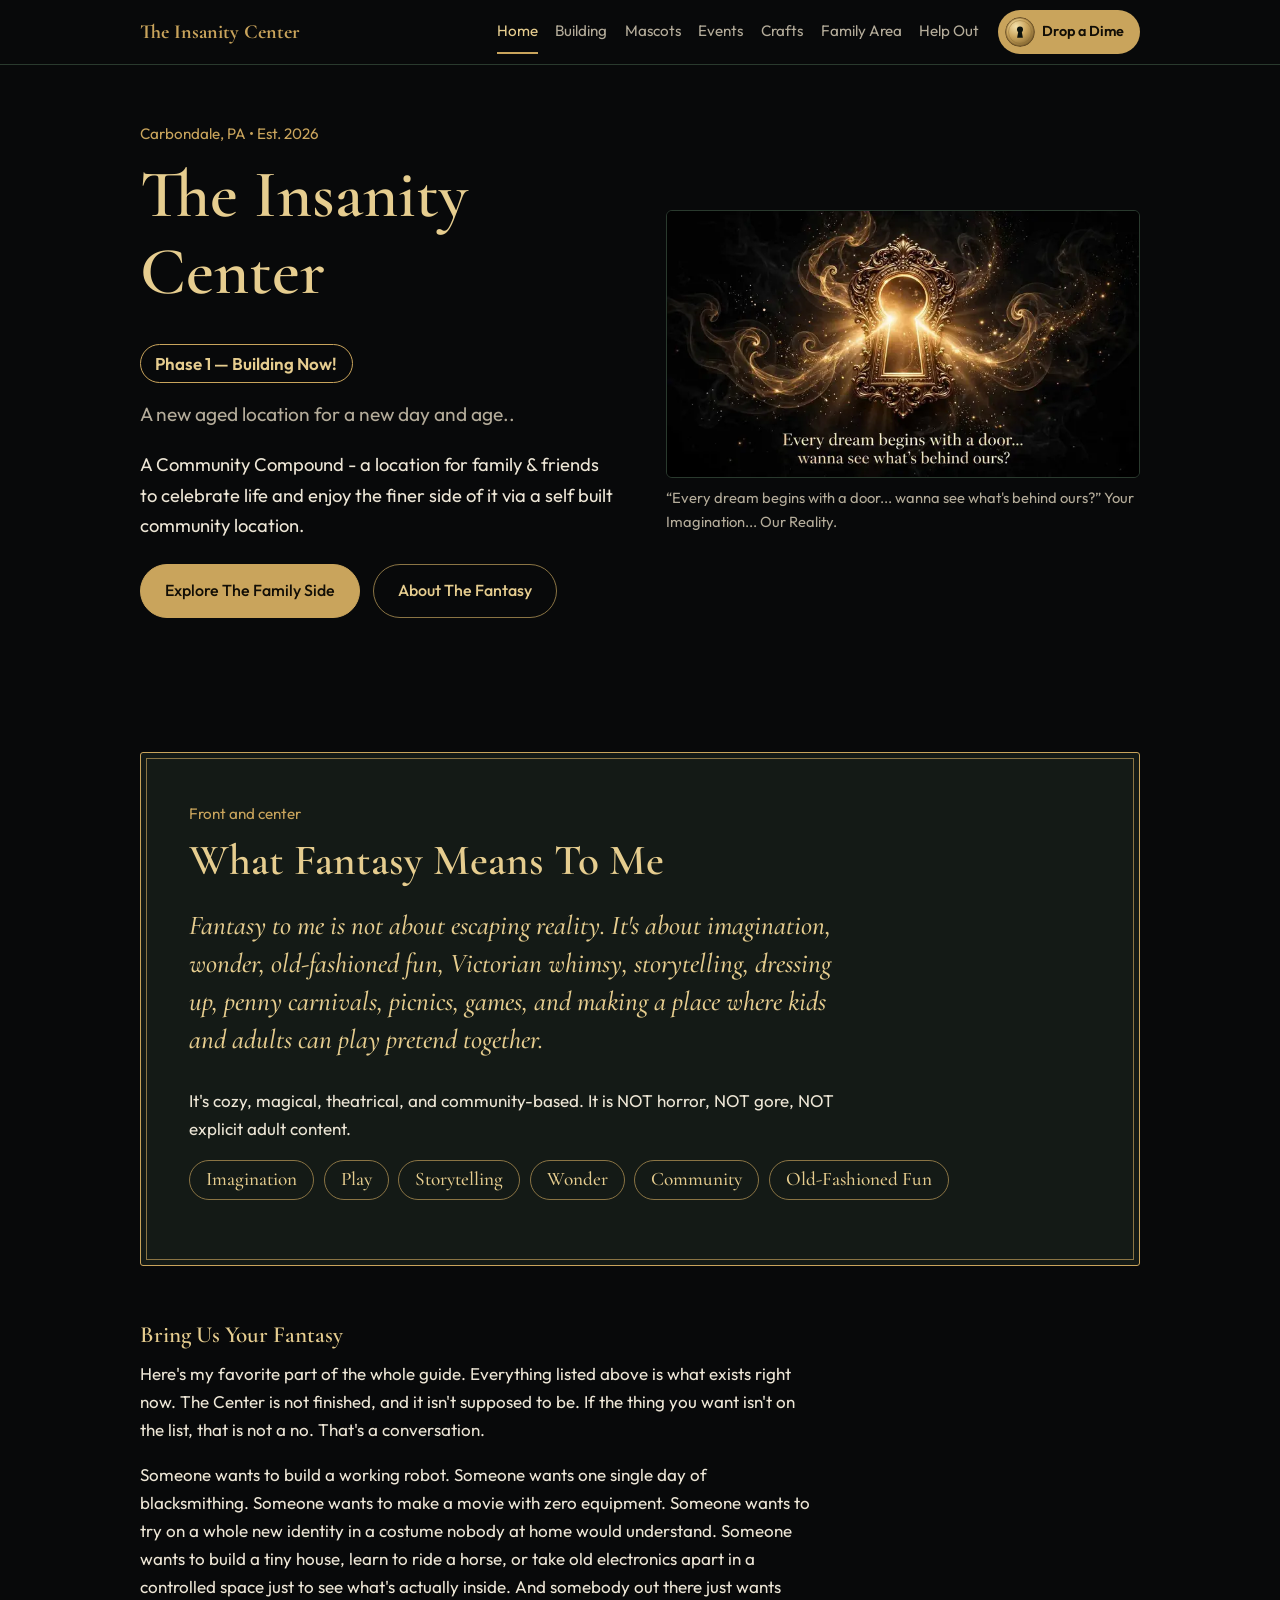
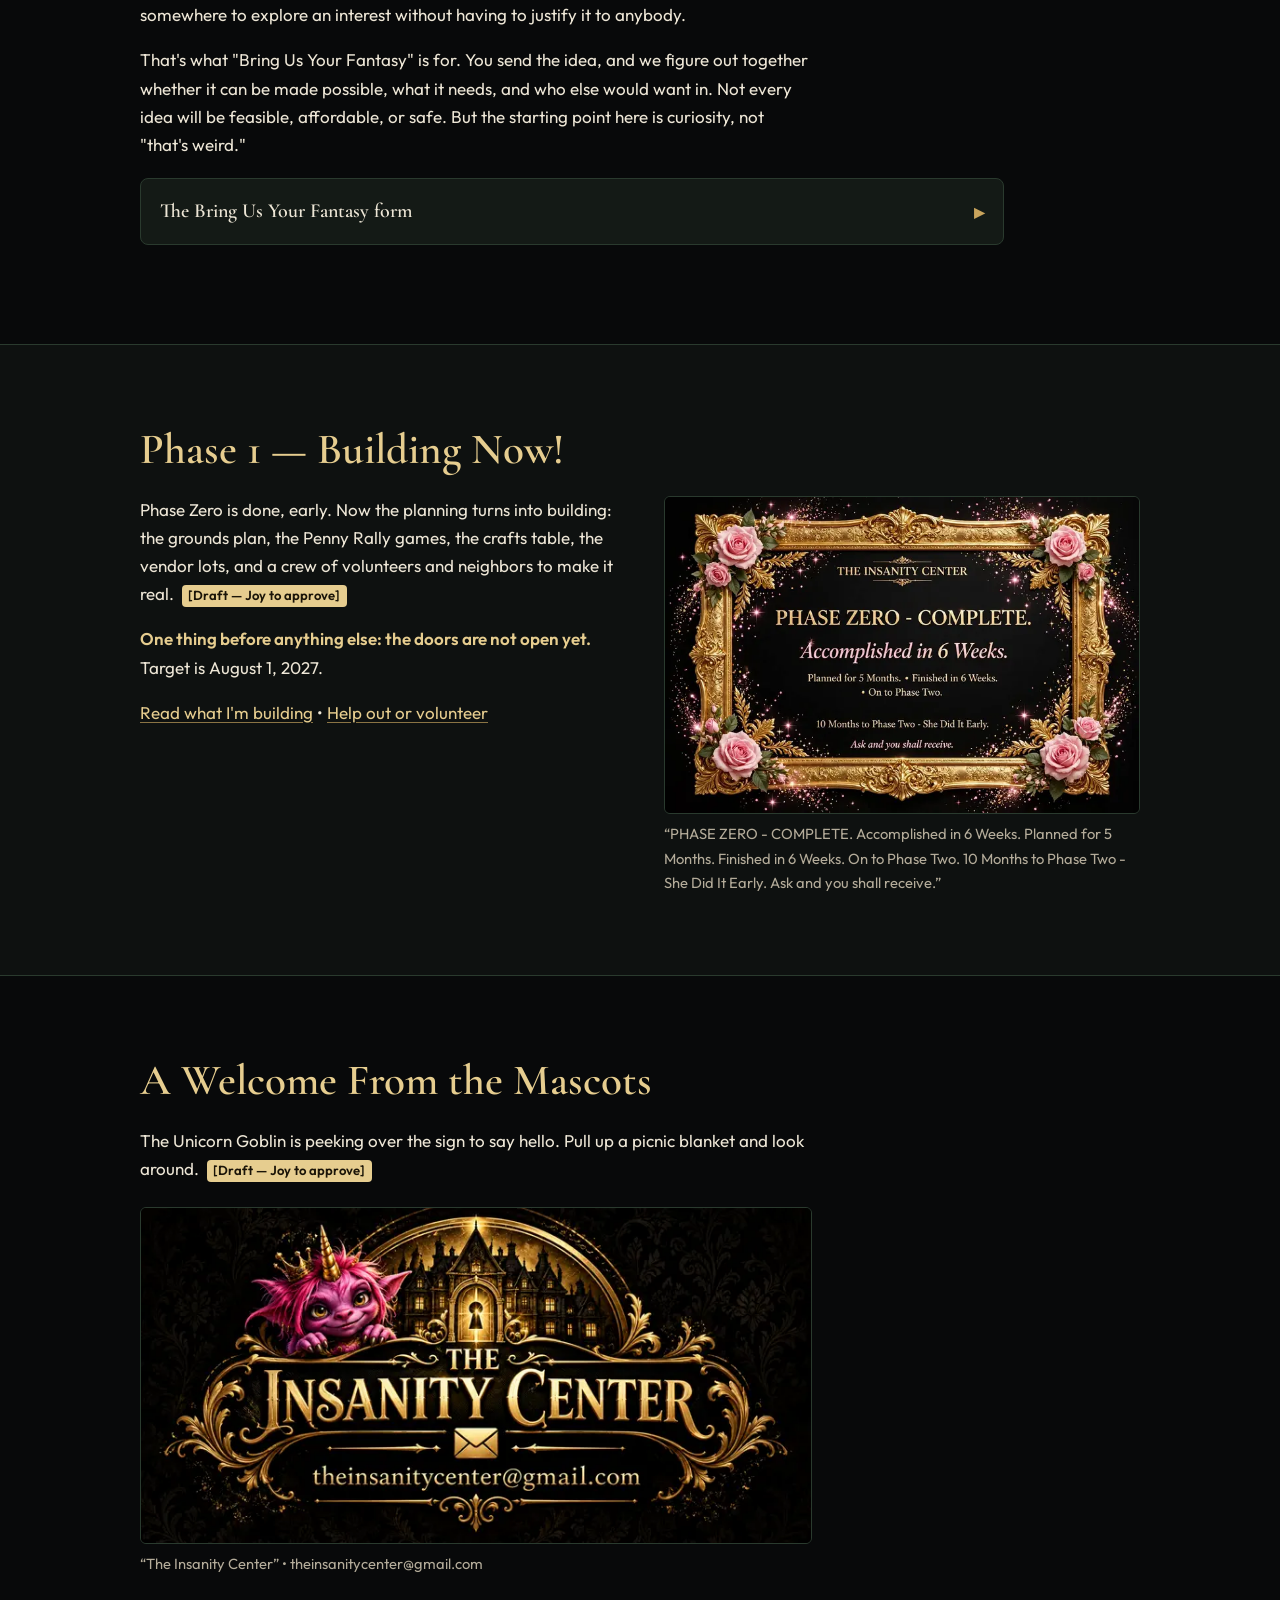
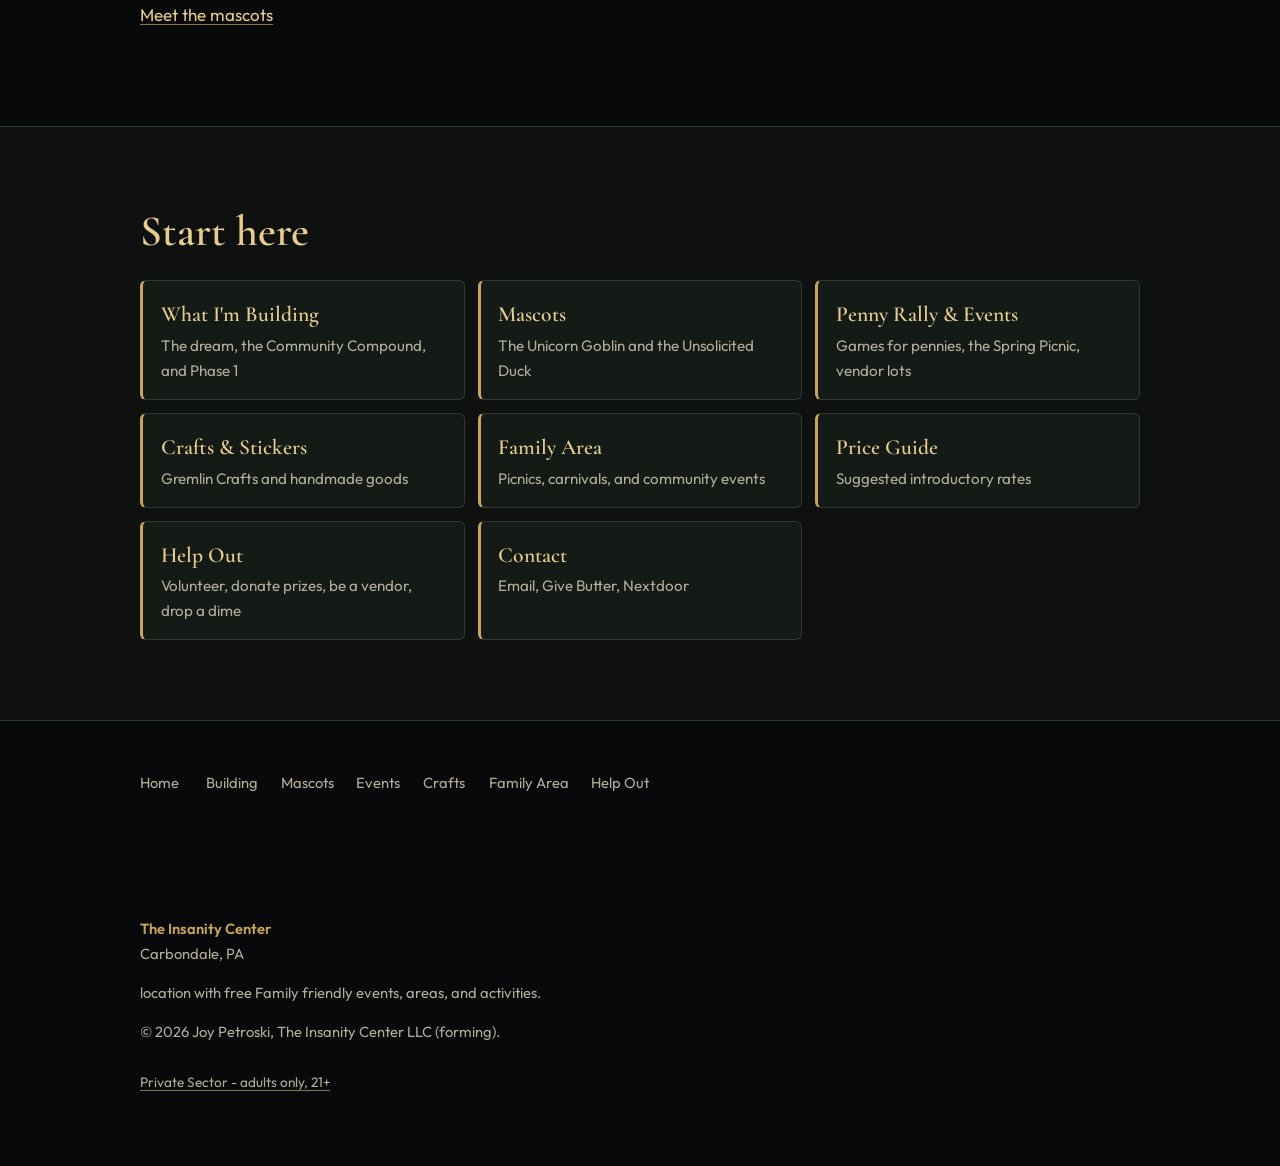
<file: index.html>
<!DOCTYPE html>
<html lang="en">
<head>
<meta charset="utf-8">
<meta name="viewport" content="width=device-width, initial-scale=1">
<meta http-equiv="Content-Security-Policy" content="default-src 'self'; script-src 'self'; style-src 'self'; img-src 'self' data: blob:; font-src 'self'; connect-src 'self'; object-src 'none'; base-uri 'self'; form-action 'none'">
<meta name="referrer" content="strict-origin-when-cross-origin">
<title>The Insanity Center | Family Community Grounds, Carbondale PA</title>
<meta name="description" content="A Community Compound in Carbondale, PA. Phase 1 is building now: picnics, penny carnivals, crafts, vendors and old-fashioned fun for family and friends.">
<meta name="robots" content="index, follow, max-image-preview:large">
<link rel="canonical" href="https://theinsanitycenter.github.io/">
<meta name="theme-color" content="#08090a">
<meta name="color-scheme" content="dark">
<meta property="og:type" content="website">
<meta property="og:site_name" content="The Insanity Center">
<meta property="og:title" content="The Insanity Center | Family Community Grounds, Carbondale PA">
<meta property="og:description" content="A Community Compound in Carbondale, PA. Phase 1 is building now: picnics, penny carnivals, crafts, vendors and old-fashioned fun for family and friends.">
<meta property="og:url" content="https://theinsanitycenter.github.io/">
<meta property="og:image" content="https://theinsanitycenter.github.io/assets/og-home.jpg">
<meta property="og:image:width" content="1200">
<meta property="og:image:height" content="630">
<meta property="og:image:alt" content="Gold keyhole emblem of The Insanity Center on black">
<meta property="og:locale" content="en_US">
<meta name="twitter:card" content="summary_large_image">
<meta name="twitter:title" content="The Insanity Center | Family Community Grounds, Carbondale PA">
<meta name="twitter:description" content="A Community Compound in Carbondale, PA. Phase 1 is building now: picnics, penny carnivals, crafts, vendors and old-fashioned fun for family and friends.">
<meta name="twitter:image" content="https://theinsanitycenter.github.io/assets/og-home.jpg">
<link rel="icon" type="image/png" sizes="96x96" href="/assets/favicon-96.png">
<link rel="apple-touch-icon" sizes="180x180" href="/assets/apple-touch-icon-180.png">
<link rel="preload" href="/assets/fonts/f03.woff2" as="font" type="font/woff2" crossorigin>
<link rel="preload" href="/assets/fonts/f10.woff2" as="font" type="font/woff2" crossorigin>
<link rel="stylesheet" href="/assets/fonts/fonts.css?v=b7e2710a22" integrity="sha384-qKVxPdnwD+Li+3Ar+E51vGWBo7RTDN0mrmSzd9RDrRIM9FEdz81FLAuw76THwa/L">
<link rel="stylesheet" href="/assets/css/style.css?v=3e1d898901" integrity="sha384-KJkz1vbqaySVlraEfFz33W5gWxZH4SwCb9wuevIZpUyemNhDwLWr6FtDASW7sseJ">
<script src="/assets/js/js-flag.js?v=a10dbeff71" integrity="sha384-lD6oIhJ2fzyH7cn+QBLyHoZL2n7DC3nglmnKhx93wy6w0YYb8fJpPWF8M8F2ck5L"></script>
<script type="application/ld+json">
{
  "@context": "https://schema.org",
  "@graph": [
    {
      "@type": "Organization",
      "@id": "https://theinsanitycenter.github.io/#org",
      "name": "The Insanity Center",
      "alternateName": "The Insanity Plantation",
      "url": "https://theinsanitycenter.github.io/",
      "logo": "https://theinsanitycenter.github.io/assets/apple-touch-icon-180.png",
      "image": "https://theinsanitycenter.github.io/assets/og-home.jpg",
      "description": "A Community Compound in Carbondale, PA with public, all-ages grounds for community events: BBQs, potlucks, picnics, holiday parties, carnival days, car meets, vendor markets, bonfires and workshops.",
      "email": "theinsanitycenter@gmail.com",
      "foundingDate": "2026",
      "founder": { "@type": "Person", "name": "Joy Petroski" },
      "address": { "@type": "PostalAddress", "addressLocality": "Carbondale", "addressRegion": "PA", "addressCountry": "US" },
      "areaServed": ["Carbondale, PA", "Scranton, PA"]
    },
    {
      "@type": "WebSite",
      "@id": "https://theinsanitycenter.github.io/#website",
      "url": "https://theinsanitycenter.github.io/",
      "name": "The Insanity Center",
      "inLanguage": "en-US",
      "publisher": { "@id": "https://theinsanitycenter.github.io/#org" }
    }
  ]
}
</script>
</head>
<body>
<a class="skip-link" href="#main">Skip to content</a>

<header class="nav">
  <div class="nav-inner">
    <a class="nav-brand" href="/">The Insanity Center</a>
    <button class="nav-toggle" type="button" aria-expanded="false" aria-controls="nav-menu" aria-label="Menu">&#9776;</button>
    <nav aria-label="Main">
      <ul class="nav-links" id="nav-menu">
        <li><a href="/" aria-current="page">Home</a></li>
        <li><a href="/building.html">Building</a></li>
        <li><a href="/mascots.html">Mascots</a></li>
        <li><a href="/events.html">Events</a></li>
        <li><a href="/crafts.html">Crafts</a></li>
        <li><a href="/family.html">Family Area</a></li>
        <li><a href="/help.html">Help Out</a></li>
      </ul>
    </nav>
    <a class="nav-dime" href="https://givebutter.com/untitled-campaign-brpbau" rel="noopener noreferrer"><img class="coin" src="/assets/img/dime-coin.svg" alt="" width="26" height="26">Drop a Dime</a>
  </div>
</header>

<main id="main">

  <!-- welcome -->
  <section class="wrap hero" aria-labelledby="home-title">
    <div class="hero-grid">
      <div>
        <p class="kicker">Carbondale, PA &bull; Est. 2026</p>
        <h1 id="home-title">The Insanity Center</h1>
        <p class="phase">Phase 1 &mdash; Building Now!</p>
        <p class="hero-tagline">A new aged location for a new day and age..</p>
        <p class="hero-what">A Community Compound - a location for family &amp; friends to celebrate life and enjoy the finer side of it via a self built community location.</p>
        <div class="hero-actions">
          <a class="btn btn-gold btn-big" href="/family.html">Explore The Family Side</a>
          <a class="btn btn-line btn-big" href="#fantasy">About The Fantasy</a>
        </div>
      </div>
      <figure class="pic">
        <a href="/assets/img/keyhole-door.webp"><img src="/assets/img/keyhole-door-720.webp" srcset="/assets/img/keyhole-door-720.webp 720w, /assets/img/keyhole-door.webp 1400w" sizes="(max-width: 860px) 92vw, 500px" alt="A glowing gold keyhole door at the end of a candlelit path, with the words: Every dream begins with a door... wanna see what's behind ours?" width="720" height="405" fetchpriority="high"></a>
        <figcaption>&ldquo;Every dream begins with a door... wanna see what's behind ours?&rdquo; Your Imagination... Our Reality.</figcaption>
      </figure>
    </div>
  </section>

  <!-- what fantasy means to me: front and center -->
  <section class="section" id="fantasy">
    <div class="wrap">
      <div class="frame frame-panel">
        <p class="kicker">Front and center</p>
        <h2>What Fantasy Means To Me</h2>
        <p class="fantasy-lead">Fantasy to me is not about escaping reality. It's about imagination, wonder, old-fashioned fun, Victorian whimsy, storytelling, dressing up, penny carnivals, picnics, games, and making a place where kids and adults can play pretend together.</p>
        <p>It's cozy, magical, theatrical, and community-based. It is NOT horror, NOT gore, NOT explicit adult content.</p>
        <ul class="wonder-list" aria-label="What fantasy means here">
          <li>Imagination</li>
          <li>Play</li>
          <li>Storytelling</li>
          <li>Wonder</li>
          <li>Community</li>
          <li>Old-Fashioned Fun</li>
        </ul>
      </div>

      <h3 class="mt-xl">Bring Us Your Fantasy</h3>
      <p>Here's my favorite part of the whole guide. Everything listed above is what exists right now. The Center is not finished, and it isn't supposed to be. If the thing you want isn't on the list, that is not a no. That's a conversation.</p>
      <p>Someone wants to build a working robot. Someone wants one single day of blacksmithing. Someone wants to make a movie with zero equipment. Someone wants to try on a whole new identity in a costume nobody at home would understand. Someone wants to build a tiny house, learn to ride a horse, or take old electronics apart in a controlled space just to see what's actually inside. And somebody out there just wants somewhere to explore an interest without having to justify it to anybody.</p>
      <p>That's what "Bring Us Your Fantasy" is for. You send the idea, and we figure out together whether it can be made possible, what it needs, and who else would want in. Not every idea will be feasible, affordable, or safe. But the starting point here is curiosity, not "that's weird."</p>
      <details class="doc">
        <summary>The Bring Us Your Fantasy form <span class="chev">&#9656;</span></summary>
        <div class="doc-body">
          <p>Here's the whole form, right out in the open, so you know exactly what we'd ask of you:</p>
          <ol>
            <li>Your name / scene name + age (18+ to submit. Private-sector ideas: 21+ vetted members only.)</li>
            <li>The fantasy, in your own words. What happens? What does it look like?</li>
            <li>Solo thing, group thing, or an event for the whole grounds?</li>
            <li>Which side: public (all ages) or private (21+ members)?</li>
            <li>Rough budget in mind, even if the honest answer is "none yet"</li>
            <li>Gear, space, or skills you're bringing to the table?</li>
            <li>Safety concerns you've already thought about?</li>
            <li>Timeline: one afternoon, a weekend, or something recurring?</li>
          </ol>
          <div class="copy-row">
            <button class="copy-btn" type="button" data-copy="fantasy">Copy fantasy submission</button>
            <span class="copy-hint" role="status">Then email it to the Center.</span>
          </div>
          <script type="text/plain" data-copy-src="fantasy">
*BRING US YOUR FANTASY - Submission Form*
_The Insanity Center - Carbondale, PA_

1. Your name / scene name + age (18+ to submit. Private-sector ideas: 21+ vetted members only.)
2. The fantasy, in your own words. What happens? What does it look like? Go ahead, be specific.
3. Solo thing, group thing, or an event for the whole grounds?
4. Which side: public (all ages) or private (21+ members)?
5. Rough budget in mind, even if the honest answer is "none yet"
6. Gear, space, or skills you're bringing to the table?
7. Safety concerns you've already thought about?
8. Timeline: one afternoon, a weekend, or something recurring?

> Not every idea can be built. Some need permits, some need money, some need more room than we have yet. But the starting point is curiosity, not dismissal. Send it and let's find out together.
          </script>
          <div class="copy-row">
            <a class="btn btn-line" href="mailto:theinsanitycenter@gmail.com?subject=Bring%20Us%20Your%20Fantasy">Email Your Fantasy</a>
          </div>
        </div>
      </details>
    </div>
  </section>

  <!-- phase 1 -->
  <section class="section section-alt" id="phase-1">
    <div class="wrap">
      <h2>Phase 1 &mdash; Building Now!</h2>
      <div class="split">
        <div>
          <p>Phase Zero is done, early. Now the planning turns into building: the grounds plan, the Penny Rally games, the crafts table, the vendor lots, and a crew of volunteers and neighbors to make it real. <span class="draft">[Draft &mdash; Joy to approve]</span></p>
          <p><strong>One thing before anything else: the doors are not open yet.</strong> Target is August 1, 2027.</p>
          <p><a href="/building.html">Read what I'm building</a> &bull; <a href="/help.html">Help out or volunteer</a></p>
        </div>
        <figure class="split-media">
          <a href="/assets/img/phase-zero-complete.webp"><img src="/assets/img/phase-zero-complete-720.webp" alt="Phase Zero Complete poster: planned for 5 months, finished in 6 weeks" width="720" height="480" loading="lazy" decoding="async"></a>
          <figcaption>&ldquo;PHASE ZERO - COMPLETE. Accomplished in 6 Weeks. Planned for 5 Months. Finished in 6 Weeks. On to Phase Two. 10 Months to Phase Two - She Did It Early. Ask and you shall receive.&rdquo;</figcaption>
        </figure>
      </div>
    </div>
  </section>

  <!-- mascot welcome -->
  <section class="section" id="welcome">
    <div class="wrap">
      <h2>A Welcome From the Mascots</h2>
      <p>The Unicorn Goblin is peeking over the sign to say hello. Pull up a picnic blanket and look around. <span class="draft">[Draft &mdash; Joy to approve]</span></p>
      <figure class="pic">
        <a href="/assets/img/banner-gremlin.webp"><img src="/assets/img/banner-gremlin-720.webp" alt="A pink unicorn goblin with a gold crown peeks over The Insanity Center sign, with a candlelit mansion and keyhole door behind it" width="720" height="360" loading="lazy" decoding="async"></a>
        <figcaption>&ldquo;The Insanity Center&rdquo; &bull; theinsanitycenter@gmail.com</figcaption>
      </figure>
      <p><a href="/mascots.html">Meet the mascots</a></p>
    </div>
  </section>

  <!-- start here -->
  <section class="section section-alt" aria-labelledby="start-title">
    <div class="wrap">
      <h2 id="start-title">Start here</h2>
      <ul class="page-list">
        <li><a href="/building.html"><span class="label">What I'm Building</span><span class="sub">The dream, the Community Compound, and Phase 1</span></a></li>
        <li><a href="/mascots.html"><span class="label">Mascots</span><span class="sub">The Unicorn Goblin and the Unsolicited Duck</span></a></li>
        <li><a href="/events.html"><span class="label">Penny Rally &amp; Events</span><span class="sub">Games for pennies, the Spring Picnic, vendor lots</span></a></li>
        <li><a href="/crafts.html"><span class="label">Crafts &amp; Stickers</span><span class="sub">Gremlin Crafts and handmade goods</span></a></li>
        <li><a href="/family.html"><span class="label">Family Area</span><span class="sub">Picnics, carnivals, and community events</span></a></li>
        <li><a href="/family.html#prices"><span class="label">Price Guide</span><span class="sub">Suggested introductory rates</span></a></li>
        <li><a href="/help.html"><span class="label">Help Out</span><span class="sub">Volunteer, donate prizes, be a vendor, drop a dime</span></a></li>
        <li><a href="/help.html#contact"><span class="label">Contact</span><span class="sub">Email, Give Butter, Nextdoor</span></a></li>
      </ul>
    </div>
  </section>

</main>

<footer class="footer">
  <div class="wrap">
    <nav class="footer-nav" aria-label="Footer">
      <ul>
        <li><a href="/">Home</a></li>
        <li><a href="/building.html">Building</a></li>
        <li><a href="/mascots.html">Mascots</a></li>
        <li><a href="/events.html">Events</a></li>
        <li><a href="/crafts.html">Crafts</a></li>
        <li><a href="/family.html">Family Area</a></li>
        <li><a href="/help.html">Help Out</a></li>
      </ul>
    </nav>
    <img class="seal" src="/assets/img/home-keyhole-480.webp" alt="" loading="lazy" decoding="async" width="480" height="480">
    <p><strong class="gold">The Insanity Center</strong><br>Carbondale, PA</p>
    <p>location with free Family friendly events, areas, and activities.</p>
    <p class="footer-legal">&copy; 2026 Joy Petroski, The Insanity Center LLC (forming).</p>
    <p class="footer-private"><a href="/private/">Private Sector - adults only, 21+</a></p>
  </div>
</footer>

<script src="/assets/js/main.js?v=67ceb43750" defer integrity="sha384-5Y7FRRxta6pqW1fzTTjXp4IBzd2CHFO+cErWfNIw+jNUbUuGhH/JHCs48PM9zSwQ"></script>
</body>
</html>
</file>
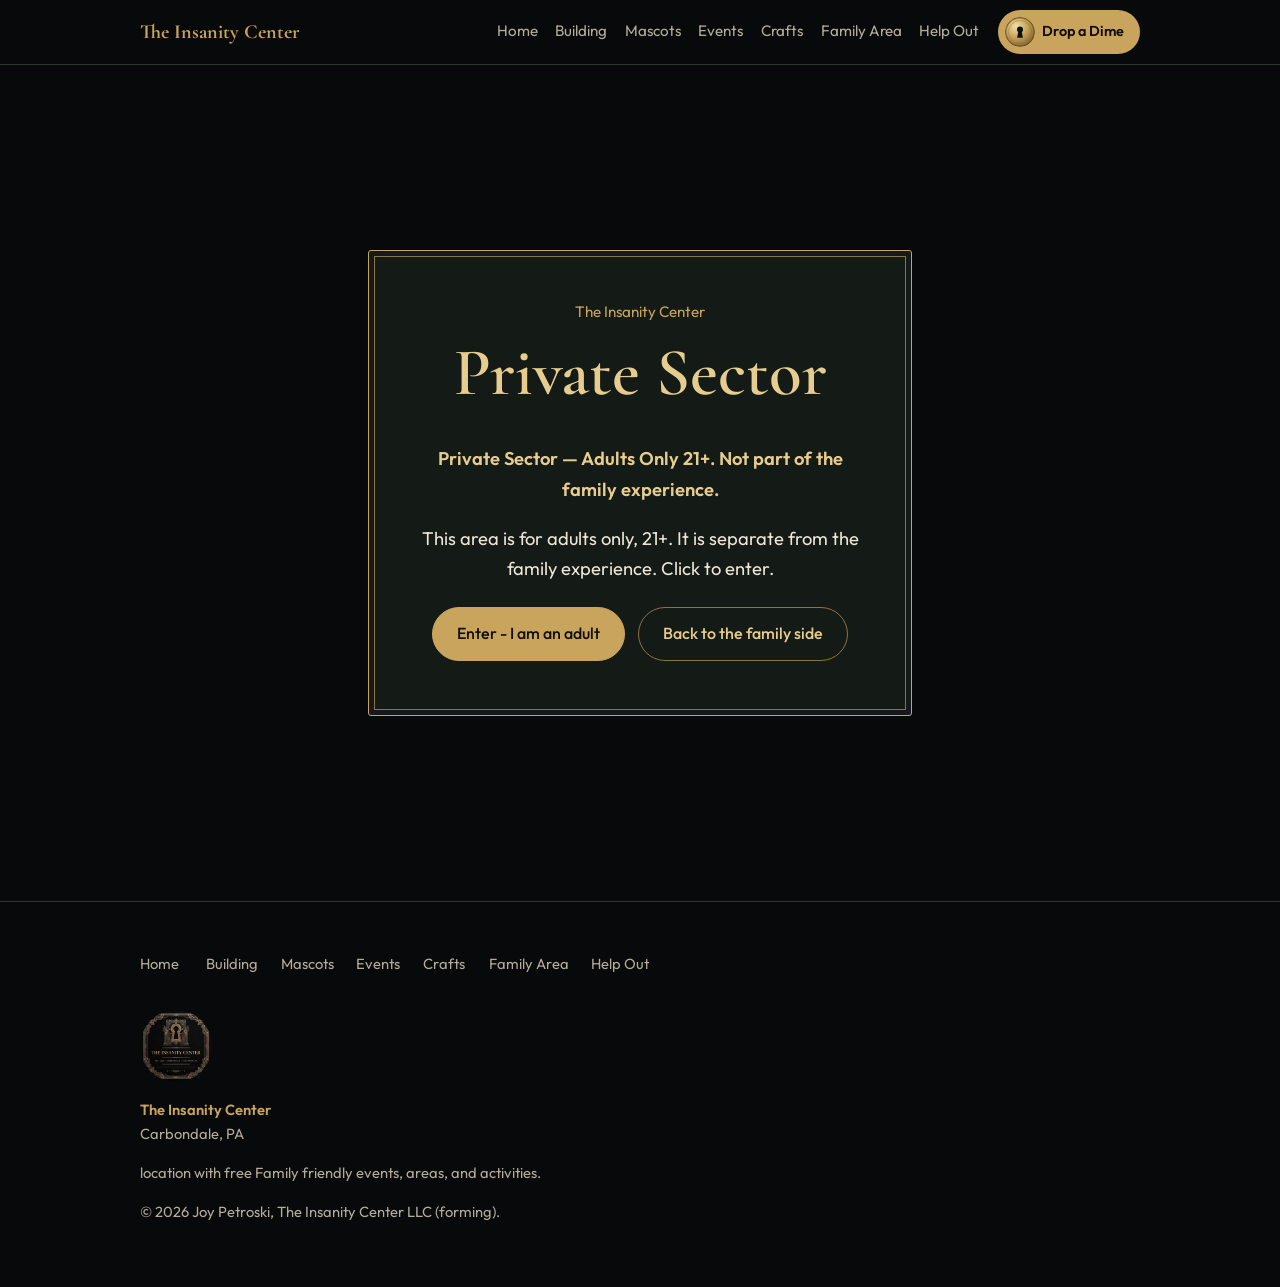
<file: private/index.html>
<!DOCTYPE html>
<html lang="en">
<head>
<meta charset="utf-8">
<meta name="viewport" content="width=device-width, initial-scale=1">
<meta http-equiv="Content-Security-Policy" content="default-src 'self'; script-src 'self'; style-src 'self'; img-src 'self' data: blob:; font-src 'self'; connect-src 'self'; object-src 'none'; base-uri 'self'; form-action 'none'">
<meta name="referrer" content="strict-origin-when-cross-origin">
<title>Private Sector - Adults Only, 21+ | The Insanity Center</title>
<meta name="description" content="Private Sector landing page. This area is for adults only, 21+.">
<meta name="robots" content="noindex, nofollow">
<link rel="canonical" href="https://theinsanitycenter.github.io/private/">
<meta name="theme-color" content="#070b08">
<meta name="color-scheme" content="dark">
<link rel="icon" type="image/png" sizes="96x96" href="/assets/favicon-96.png">
<link rel="apple-touch-icon" sizes="180x180" href="/assets/apple-touch-icon-180.png">
<link rel="preload" href="/assets/fonts/f03.woff2" as="font" type="font/woff2" crossorigin>
<link rel="preload" href="/assets/fonts/f10.woff2" as="font" type="font/woff2" crossorigin>
<link rel="stylesheet" href="/assets/fonts/fonts.css?v=b7e2710a22" integrity="sha384-qKVxPdnwD+Li+3Ar+E51vGWBo7RTDN0mrmSzd9RDrRIM9FEdz81FLAuw76THwa/L">
<link rel="stylesheet" href="/assets/css/style.css?v=3e1d898901" integrity="sha384-KJkz1vbqaySVlraEfFz33W5gWxZH4SwCb9wuevIZpUyemNhDwLWr6FtDASW7sseJ">
<script src="/assets/js/js-flag.js?v=a10dbeff71" integrity="sha384-lD6oIhJ2fzyH7cn+QBLyHoZL2n7DC3nglmnKhx93wy6w0YYb8fJpPWF8M8F2ck5L"></script>
</head>
<body>
<a class="skip-link" href="#main">Skip to content</a>

<header class="nav">
  <div class="nav-inner">
    <a class="nav-brand" href="/">The Insanity Center</a>
    <button class="nav-toggle" type="button" aria-expanded="false" aria-controls="nav-menu" aria-label="Menu">&#9776;</button>
    <nav aria-label="Main">
      <ul class="nav-links" id="nav-menu">
        <li><a href="/">Home</a></li>
        <li><a href="/building.html">Building</a></li>
        <li><a href="/mascots.html">Mascots</a></li>
        <li><a href="/events.html">Events</a></li>
        <li><a href="/crafts.html">Crafts</a></li>
        <li><a href="/family.html">Family Area</a></li>
        <li><a href="/help.html">Help Out</a></li>
      </ul>
    </nav>
    <a class="nav-dime" href="https://givebutter.com/untitled-campaign-brpbau" rel="noopener noreferrer"><img class="coin" src="/assets/img/dime-coin.svg" alt="" width="26" height="26">Drop a Dime</a>
  </div>
</header>

<main id="main" class="gate">
  <div class="frame frame-panel gate-card">
    <p class="kicker">The Insanity Center</p>
    <h1>Private Sector</h1>
    <p class="gate-text"><strong>Private Sector &mdash; Adults Only 21+. Not part of the family experience.</strong></p>
    <p class="gate-text">This area is for adults only, 21+. It is separate from the family experience. Click to enter.</p>
    <div class="hero-actions gate-actions">
      <a class="btn btn-gold btn-big" id="gate-enter" href="/private/sector.html">Enter - I am an adult</a>
      <a class="btn btn-line btn-big" href="/">Back to the family side</a>
    </div>
  </div>
</main>


<footer class="footer">
  <div class="wrap">
    <nav class="footer-nav" aria-label="Footer">
      <ul>
        <li><a href="/">Home</a></li>
        <li><a href="/building.html">Building</a></li>
        <li><a href="/mascots.html">Mascots</a></li>
        <li><a href="/events.html">Events</a></li>
        <li><a href="/crafts.html">Crafts</a></li>
        <li><a href="/family.html">Family Area</a></li>
        <li><a href="/help.html">Help Out</a></li>
      </ul>
    </nav>
    <img class="seal" src="/assets/img/home-keyhole-480.webp" alt="" loading="lazy" decoding="async" width="480" height="480">
    <p><strong class="gold">The Insanity Center</strong><br>Carbondale, PA</p>
    <p>location with free Family friendly events, areas, and activities.</p>
    <p class="footer-legal">&copy; 2026 Joy Petroski, The Insanity Center LLC (forming).</p>
  </div>
</footer>

<script src="/assets/js/main.js?v=67ceb43750" defer integrity="sha384-5Y7FRRxta6pqW1fzTTjXp4IBzd2CHFO+cErWfNIw+jNUbUuGhH/JHCs48PM9zSwQ"></script>
<script src="/assets/js/gate.js?v=3a3aba6f9e" defer integrity="sha384-0JpBuQezJRBtU735cFvCbxfhl1LyDTV7coXAXz7cNnNUGCrT9MB/jrHcx8ZYx6hi"></script>
</body>
</html>
</file>
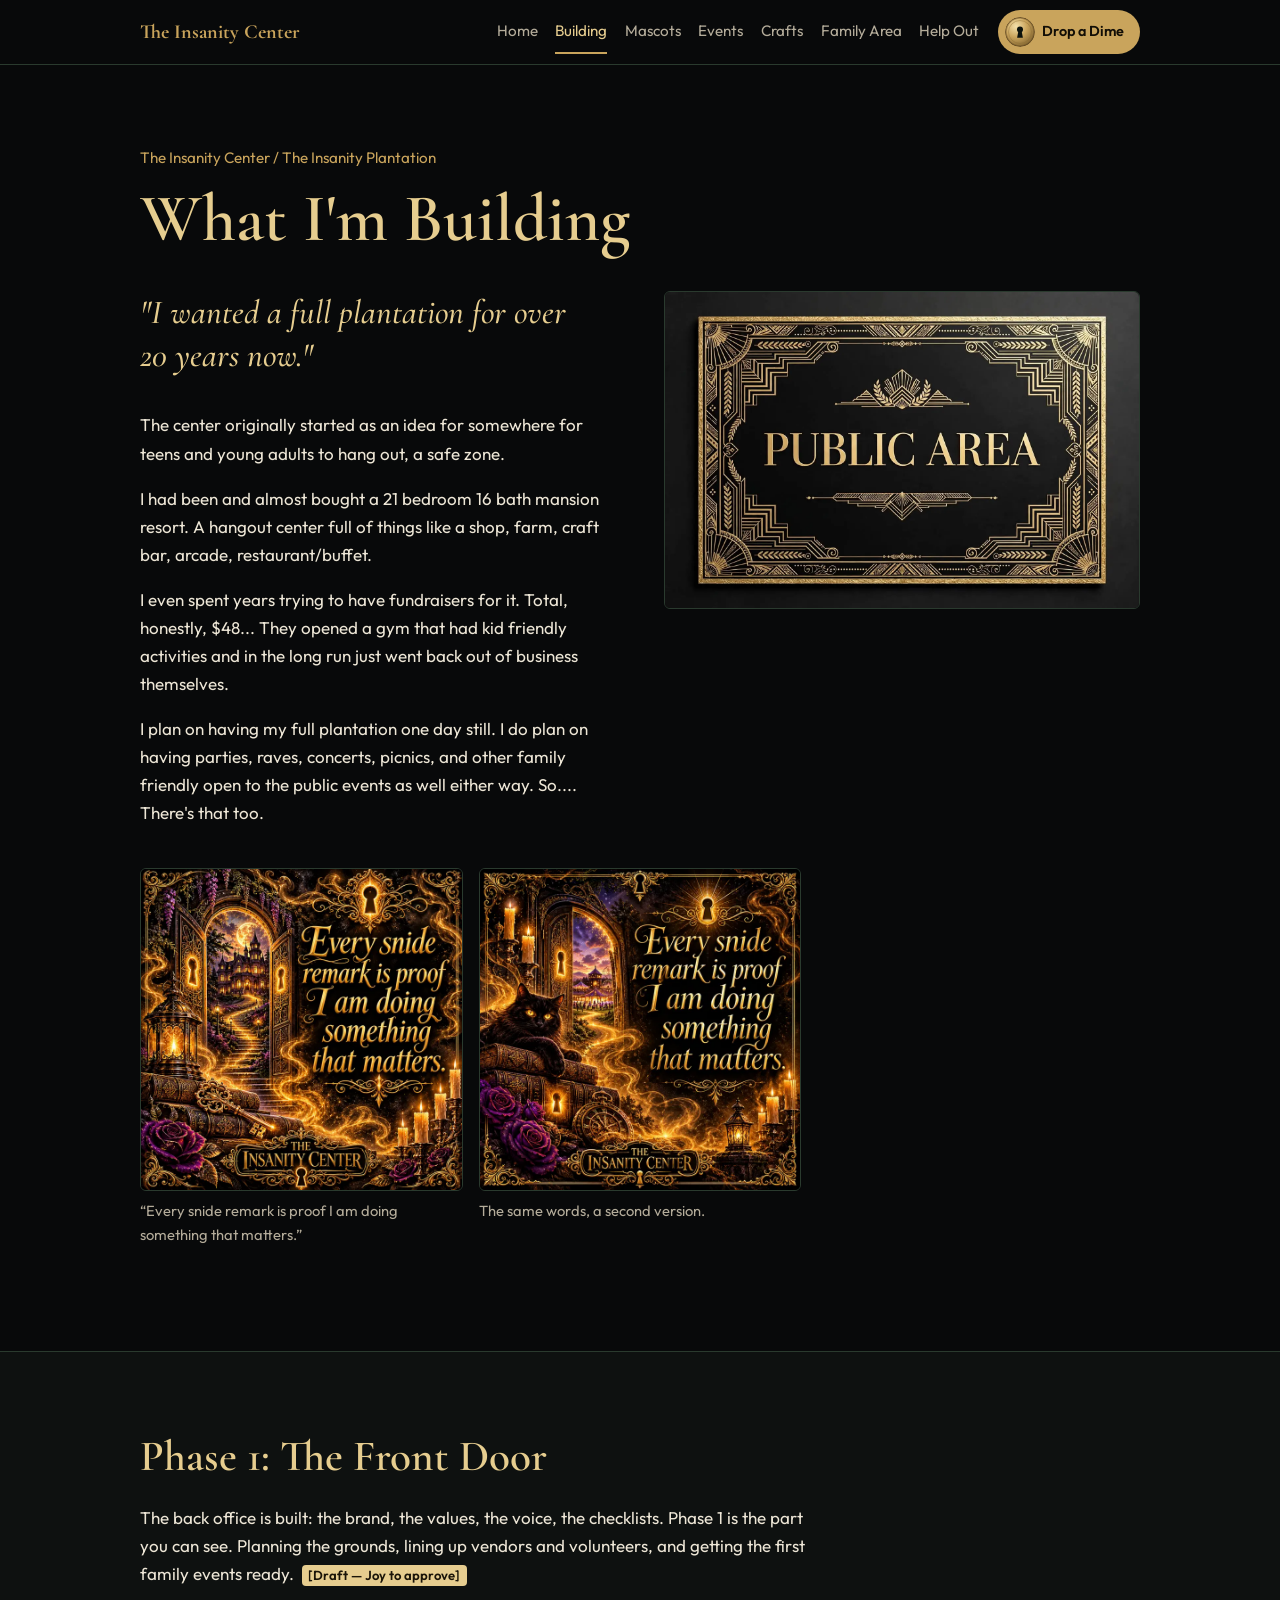
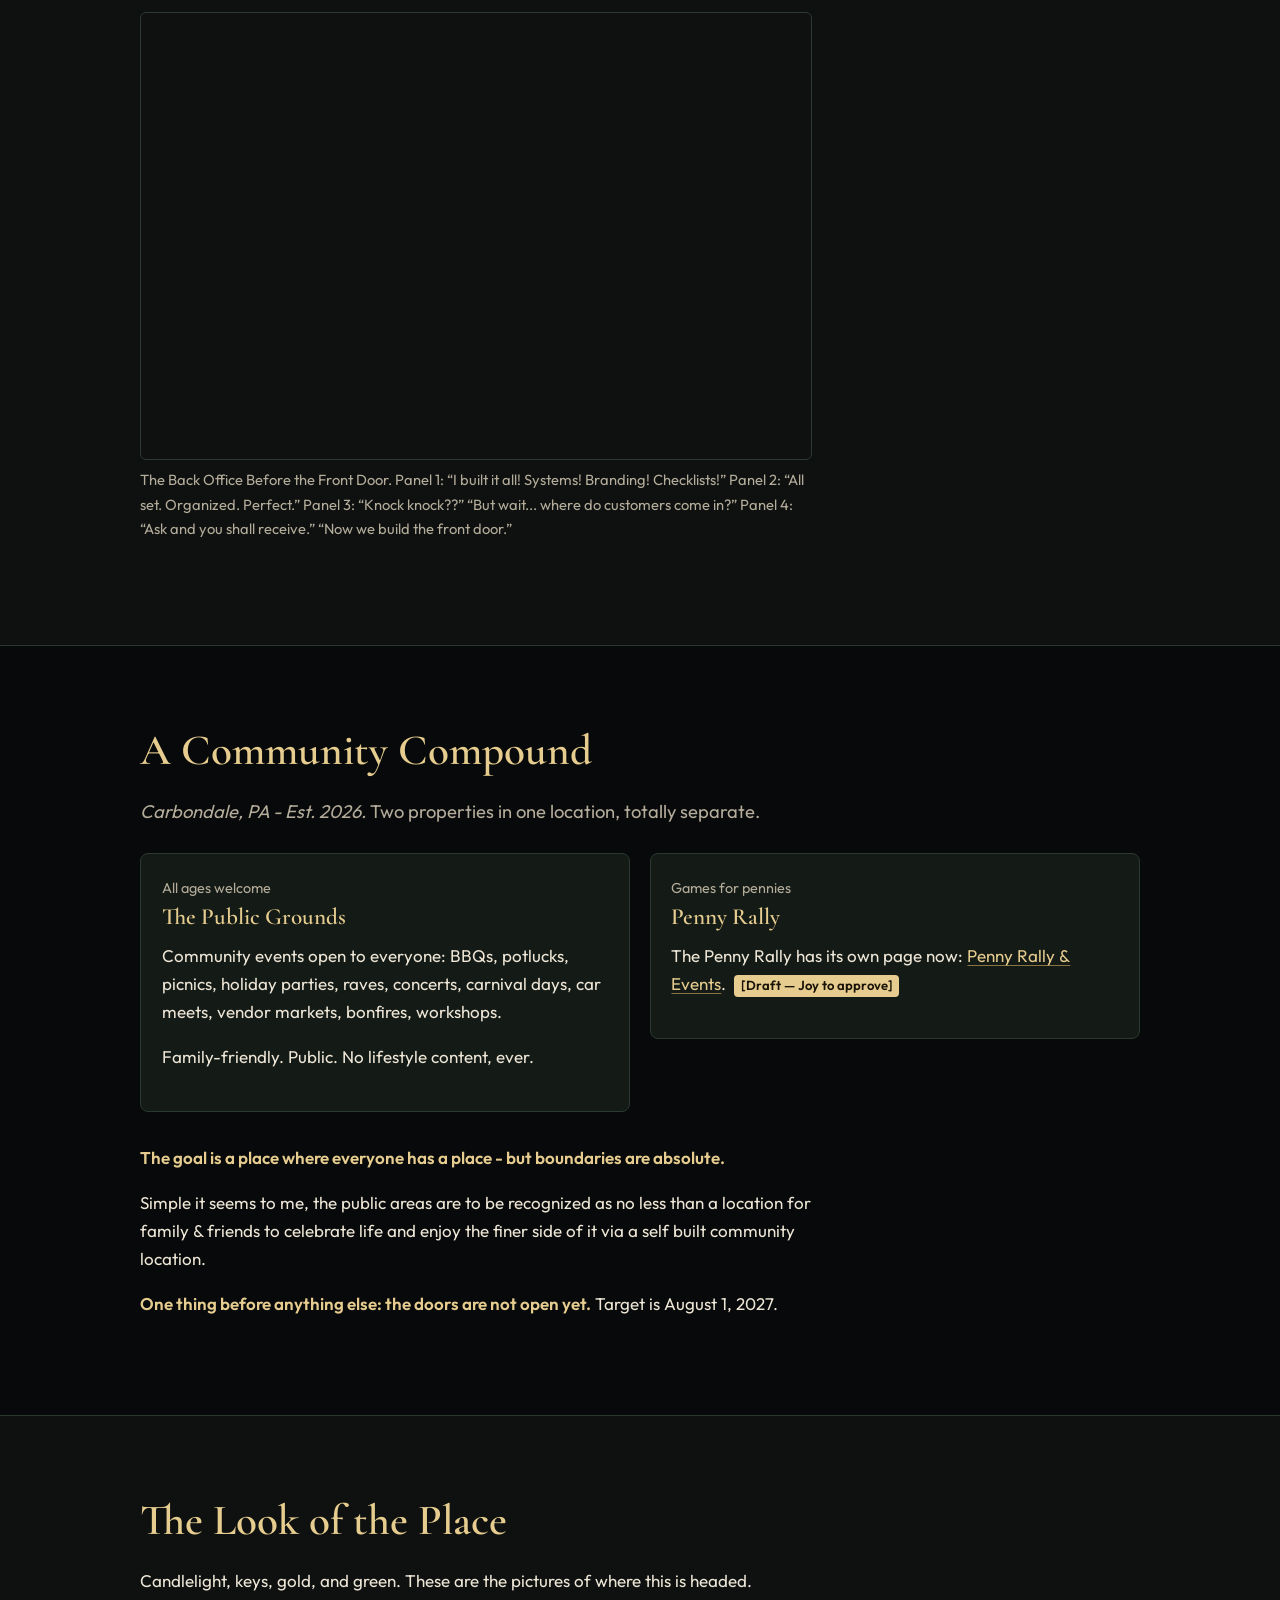
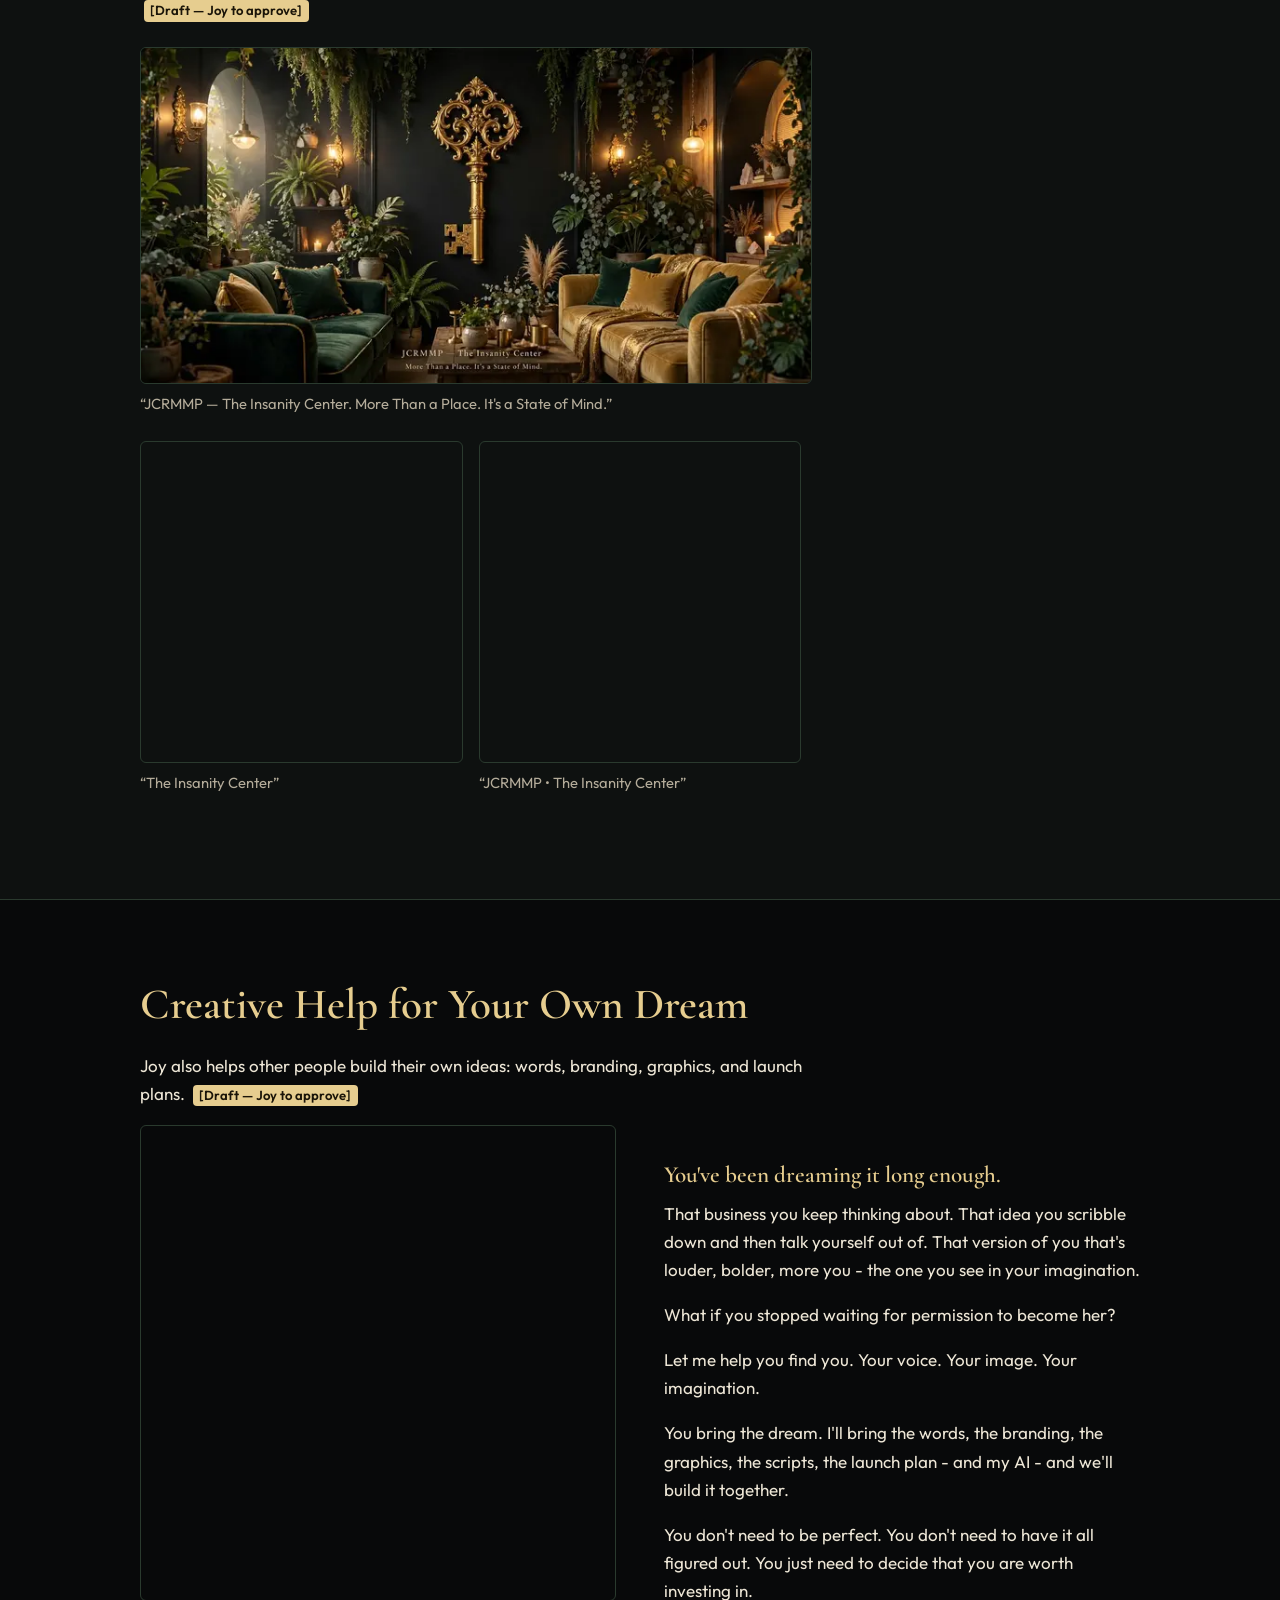
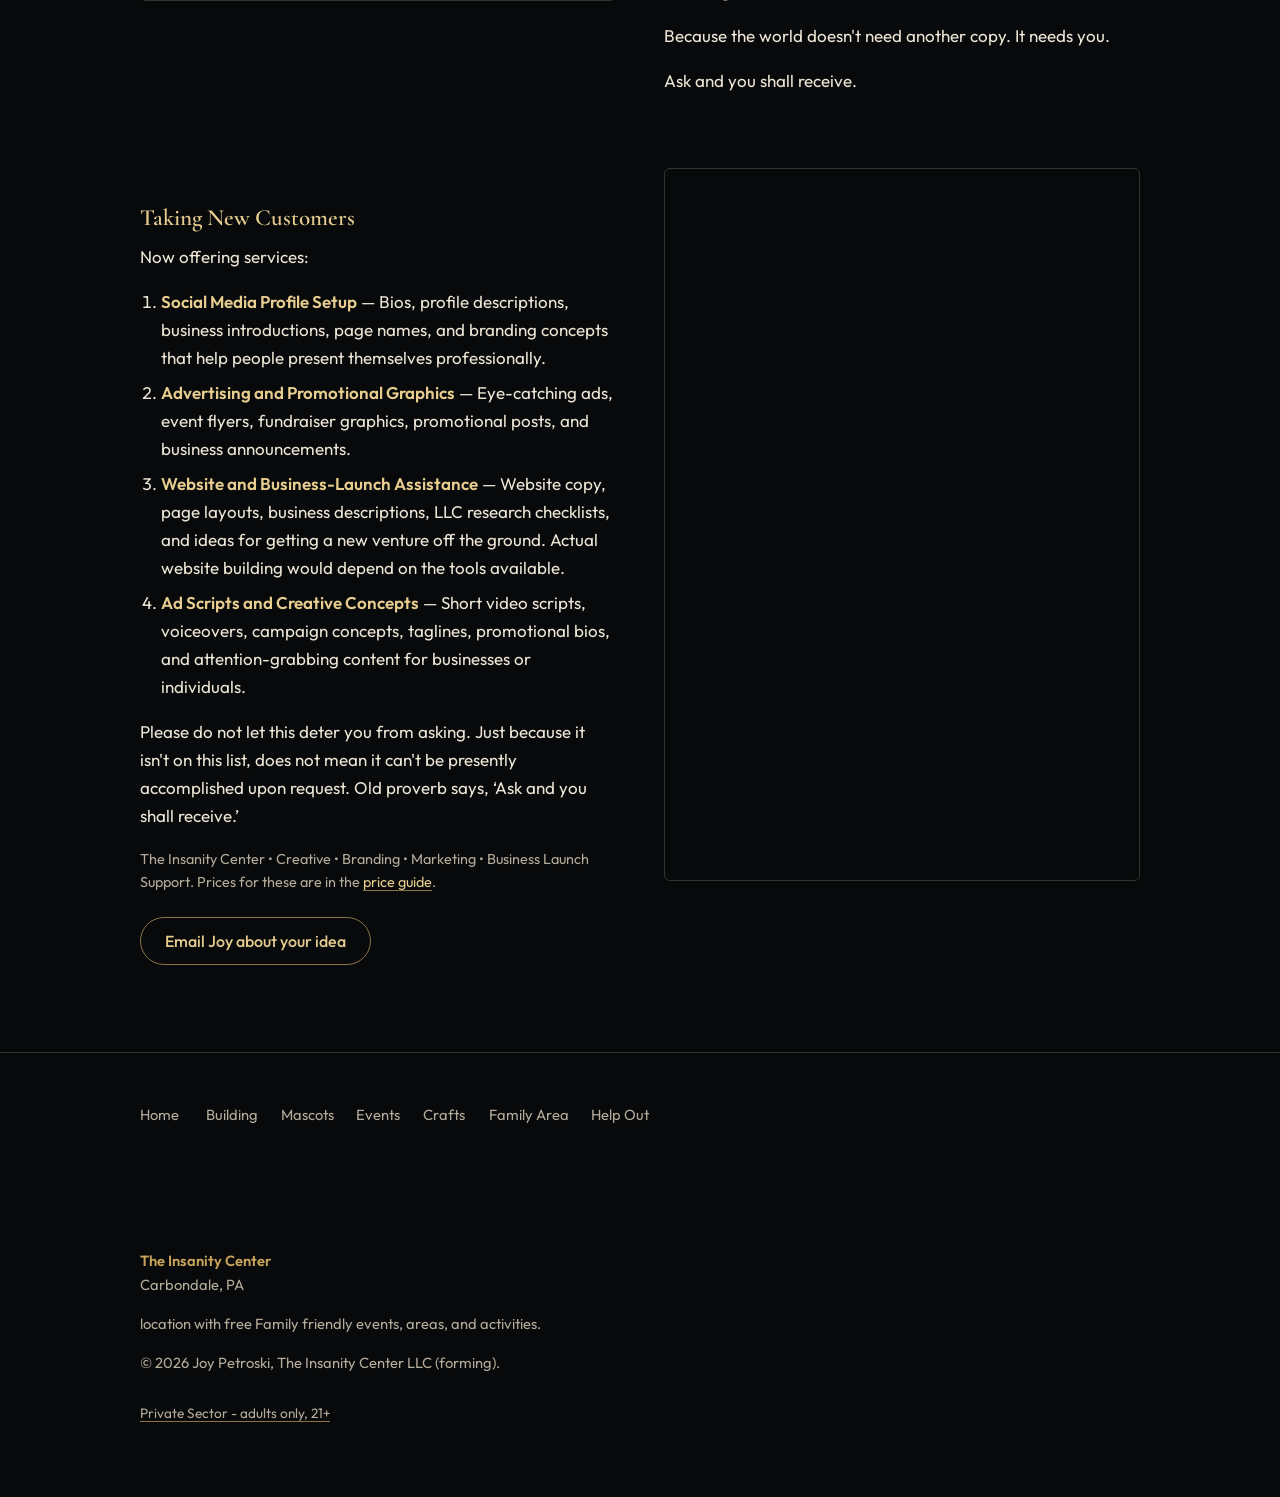
<file: building.html>
<!DOCTYPE html>
<html lang="en">
<head>
<meta charset="utf-8">
<meta name="viewport" content="width=device-width, initial-scale=1">
<meta http-equiv="Content-Security-Policy" content="default-src 'self'; script-src 'self'; style-src 'self'; img-src 'self' data: blob:; font-src 'self'; connect-src 'self'; object-src 'none'; base-uri 'self'; form-action 'none'">
<meta name="referrer" content="strict-origin-when-cross-origin">
<title>What I'm Building | The Insanity Center</title>
<meta name="description" content="Joy's plan for The Insanity Center in Carbondale, PA: the dream, the Community Compound, Phase 1 progress, and creative help for your own dream.">
<meta name="robots" content="index, follow, max-image-preview:large">
<link rel="canonical" href="https://theinsanitycenter.github.io/building.html">
<meta name="theme-color" content="#08090a">
<meta name="color-scheme" content="dark">
<meta property="og:type" content="website">
<meta property="og:site_name" content="The Insanity Center">
<meta property="og:title" content="What I'm Building | The Insanity Center">
<meta property="og:description" content="Joy's plan for The Insanity Center in Carbondale, PA: the dream, the Community Compound, Phase 1 progress, and creative help for your own dream.">
<meta property="og:url" content="https://theinsanitycenter.github.io/building.html">
<meta property="og:image" content="https://theinsanitycenter.github.io/assets/og-home.jpg">
<meta property="og:image:width" content="1200">
<meta property="og:image:height" content="630">
<meta property="og:image:alt" content="Gold keyhole emblem of The Insanity Center on black">
<meta property="og:locale" content="en_US">
<meta name="twitter:card" content="summary_large_image">
<meta name="twitter:title" content="What I'm Building | The Insanity Center">
<meta name="twitter:description" content="Joy's plan for The Insanity Center in Carbondale, PA: the dream, the Community Compound, Phase 1 progress, and creative help for your own dream.">
<meta name="twitter:image" content="https://theinsanitycenter.github.io/assets/og-home.jpg">
<link rel="icon" type="image/png" sizes="96x96" href="/assets/favicon-96.png">
<link rel="apple-touch-icon" sizes="180x180" href="/assets/apple-touch-icon-180.png">
<link rel="preload" href="/assets/fonts/f03.woff2" as="font" type="font/woff2" crossorigin>
<link rel="preload" href="/assets/fonts/f10.woff2" as="font" type="font/woff2" crossorigin>
<link rel="stylesheet" href="/assets/fonts/fonts.css?v=b7e2710a22" integrity="sha384-qKVxPdnwD+Li+3Ar+E51vGWBo7RTDN0mrmSzd9RDrRIM9FEdz81FLAuw76THwa/L">
<link rel="stylesheet" href="/assets/css/style.css?v=3e1d898901" integrity="sha384-KJkz1vbqaySVlraEfFz33W5gWxZH4SwCb9wuevIZpUyemNhDwLWr6FtDASW7sseJ">
<script src="/assets/js/js-flag.js?v=a10dbeff71" integrity="sha384-lD6oIhJ2fzyH7cn+QBLyHoZL2n7DC3nglmnKhx93wy6w0YYb8fJpPWF8M8F2ck5L"></script>
</head>
<body>
<a class="skip-link" href="#main">Skip to content</a>

<header class="nav">
  <div class="nav-inner">
    <a class="nav-brand" href="/">The Insanity Center</a>
    <button class="nav-toggle" type="button" aria-expanded="false" aria-controls="nav-menu" aria-label="Menu">&#9776;</button>
    <nav aria-label="Main">
      <ul class="nav-links" id="nav-menu">
        <li><a href="/">Home</a></li>
        <li><a href="/building.html" aria-current="page">Building</a></li>
        <li><a href="/mascots.html">Mascots</a></li>
        <li><a href="/events.html">Events</a></li>
        <li><a href="/crafts.html">Crafts</a></li>
        <li><a href="/family.html">Family Area</a></li>
        <li><a href="/help.html">Help Out</a></li>
      </ul>
    </nav>
    <a class="nav-dime" href="https://givebutter.com/untitled-campaign-brpbau" rel="noopener noreferrer"><img class="coin" src="/assets/img/dime-coin.svg" alt="" width="26" height="26">Drop a Dime</a>
  </div>
</header>

<main id="main">

  <section class="section" aria-labelledby="page-title">
    <div class="wrap">
      <p class="kicker">The Insanity Center / The Insanity Plantation</p>
      <h1 id="page-title">What I'm Building</h1>
      <div class="split">
        <div>
          <p class="statement">"I wanted a full plantation for over 20 years now."</p>
          <p class="mt-1">The center originally started as an idea for somewhere for teens and young adults to hang out, a safe zone.</p>
          <p>I had been and almost bought a 21 bedroom 16 bath mansion resort. A hangout center full of things like a shop, farm, craft bar, arcade, restaurant/buffet.</p>
          <p>I even spent years trying to have fundraisers for it. Total, honestly, $48... They opened a gym that had kid friendly activities and in the long run just went back out of business themselves.</p>
          <p>I plan on having my full plantation one day still. I do plan on having parties, raves, concerts, picnics, and other family friendly open to the public events as well either way. So.... There's that too.</p>
        </div>
        <figure class="split-media">
          <a href="/assets/img/photo-17.webp"><img src="/assets/img/photo-17.webp" alt="Brass plaque reading Public Area" loading="lazy" decoding="async" width="1440" height="960"></a>
        </figure>
      </div>

      <div class="pics">
        <figure class="pic">
          <a href="/assets/img/snide-remark-gates.webp"><img src="/assets/img/snide-remark-gates-720.webp" alt="Gold gates with the words: Every snide remark is proof I am doing something that matters" width="720" height="720" loading="lazy" decoding="async"></a>
          <figcaption>&ldquo;Every snide remark is proof I am doing something that matters.&rdquo;</figcaption>
        </figure>
        <figure class="pic">
          <a href="/assets/img/snide-remark-cat.webp"><img src="/assets/img/snide-remark-cat-720.webp" alt="A cat with the same words: Every snide remark is proof I am doing something that matters" width="720" height="720" loading="lazy" decoding="async"></a>
          <figcaption>The same words, a second version.</figcaption>
        </figure>
      </div>
    </div>
  </section>

  <section class="section section-alt" id="phase-1">
    <div class="wrap">
      <h2>Phase 1: The Front Door</h2>
      <p>The back office is built: the brand, the values, the voice, the checklists. Phase 1 is the part you can see. Planning the grounds, lining up vendors and volunteers, and getting the first family events ready. <span class="draft">[Draft &mdash; Joy to approve]</span></p>
      <figure class="pic">
        <a href="/assets/img/back-office-comic.webp"><img src="/assets/img/back-office-comic-720.webp" alt="Four-panel comic of Joy building her back office, then opening a gold front door to a crowd of customers" width="720" height="480" loading="lazy" decoding="async"></a>
        <figcaption>The Back Office Before the Front Door. Panel 1: &ldquo;I built it all! Systems! Branding! Checklists!&rdquo; Panel 2: &ldquo;All set. Organized. Perfect.&rdquo; Panel 3: &ldquo;Knock knock??&rdquo; &ldquo;But wait... where do customers come in?&rdquo; Panel 4: &ldquo;Ask and you shall receive.&rdquo; &ldquo;Now we build the front door.&rdquo;</figcaption>
      </figure>
    </div>
  </section>

  <section class="section" id="compound">
    <div class="wrap">
      <h2>A Community Compound</h2>
      <p class="lede"><em>Carbondale, PA - Est. 2026.</em> Two properties in one location, totally separate.</p>
      <div class="compound-grid">
        <div class="compound-card">
          <span class="tag">All ages welcome</span>
          <h3>The Public Grounds</h3>
          <p>Community events open to everyone: BBQs, potlucks, picnics, holiday parties, raves, concerts, carnival days, car meets, vendor markets, bonfires, workshops.</p>
          <p>Family-friendly. Public. No lifestyle content, ever.</p>
        </div>
        <div class="compound-card">
          <span class="tag">Games for pennies</span>
          <h3>Penny Rally</h3>
          <p>The Penny Rally has its own page now: <a href="/events.html">Penny Rally &amp; Events</a>. <span class="draft">[Draft &mdash; Joy to approve]</span></p>
        </div>
      </div>
      <div class="mt-2">
        <p><strong>The goal is a place where everyone has a place - but boundaries are absolute.</strong></p>
        <p>Simple it seems to me, the public areas are to be recognized as no less than a location for family &amp; friends to celebrate life and enjoy the finer side of it via a self built community location.</p>
        <p><strong>One thing before anything else: the doors are not open yet.</strong> Target is August 1, 2027.</p>
      </div>
    </div>
  </section>

  <section class="section section-alt" id="the-look">
    <div class="wrap">
      <h2>The Look of the Place</h2>
      <p>Candlelight, keys, gold, and green. These are the pictures of where this is headed. <span class="draft">[Draft &mdash; Joy to approve]</span></p>
      <figure class="pic">
        <a href="/assets/img/key-lounge.webp"><img src="/assets/img/key-lounge-720.webp" alt="A candlelit lounge with green and gold velvet sofas, hanging plants, and a giant gold key on the wall" width="720" height="360" loading="lazy" decoding="async"></a>
        <figcaption>&ldquo;JCRMMP &mdash; The Insanity Center. More Than a Place. It's a State of Mind.&rdquo;</figcaption>
      </figure>
      <div class="pics">
        <figure class="pic">
          <a href="/assets/img/emblem-gates.webp"><img src="/assets/img/emblem-gates-720.webp" alt="Round gold emblem: open gates with keyholes, a lantern, a key on old books, candles, and a lit path up to a mansion" width="720" height="720" loading="lazy" decoding="async"></a>
          <figcaption>&ldquo;The Insanity Center&rdquo;</figcaption>
        </figure>
        <figure class="pic">
          <a href="/assets/img/seal-jcrmmp.webp"><img src="/assets/img/seal-jcrmmp-720.webp" alt="Round gold seal with a triple spiral, green leaves, and roses" width="720" height="720" loading="lazy" decoding="async"></a>
          <figcaption>&ldquo;JCRMMP &bull; The Insanity Center&rdquo;</figcaption>
        </figure>
      </div>
    </div>
  </section>

  <section class="section" id="creative-help">
    <div class="wrap">
      <h2>Creative Help for Your Own Dream</h2>
      <p>Joy also helps other people build their own ideas: words, branding, graphics, and launch plans. <span class="draft">[Draft &mdash; Joy to approve]</span></p>
      <div class="split">
        <figure class="split-media">
          <a href="/assets/img/dreaming-long-enough.webp"><img src="/assets/img/dreaming-long-enough-720.webp" alt="Gold-framed black card titled You've been dreaming it long enough" width="720" height="720" loading="lazy" decoding="async"></a>
        </figure>
        <div>
          <h3>You've been dreaming it long enough.</h3>
          <p>That business you keep thinking about. That idea you scribble down and then talk yourself out of. That version of you that's louder, bolder, more you - the one you see in your imagination.</p>
          <p>What if you stopped waiting for permission to become her?</p>
          <p>Let me help you find you. Your voice. Your image. Your imagination.</p>
          <p>You bring the dream. I'll bring the words, the branding, the graphics, the scripts, the launch plan - and my AI - and we'll build it together.</p>
          <p>You don't need to be perfect. You don't need to have it all figured out. You just need to decide that you are worth investing in.</p>
          <p>Because the world doesn't need another copy. It needs you.</p>
          <p>Ask and you shall receive.</p>
        </div>
      </div>

      <div class="split rev mt-xl">
        <figure class="split-media">
          <a href="/assets/img/taking-customers.webp"><img src="/assets/img/taking-customers-720.webp" alt="Poster: Taking New Customers, now offering services, with four numbered services" width="480" height="720" loading="lazy" decoding="async"></a>
        </figure>
        <div>
          <h3>Taking New Customers</h3>
          <p>Now offering services:</p>
          <ol>
            <li><strong>Social Media Profile Setup</strong> &mdash; Bios, profile descriptions, business introductions, page names, and branding concepts that help people present themselves professionally.</li>
            <li><strong>Advertising and Promotional Graphics</strong> &mdash; Eye-catching ads, event flyers, fundraiser graphics, promotional posts, and business announcements.</li>
            <li><strong>Website and Business-Launch Assistance</strong> &mdash; Website copy, page layouts, business descriptions, LLC research checklists, and ideas for getting a new venture off the ground. Actual website building would depend on the tools available.</li>
            <li><strong>Ad Scripts and Creative Concepts</strong> &mdash; Short video scripts, voiceovers, campaign concepts, taglines, promotional bios, and attention-grabbing content for businesses or individuals.</li>
          </ol>
          <p>Please do not let this deter you from asking. Just because it isn't on this list, does not mean it can't be presently accomplished upon request. Old proverb says, &lsquo;Ask and you shall receive.&rsquo;</p>
          <p class="fine-print">The Insanity Center &bull; Creative &bull; Branding &bull; Marketing &bull; Business Launch Support. Prices for these are in the <a href="/family.html#price-learning">price guide</a>.</p>
          <div class="hero-actions">
            <a class="btn btn-line" href="mailto:theinsanitycenter@gmail.com?subject=Creative%20help">Email Joy about your idea</a>
          </div>
        </div>
      </div>
    </div>
  </section>

</main>

<footer class="footer">
  <div class="wrap">
    <nav class="footer-nav" aria-label="Footer">
      <ul>
        <li><a href="/">Home</a></li>
        <li><a href="/building.html">Building</a></li>
        <li><a href="/mascots.html">Mascots</a></li>
        <li><a href="/events.html">Events</a></li>
        <li><a href="/crafts.html">Crafts</a></li>
        <li><a href="/family.html">Family Area</a></li>
        <li><a href="/help.html">Help Out</a></li>
      </ul>
    </nav>
    <img class="seal" src="/assets/img/home-keyhole-480.webp" alt="" loading="lazy" decoding="async" width="480" height="480">
    <p><strong class="gold">The Insanity Center</strong><br>Carbondale, PA</p>
    <p>location with free Family friendly events, areas, and activities.</p>
    <p class="footer-legal">&copy; 2026 Joy Petroski, The Insanity Center LLC (forming).</p>
    <p class="footer-private"><a href="/private/">Private Sector - adults only, 21+</a></p>
  </div>
</footer>

<script src="/assets/js/main.js?v=67ceb43750" defer integrity="sha384-5Y7FRRxta6pqW1fzTTjXp4IBzd2CHFO+cErWfNIw+jNUbUuGhH/JHCs48PM9zSwQ"></script>
</body>
</html>
</file>
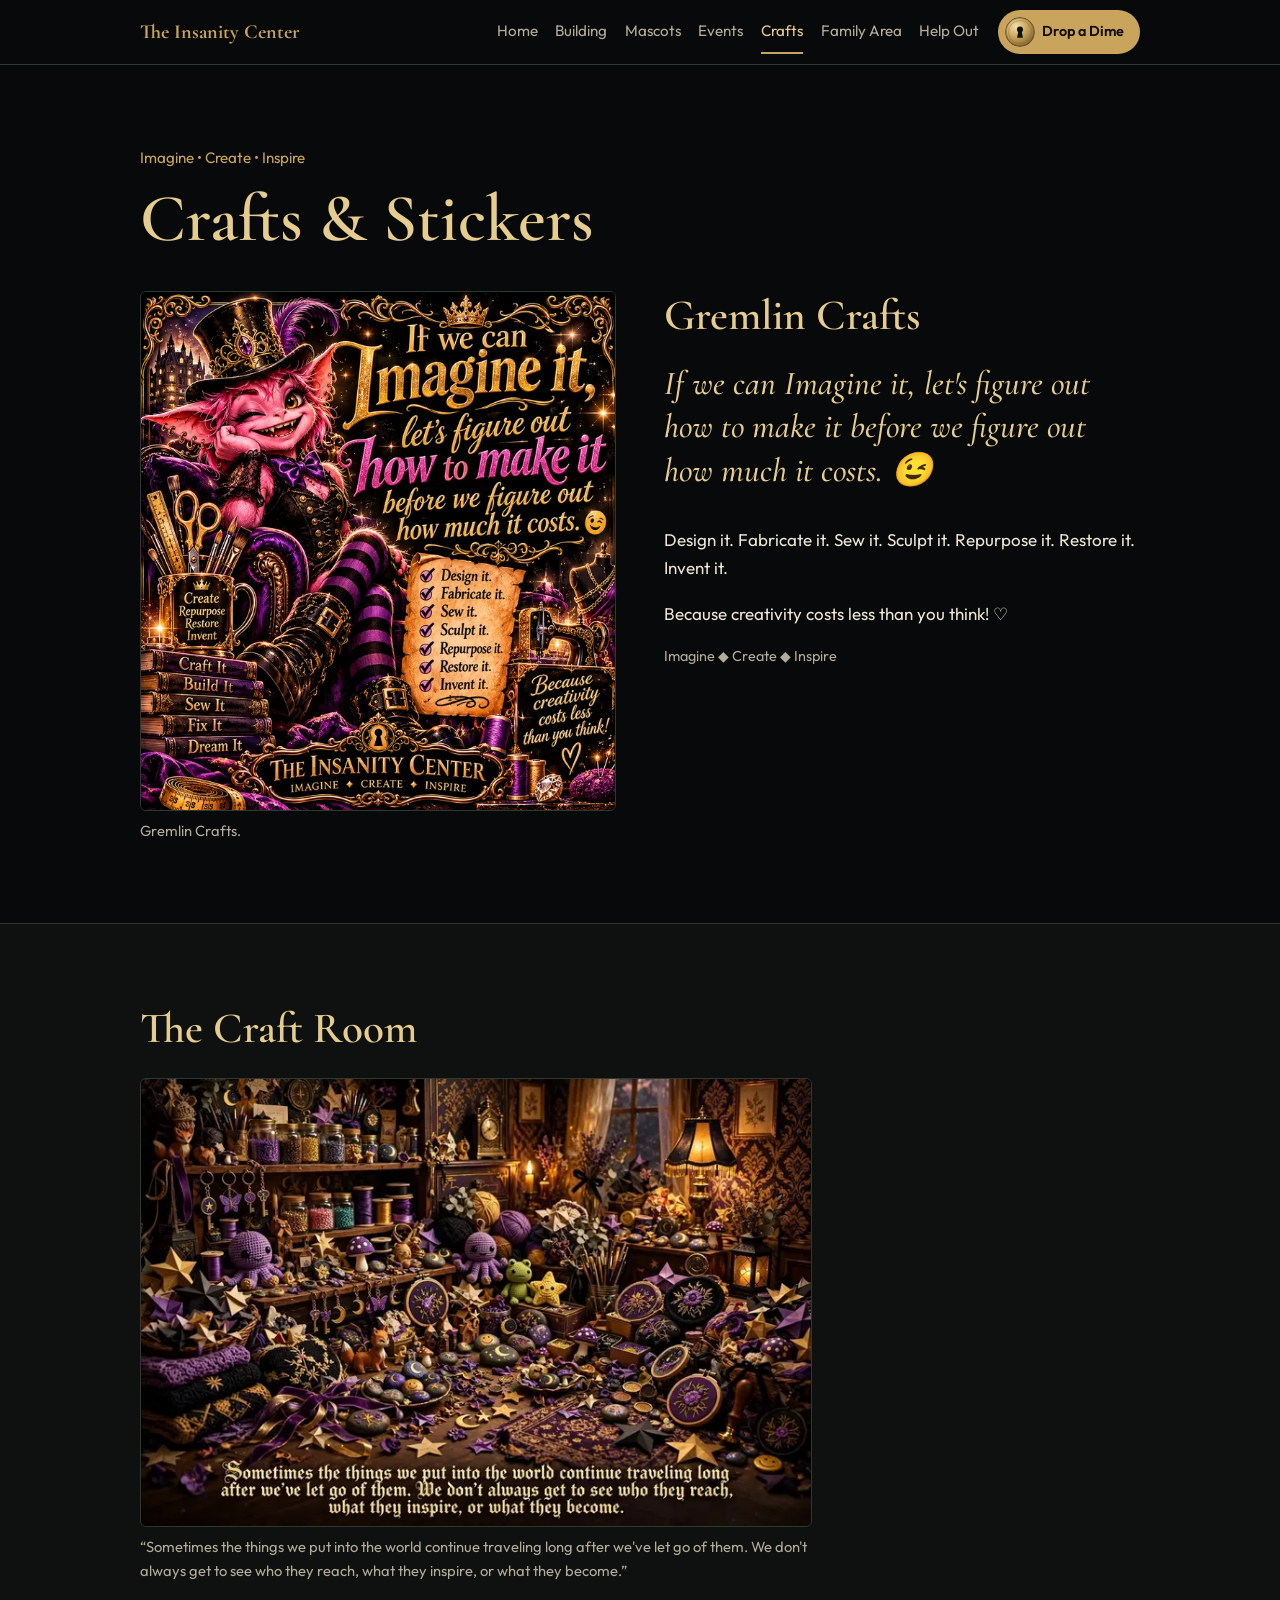
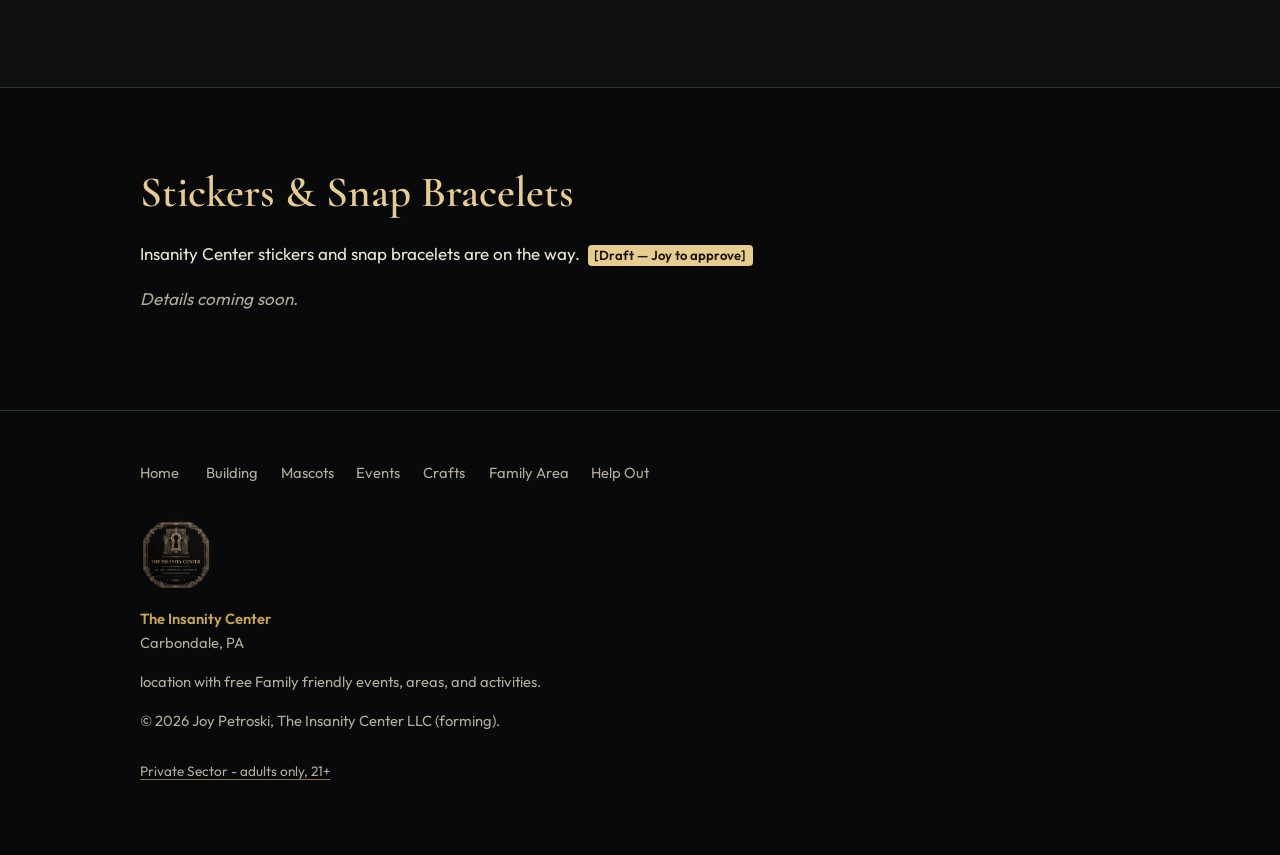
<file: crafts.html>
<!DOCTYPE html>
<html lang="en">
<head>
<meta charset="utf-8">
<meta name="viewport" content="width=device-width, initial-scale=1">
<meta http-equiv="Content-Security-Policy" content="default-src 'self'; script-src 'self'; style-src 'self'; img-src 'self' data: blob:; font-src 'self'; connect-src 'self'; object-src 'none'; base-uri 'self'; form-action 'none'">
<meta name="referrer" content="strict-origin-when-cross-origin">
<title>Crafts &amp; Stickers | The Insanity Center</title>
<meta name="description" content="Gremlin Crafts at The Insanity Center: design it, make it, repurpose it. Stickers and handmade goods are on the way.">
<meta name="robots" content="index, follow, max-image-preview:large">
<link rel="canonical" href="https://theinsanitycenter.github.io/crafts.html">
<meta name="theme-color" content="#08090a">
<meta name="color-scheme" content="dark">
<meta property="og:type" content="website">
<meta property="og:site_name" content="The Insanity Center">
<meta property="og:title" content="Crafts &amp; Stickers | The Insanity Center">
<meta property="og:description" content="Gremlin Crafts at The Insanity Center: design it, make it, repurpose it. Stickers and handmade goods are on the way.">
<meta property="og:url" content="https://theinsanitycenter.github.io/crafts.html">
<meta property="og:image" content="https://theinsanitycenter.github.io/assets/og-home.jpg">
<meta property="og:image:width" content="1200">
<meta property="og:image:height" content="630">
<meta property="og:image:alt" content="Gold keyhole emblem of The Insanity Center on black">
<meta property="og:locale" content="en_US">
<meta name="twitter:card" content="summary_large_image">
<meta name="twitter:title" content="Crafts &amp; Stickers | The Insanity Center">
<meta name="twitter:description" content="Gremlin Crafts at The Insanity Center: design it, make it, repurpose it. Stickers and handmade goods are on the way.">
<meta name="twitter:image" content="https://theinsanitycenter.github.io/assets/og-home.jpg">
<link rel="icon" type="image/png" sizes="96x96" href="/assets/favicon-96.png">
<link rel="apple-touch-icon" sizes="180x180" href="/assets/apple-touch-icon-180.png">
<link rel="preload" href="/assets/fonts/f03.woff2" as="font" type="font/woff2" crossorigin>
<link rel="preload" href="/assets/fonts/f10.woff2" as="font" type="font/woff2" crossorigin>
<link rel="stylesheet" href="/assets/fonts/fonts.css?v=b7e2710a22" integrity="sha384-qKVxPdnwD+Li+3Ar+E51vGWBo7RTDN0mrmSzd9RDrRIM9FEdz81FLAuw76THwa/L">
<link rel="stylesheet" href="/assets/css/style.css?v=3e1d898901" integrity="sha384-KJkz1vbqaySVlraEfFz33W5gWxZH4SwCb9wuevIZpUyemNhDwLWr6FtDASW7sseJ">
<script src="/assets/js/js-flag.js?v=a10dbeff71" integrity="sha384-lD6oIhJ2fzyH7cn+QBLyHoZL2n7DC3nglmnKhx93wy6w0YYb8fJpPWF8M8F2ck5L"></script>
</head>
<body>
<a class="skip-link" href="#main">Skip to content</a>

<header class="nav">
  <div class="nav-inner">
    <a class="nav-brand" href="/">The Insanity Center</a>
    <button class="nav-toggle" type="button" aria-expanded="false" aria-controls="nav-menu" aria-label="Menu">&#9776;</button>
    <nav aria-label="Main">
      <ul class="nav-links" id="nav-menu">
        <li><a href="/">Home</a></li>
        <li><a href="/building.html">Building</a></li>
        <li><a href="/mascots.html">Mascots</a></li>
        <li><a href="/events.html">Events</a></li>
        <li><a href="/crafts.html" aria-current="page">Crafts</a></li>
        <li><a href="/family.html">Family Area</a></li>
        <li><a href="/help.html">Help Out</a></li>
      </ul>
    </nav>
    <a class="nav-dime" href="https://givebutter.com/untitled-campaign-brpbau" rel="noopener noreferrer"><img class="coin" src="/assets/img/dime-coin.svg" alt="" width="26" height="26">Drop a Dime</a>
  </div>
</header>

<main id="main">

  <section class="section" aria-labelledby="page-title">
    <div class="wrap">
      <p class="kicker">Imagine &bull; Create &bull; Inspire</p>
      <h1 id="page-title">Crafts &amp; Stickers</h1>
      <div class="split">
        <figure class="split-media">
          <a href="/assets/img/gremlin-crafts.webp"><img src="/assets/img/gremlin-crafts-720.webp" alt="The unicorn goblin at a craft table with tools, fabric and paint" width="658" height="720" loading="lazy" decoding="async"></a>
          <figcaption>Gremlin Crafts.</figcaption>
        </figure>
        <div>
          <h2>Gremlin Crafts</h2>
          <p class="statement">If we can Imagine it, let's figure out how to make it before we figure out how much it costs. &#128521;</p>
          <p class="mt-1">Design it. Fabricate it. Sew it. Sculpt it. Repurpose it. Restore it. Invent it.</p>
          <p>Because creativity costs less than you think! &#9825;</p>
          <p class="fine-print">Imagine &#9670; Create &#9670; Inspire</p>
        </div>
      </div>
    </div>
  </section>

  <section class="section section-alt" id="craft-room">
    <div class="wrap">
      <h2>The Craft Room</h2>
      <figure class="pic">
        <a href="/assets/img/craft-room.webp"><img src="/assets/img/craft-room-720.webp" alt="A purple and gold craft table with a crocheted octopus, frog and star, painted rocks and embroidery hoops" width="720" height="480" loading="lazy" decoding="async"></a>
        <figcaption>&ldquo;Sometimes the things we put into the world continue traveling long after we've let go of them. We don't always get to see who they reach, what they inspire, or what they become.&rdquo;</figcaption>
      </figure>
    </div>
  </section>

  <section class="section" id="stickers">
    <div class="wrap">
      <h2>Stickers &amp; Snap Bracelets</h2>
      <p>Insanity Center stickers and snap bracelets are on the way. <span class="draft">[Draft &mdash; Joy to approve]</span></p>
      <p class="soon">Details coming soon.</p>
    </div>
  </section>

</main>

<footer class="footer">
  <div class="wrap">
    <nav class="footer-nav" aria-label="Footer">
      <ul>
        <li><a href="/">Home</a></li>
        <li><a href="/building.html">Building</a></li>
        <li><a href="/mascots.html">Mascots</a></li>
        <li><a href="/events.html">Events</a></li>
        <li><a href="/crafts.html">Crafts</a></li>
        <li><a href="/family.html">Family Area</a></li>
        <li><a href="/help.html">Help Out</a></li>
      </ul>
    </nav>
    <img class="seal" src="/assets/img/home-keyhole-480.webp" alt="" loading="lazy" decoding="async" width="480" height="480">
    <p><strong class="gold">The Insanity Center</strong><br>Carbondale, PA</p>
    <p>location with free Family friendly events, areas, and activities.</p>
    <p class="footer-legal">&copy; 2026 Joy Petroski, The Insanity Center LLC (forming).</p>
    <p class="footer-private"><a href="/private/">Private Sector - adults only, 21+</a></p>
  </div>
</footer>

<script src="/assets/js/main.js?v=67ceb43750" defer integrity="sha384-5Y7FRRxta6pqW1fzTTjXp4IBzd2CHFO+cErWfNIw+jNUbUuGhH/JHCs48PM9zSwQ"></script>
</body>
</html>
</file>
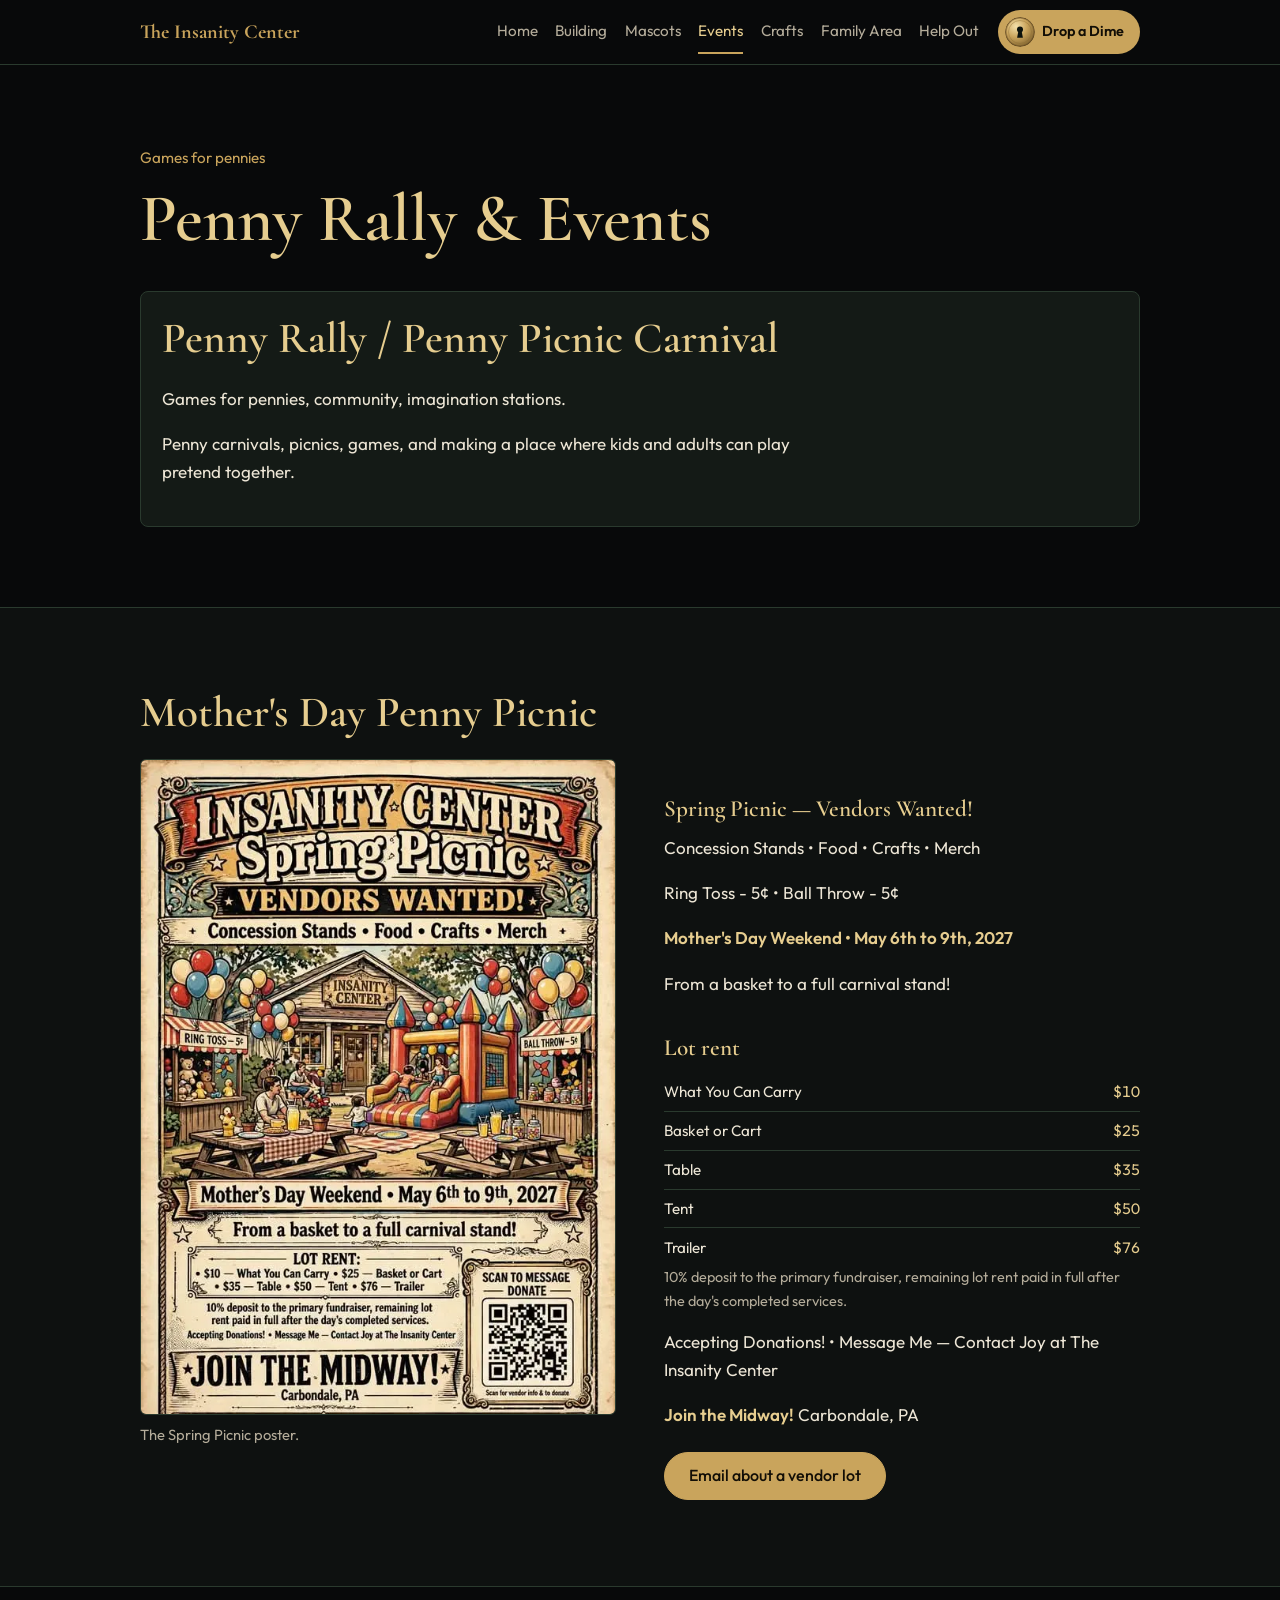
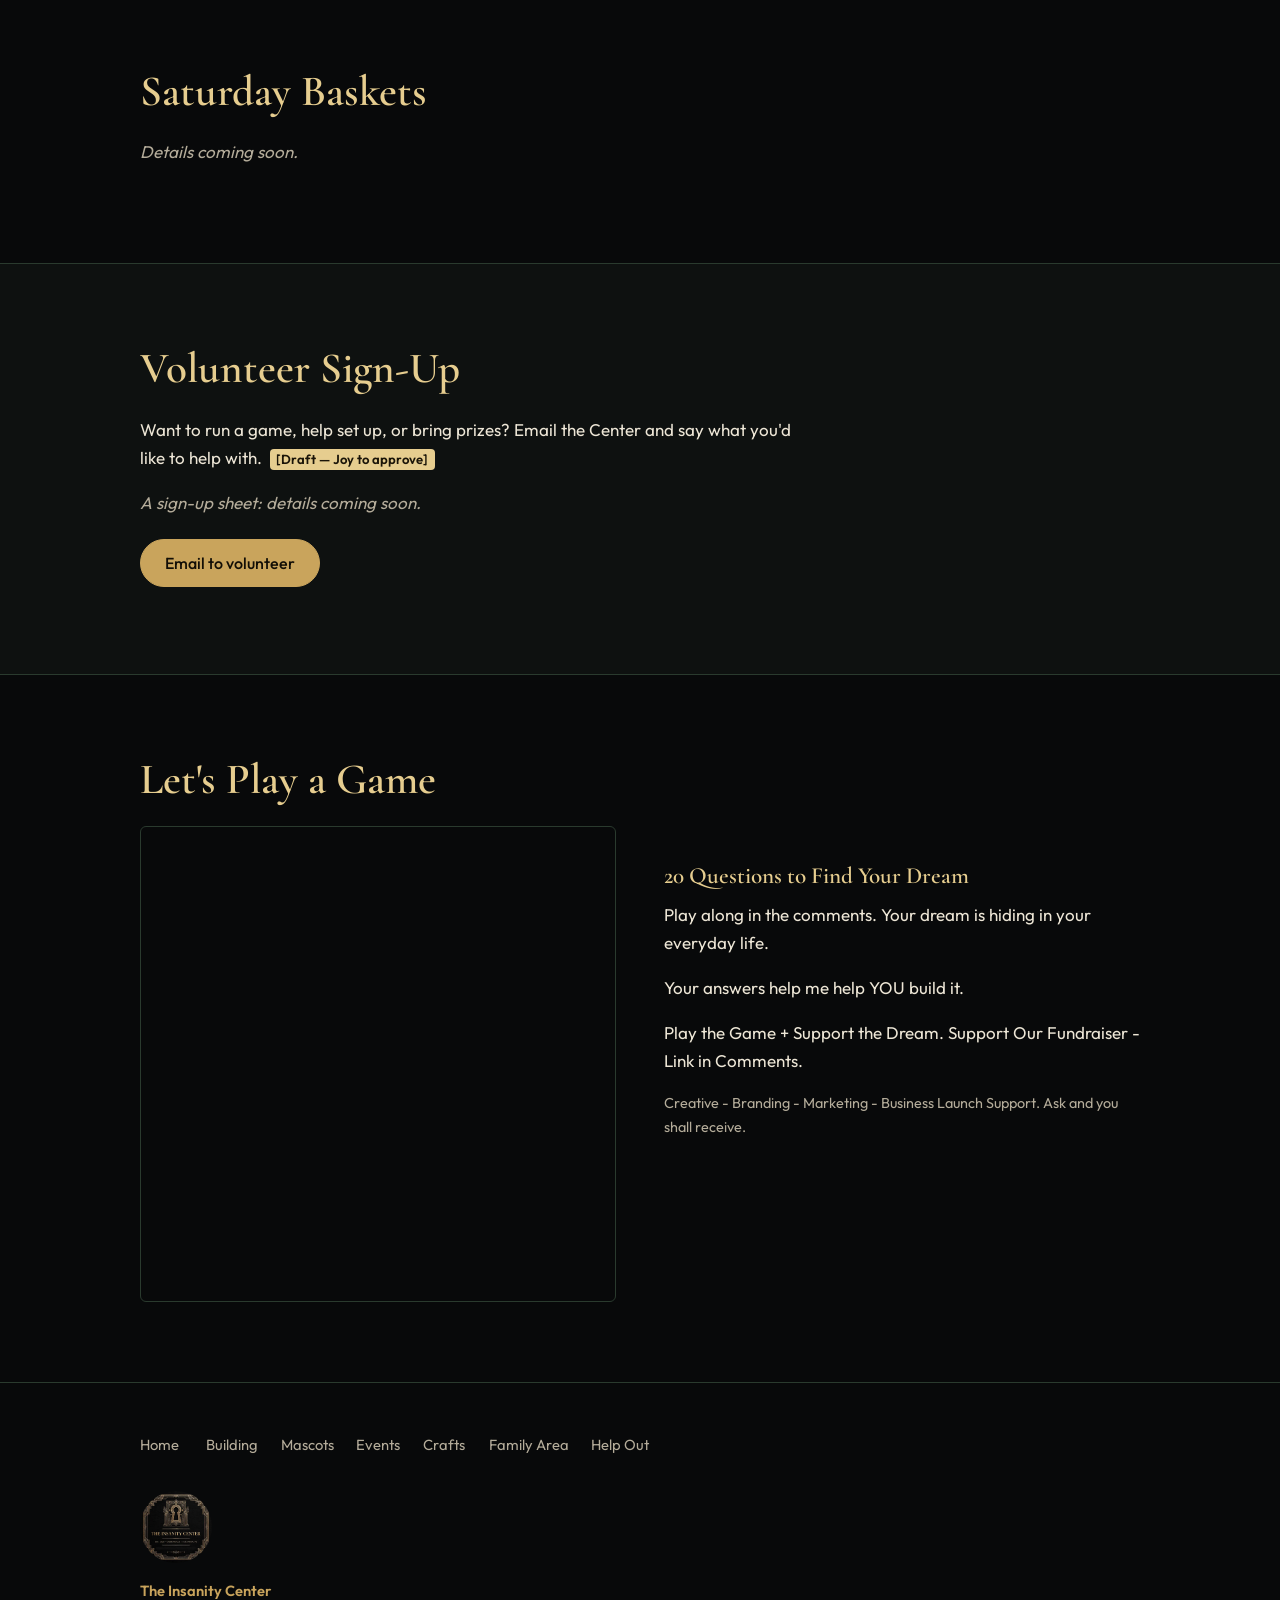
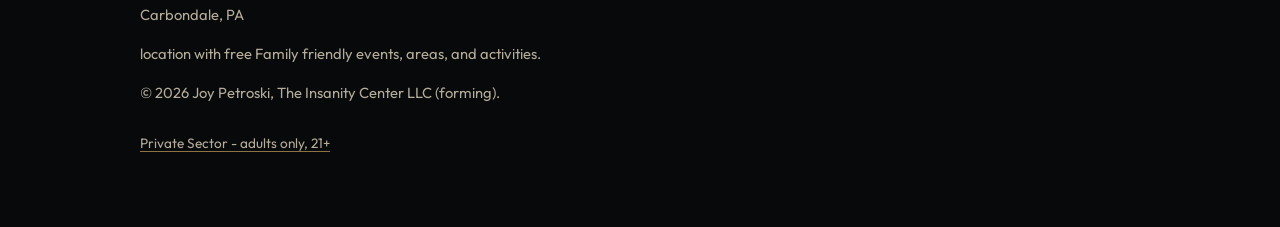
<file: events.html>
<!DOCTYPE html>
<html lang="en">
<head>
<meta charset="utf-8">
<meta name="viewport" content="width=device-width, initial-scale=1">
<meta http-equiv="Content-Security-Policy" content="default-src 'self'; script-src 'self'; style-src 'self'; img-src 'self' data: blob:; font-src 'self'; connect-src 'self'; object-src 'none'; base-uri 'self'; form-action 'none'">
<meta name="referrer" content="strict-origin-when-cross-origin">
<title>Penny Rally &amp; Events | The Insanity Center</title>
<meta name="description" content="Penny Rally games, the Mother's Day weekend Spring Picnic, vendor lots and volunteer sign-up at The Insanity Center in Carbondale, PA.">
<meta name="robots" content="index, follow, max-image-preview:large">
<link rel="canonical" href="https://theinsanitycenter.github.io/events.html">
<meta name="theme-color" content="#08090a">
<meta name="color-scheme" content="dark">
<meta property="og:type" content="website">
<meta property="og:site_name" content="The Insanity Center">
<meta property="og:title" content="Penny Rally &amp; Events | The Insanity Center">
<meta property="og:description" content="Penny Rally games, the Mother's Day weekend Spring Picnic, vendor lots and volunteer sign-up at The Insanity Center in Carbondale, PA.">
<meta property="og:url" content="https://theinsanitycenter.github.io/events.html">
<meta property="og:image" content="https://theinsanitycenter.github.io/assets/og-home.jpg">
<meta property="og:image:width" content="1200">
<meta property="og:image:height" content="630">
<meta property="og:image:alt" content="Gold keyhole emblem of The Insanity Center on black">
<meta property="og:locale" content="en_US">
<meta name="twitter:card" content="summary_large_image">
<meta name="twitter:title" content="Penny Rally &amp; Events | The Insanity Center">
<meta name="twitter:description" content="Penny Rally games, the Mother's Day weekend Spring Picnic, vendor lots and volunteer sign-up at The Insanity Center in Carbondale, PA.">
<meta name="twitter:image" content="https://theinsanitycenter.github.io/assets/og-home.jpg">
<link rel="icon" type="image/png" sizes="96x96" href="/assets/favicon-96.png">
<link rel="apple-touch-icon" sizes="180x180" href="/assets/apple-touch-icon-180.png">
<link rel="preload" href="/assets/fonts/f03.woff2" as="font" type="font/woff2" crossorigin>
<link rel="preload" href="/assets/fonts/f10.woff2" as="font" type="font/woff2" crossorigin>
<link rel="stylesheet" href="/assets/fonts/fonts.css?v=b7e2710a22" integrity="sha384-qKVxPdnwD+Li+3Ar+E51vGWBo7RTDN0mrmSzd9RDrRIM9FEdz81FLAuw76THwa/L">
<link rel="stylesheet" href="/assets/css/style.css?v=3e1d898901" integrity="sha384-KJkz1vbqaySVlraEfFz33W5gWxZH4SwCb9wuevIZpUyemNhDwLWr6FtDASW7sseJ">
<script src="/assets/js/js-flag.js?v=a10dbeff71" integrity="sha384-lD6oIhJ2fzyH7cn+QBLyHoZL2n7DC3nglmnKhx93wy6w0YYb8fJpPWF8M8F2ck5L"></script>
</head>
<body>
<a class="skip-link" href="#main">Skip to content</a>

<header class="nav">
  <div class="nav-inner">
    <a class="nav-brand" href="/">The Insanity Center</a>
    <button class="nav-toggle" type="button" aria-expanded="false" aria-controls="nav-menu" aria-label="Menu">&#9776;</button>
    <nav aria-label="Main">
      <ul class="nav-links" id="nav-menu">
        <li><a href="/">Home</a></li>
        <li><a href="/building.html">Building</a></li>
        <li><a href="/mascots.html">Mascots</a></li>
        <li><a href="/events.html" aria-current="page">Events</a></li>
        <li><a href="/crafts.html">Crafts</a></li>
        <li><a href="/family.html">Family Area</a></li>
        <li><a href="/help.html">Help Out</a></li>
      </ul>
    </nav>
    <a class="nav-dime" href="https://givebutter.com/untitled-campaign-brpbau" rel="noopener noreferrer"><img class="coin" src="/assets/img/dime-coin.svg" alt="" width="26" height="26">Drop a Dime</a>
  </div>
</header>

<main id="main">

  <section class="section" aria-labelledby="page-title">
    <div class="wrap">
      <p class="kicker">Games for pennies</p>
      <h1 id="page-title">Penny Rally &amp; Events</h1>
      <div class="compound-card mt-1">
        <h2>Penny Rally / Penny Picnic Carnival</h2>
        <p>Games for pennies, community, imagination stations.</p>
        <p>Penny carnivals, picnics, games, and making a place where kids and adults can play pretend together.</p>
      </div>
    </div>
  </section>

  <section class="section section-alt" id="penny-picnic">
    <div class="wrap">
      <h2>Mother's Day Penny Picnic</h2>
      <div class="split">
        <figure class="split-media">
          <a href="/assets/img/spring-picnic-poster.webp"><img src="/assets/img/spring-picnic-poster.webp" alt="Spring Picnic poster: vendors wanted, ring toss and ball throw games, Mother's Day weekend, join the midway" width="600" height="828" loading="lazy" decoding="async"></a>
          <figcaption>The Spring Picnic poster.</figcaption>
        </figure>
        <div>
          <h3>Spring Picnic &mdash; Vendors Wanted!</h3>
          <p>Concession Stands &bull; Food &bull; Crafts &bull; Merch</p>
          <p>Ring Toss - 5&cent; &bull; Ball Throw - 5&cent;</p>
          <p><strong>Mother's Day Weekend &bull; May 6th to 9th, 2027</strong></p>
          <p>From a basket to a full carnival stand!</p>
          <h3>Lot rent</h3>
          <ul class="price-list">
            <li><span>What You Can Carry</span> <span class="p">$10</span></li>
            <li><span>Basket or Cart</span> <span class="p">$25</span></li>
            <li><span>Table</span> <span class="p">$35</span></li>
            <li><span>Tent</span> <span class="p">$50</span></li>
            <li><span>Trailer</span> <span class="p">$76</span></li>
          </ul>
          <p class="fine-print">10% deposit to the primary fundraiser, remaining lot rent paid in full after the day's completed services.</p>
          <p>Accepting Donations! &bull; Message Me &mdash; Contact Joy at The Insanity Center</p>
          <p><strong>Join the Midway!</strong> Carbondale, PA</p>
          <div class="hero-actions">
            <a class="btn btn-gold" href="mailto:theinsanitycenter@gmail.com?subject=Spring%20Picnic%20vendor">Email about a vendor lot</a>
          </div>
        </div>
      </div>
    </div>
  </section>

  <section class="section" id="saturday-baskets">
    <div class="wrap">
      <h2>Saturday Baskets</h2>
      <p class="soon">Details coming soon.</p>
    </div>
  </section>

  <section class="section section-alt" id="volunteer">
    <div class="wrap">
      <h2>Volunteer Sign-Up</h2>
      <p>Want to run a game, help set up, or bring prizes? Email the Center and say what you'd like to help with. <span class="draft">[Draft &mdash; Joy to approve]</span></p>
      <p class="soon">A sign-up sheet: details coming soon.</p>
      <div class="hero-actions">
        <a class="btn btn-gold" href="mailto:theinsanitycenter@gmail.com?subject=Volunteer%20sign-up">Email to volunteer</a>
      </div>
    </div>
  </section>

  <section class="section" id="play-a-game">
    <div class="wrap">
      <h2>Let's Play a Game</h2>
      <div class="split">
        <figure class="split-media">
          <a href="/assets/img/play-a-game.webp"><img src="/assets/img/play-a-game-720.webp" alt="The Insanity Center game card: Let's Play a Game, 20 Questions to Find Your Dream" width="720" height="720" loading="lazy" decoding="async"></a>
        </figure>
        <div>
          <h3>20 Questions to Find Your Dream</h3>
          <p>Play along in the comments. Your dream is hiding in your everyday life.</p>
          <p>Your answers help me help YOU build it.</p>
          <p>Play the Game + Support the Dream. Support Our Fundraiser - Link in Comments.</p>
          <p class="fine-print">Creative - Branding - Marketing - Business Launch Support. Ask and you shall receive.</p>
        </div>
      </div>
    </div>
  </section>

</main>

<footer class="footer">
  <div class="wrap">
    <nav class="footer-nav" aria-label="Footer">
      <ul>
        <li><a href="/">Home</a></li>
        <li><a href="/building.html">Building</a></li>
        <li><a href="/mascots.html">Mascots</a></li>
        <li><a href="/events.html">Events</a></li>
        <li><a href="/crafts.html">Crafts</a></li>
        <li><a href="/family.html">Family Area</a></li>
        <li><a href="/help.html">Help Out</a></li>
      </ul>
    </nav>
    <img class="seal" src="/assets/img/home-keyhole-480.webp" alt="" loading="lazy" decoding="async" width="480" height="480">
    <p><strong class="gold">The Insanity Center</strong><br>Carbondale, PA</p>
    <p>location with free Family friendly events, areas, and activities.</p>
    <p class="footer-legal">&copy; 2026 Joy Petroski, The Insanity Center LLC (forming).</p>
    <p class="footer-private"><a href="/private/">Private Sector - adults only, 21+</a></p>
  </div>
</footer>

<script src="/assets/js/main.js?v=67ceb43750" defer integrity="sha384-5Y7FRRxta6pqW1fzTTjXp4IBzd2CHFO+cErWfNIw+jNUbUuGhH/JHCs48PM9zSwQ"></script>
</body>
</html>
</file>
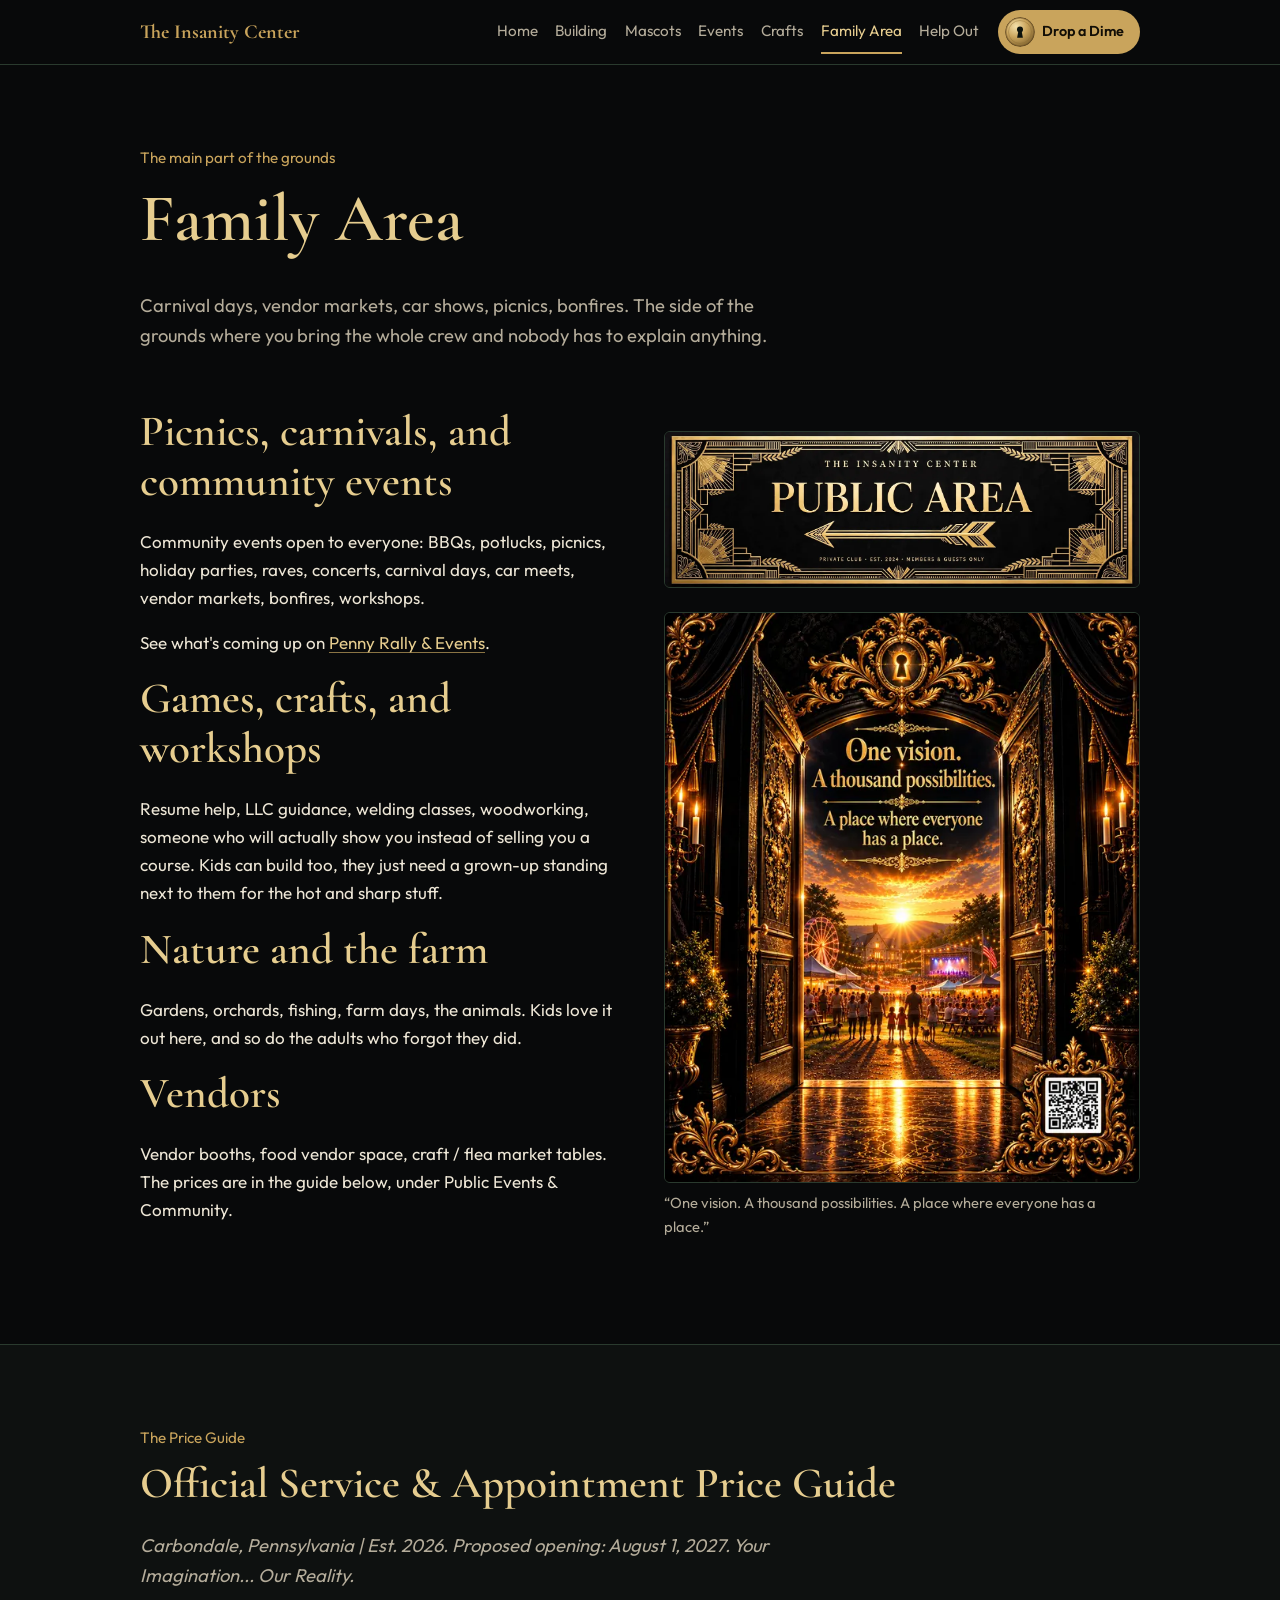
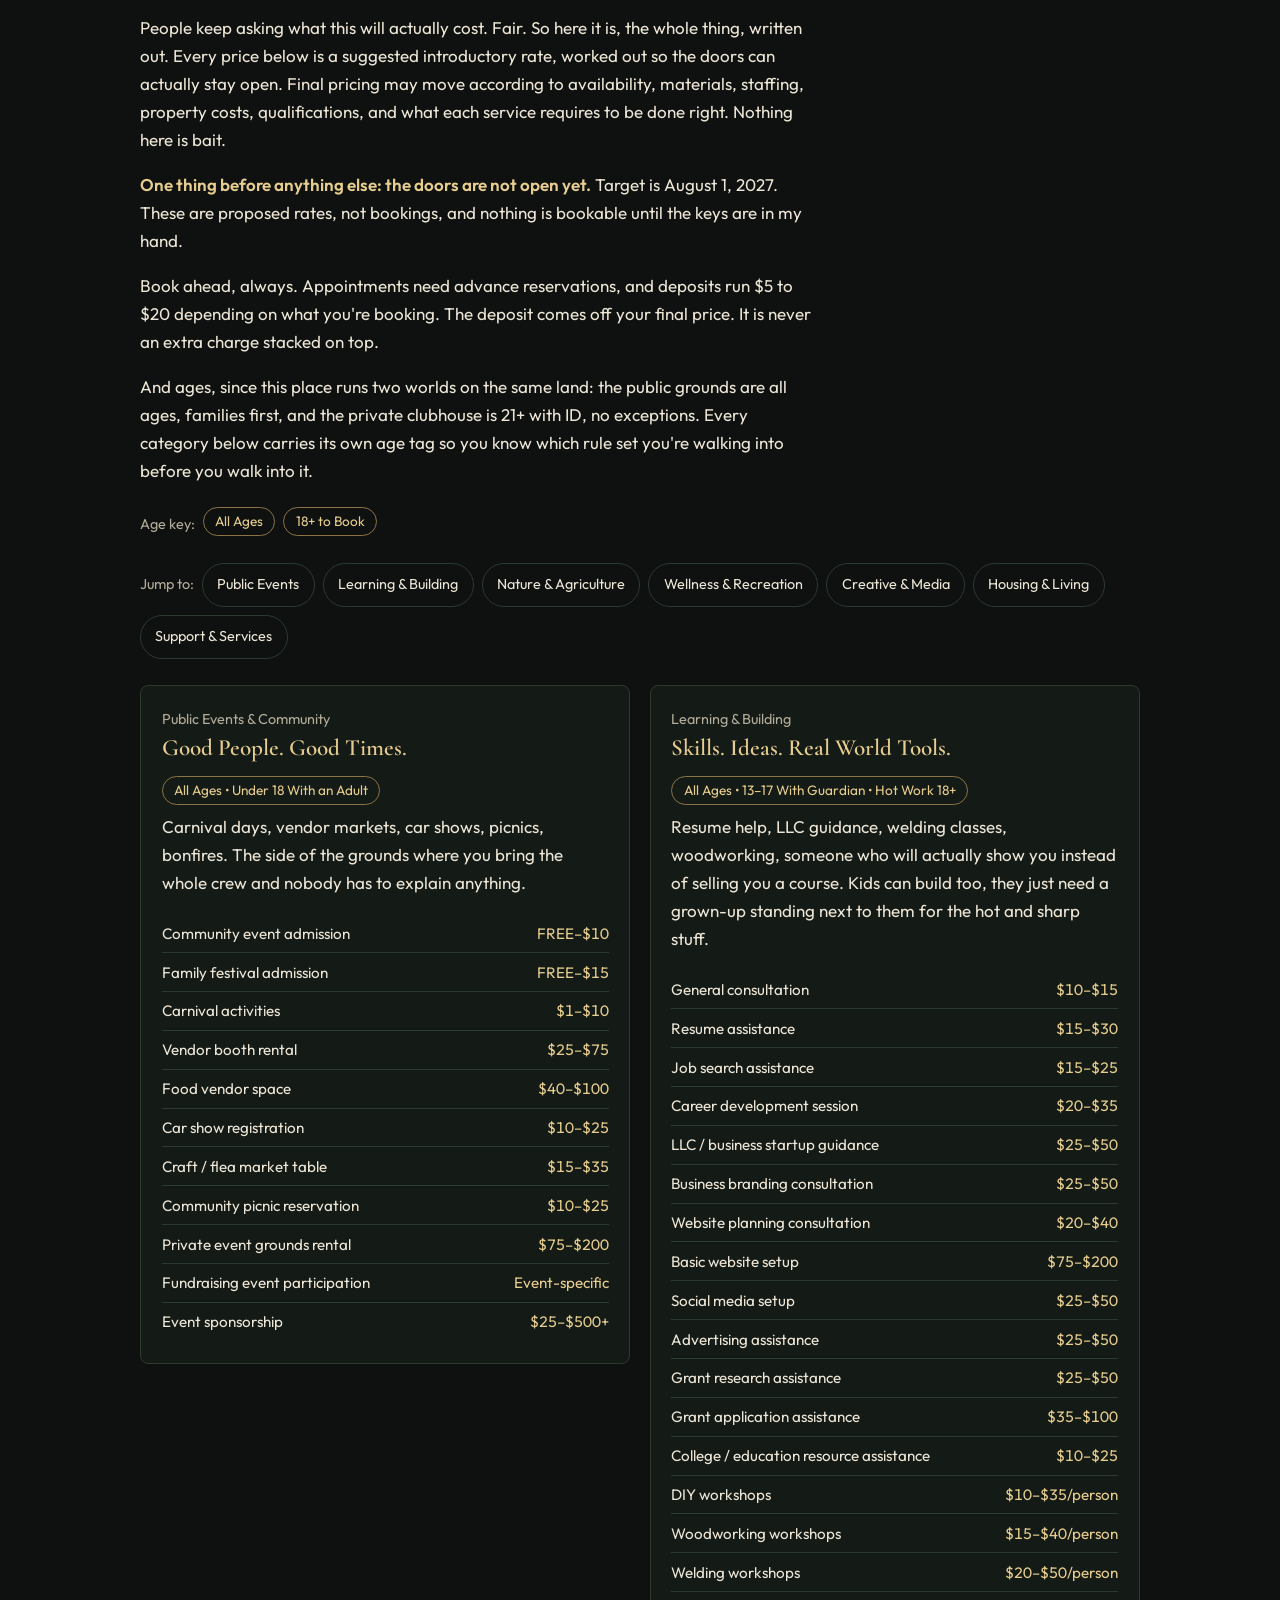
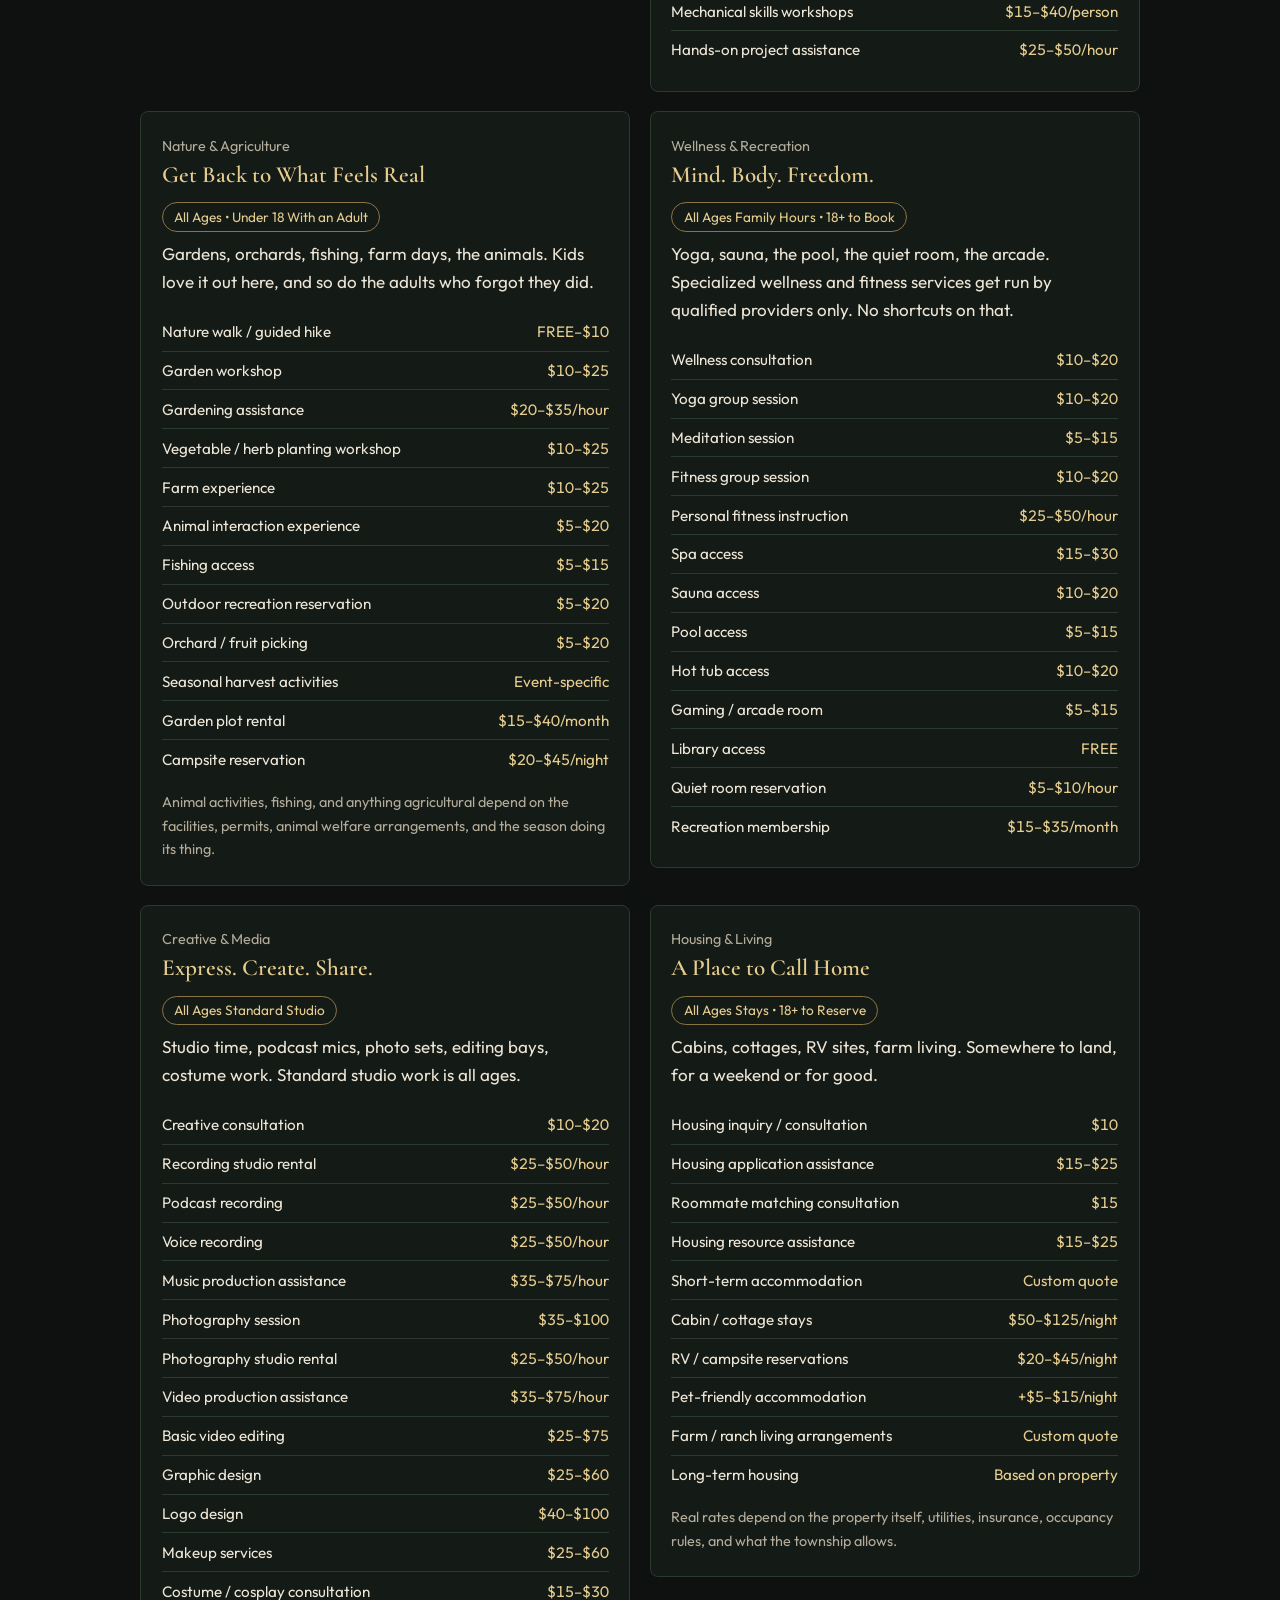
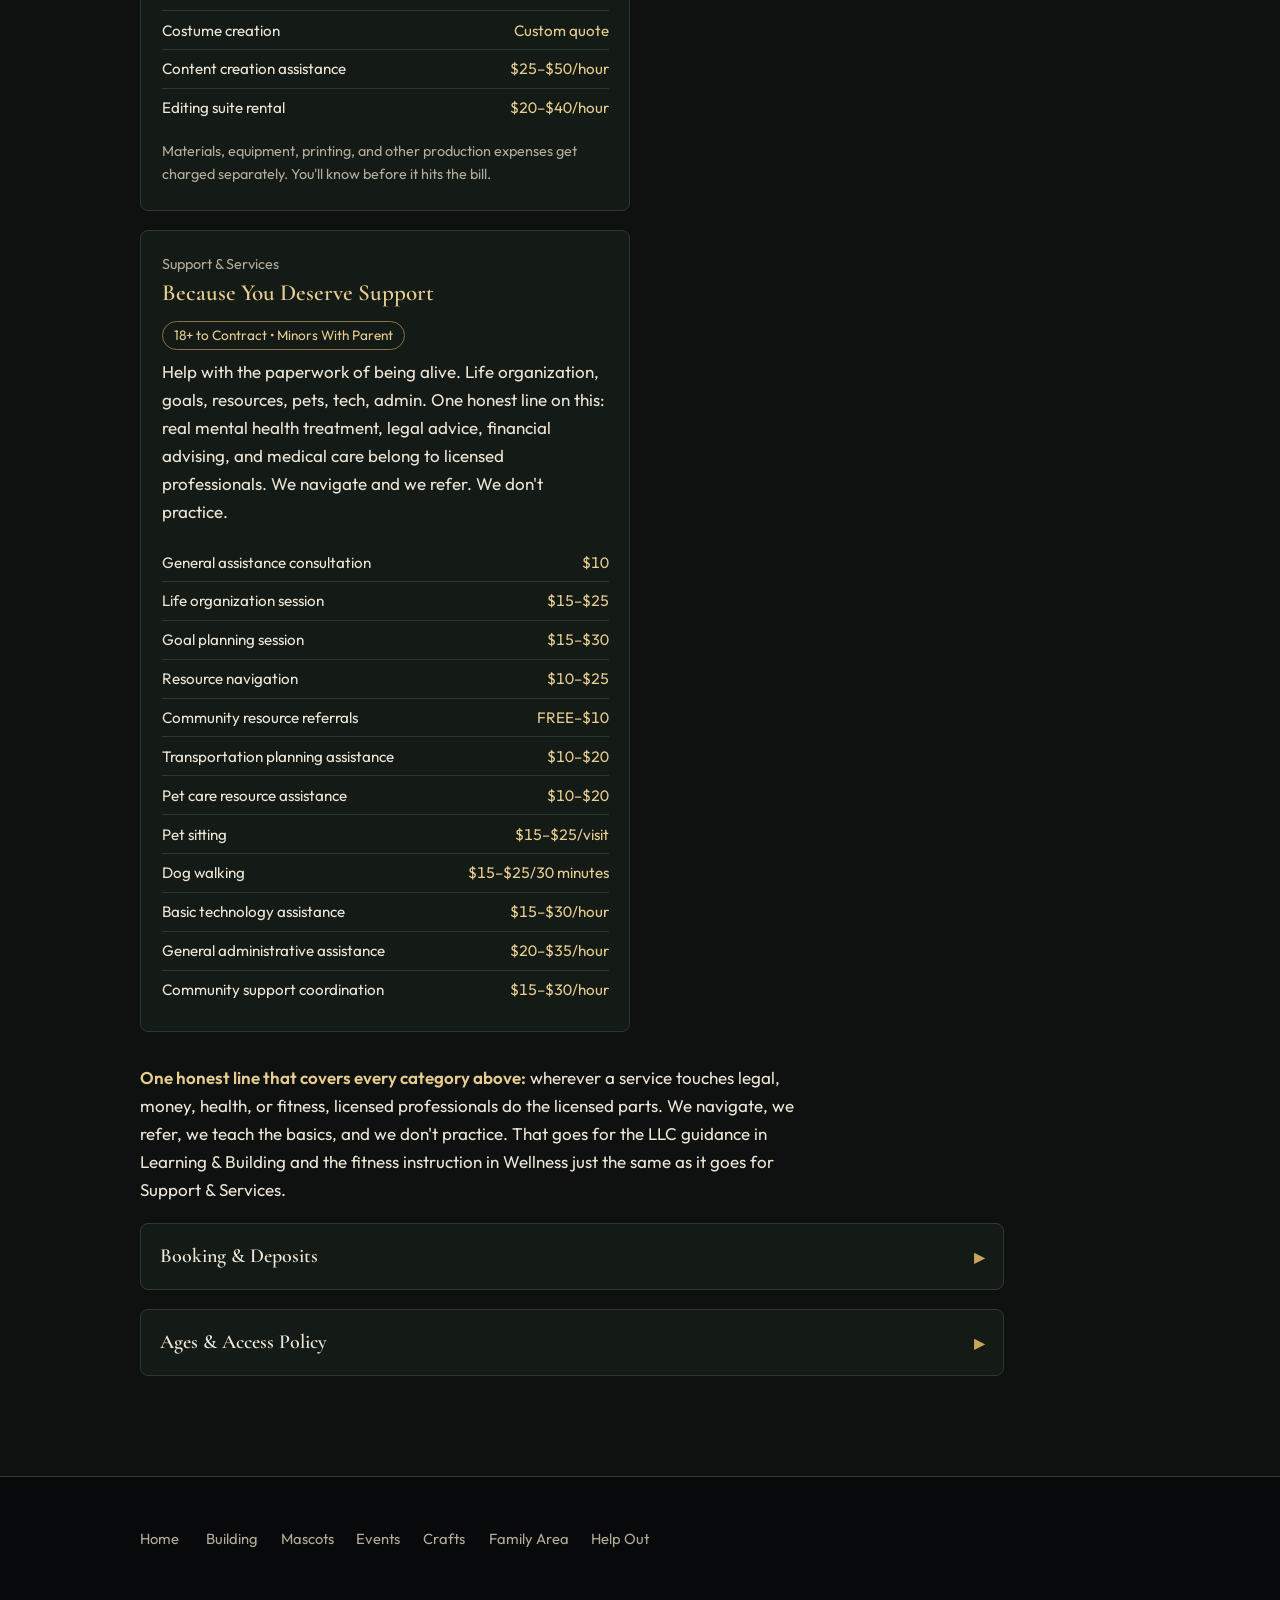
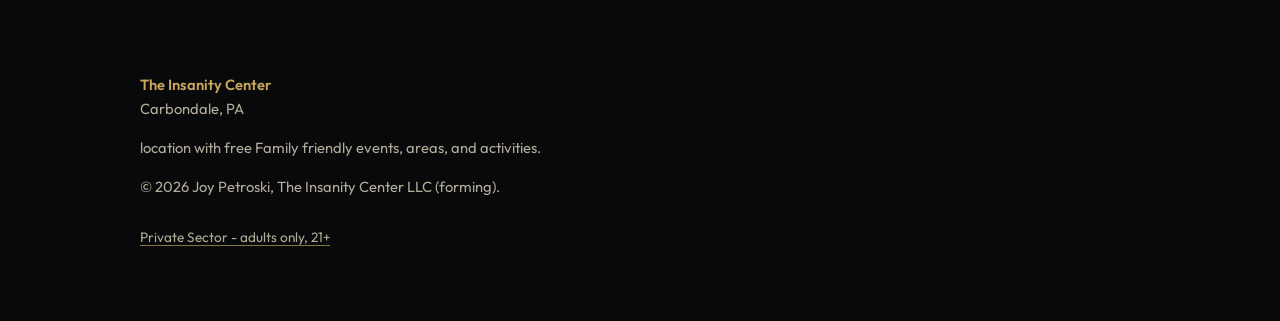
<file: family.html>
<!DOCTYPE html>
<html lang="en">
<head>
<meta charset="utf-8">
<meta name="viewport" content="width=device-width, initial-scale=1">
<meta http-equiv="Content-Security-Policy" content="default-src 'self'; script-src 'self'; style-src 'self'; img-src 'self' data: blob:; font-src 'self'; connect-src 'self'; object-src 'none'; base-uri 'self'; form-action 'none'">
<meta name="referrer" content="strict-origin-when-cross-origin">
<title>Family Area &amp; Price Guide | The Insanity Center</title>
<meta name="description" content="The family side of The Insanity Center: picnics, carnivals, workshops, the farm, vendors, and the proposed price guide.">
<meta name="robots" content="index, follow, max-image-preview:large">
<link rel="canonical" href="https://theinsanitycenter.github.io/family.html">
<meta name="theme-color" content="#08090a">
<meta name="color-scheme" content="dark">
<meta property="og:type" content="website">
<meta property="og:site_name" content="The Insanity Center">
<meta property="og:title" content="Family Area &amp; Price Guide | The Insanity Center">
<meta property="og:description" content="The family side of The Insanity Center: picnics, carnivals, workshops, the farm, vendors, and the proposed price guide.">
<meta property="og:url" content="https://theinsanitycenter.github.io/family.html">
<meta property="og:image" content="https://theinsanitycenter.github.io/assets/og-home.jpg">
<meta property="og:image:width" content="1200">
<meta property="og:image:height" content="630">
<meta property="og:image:alt" content="Gold keyhole emblem of The Insanity Center on black">
<meta property="og:locale" content="en_US">
<meta name="twitter:card" content="summary_large_image">
<meta name="twitter:title" content="Family Area &amp; Price Guide | The Insanity Center">
<meta name="twitter:description" content="The family side of The Insanity Center: picnics, carnivals, workshops, the farm, vendors, and the proposed price guide.">
<meta name="twitter:image" content="https://theinsanitycenter.github.io/assets/og-home.jpg">
<link rel="icon" type="image/png" sizes="96x96" href="/assets/favicon-96.png">
<link rel="apple-touch-icon" sizes="180x180" href="/assets/apple-touch-icon-180.png">
<link rel="preload" href="/assets/fonts/f03.woff2" as="font" type="font/woff2" crossorigin>
<link rel="preload" href="/assets/fonts/f10.woff2" as="font" type="font/woff2" crossorigin>
<link rel="stylesheet" href="/assets/fonts/fonts.css?v=b7e2710a22" integrity="sha384-qKVxPdnwD+Li+3Ar+E51vGWBo7RTDN0mrmSzd9RDrRIM9FEdz81FLAuw76THwa/L">
<link rel="stylesheet" href="/assets/css/style.css?v=3e1d898901" integrity="sha384-KJkz1vbqaySVlraEfFz33W5gWxZH4SwCb9wuevIZpUyemNhDwLWr6FtDASW7sseJ">
<script src="/assets/js/js-flag.js?v=a10dbeff71" integrity="sha384-lD6oIhJ2fzyH7cn+QBLyHoZL2n7DC3nglmnKhx93wy6w0YYb8fJpPWF8M8F2ck5L"></script>
</head>
<body>
<a class="skip-link" href="#main">Skip to content</a>

<header class="nav">
  <div class="nav-inner">
    <a class="nav-brand" href="/">The Insanity Center</a>
    <button class="nav-toggle" type="button" aria-expanded="false" aria-controls="nav-menu" aria-label="Menu">&#9776;</button>
    <nav aria-label="Main">
      <ul class="nav-links" id="nav-menu">
        <li><a href="/">Home</a></li>
        <li><a href="/building.html">Building</a></li>
        <li><a href="/mascots.html">Mascots</a></li>
        <li><a href="/events.html">Events</a></li>
        <li><a href="/crafts.html">Crafts</a></li>
        <li><a href="/family.html" aria-current="page">Family Area</a></li>
        <li><a href="/help.html">Help Out</a></li>
      </ul>
    </nav>
    <a class="nav-dime" href="https://givebutter.com/untitled-campaign-brpbau" rel="noopener noreferrer"><img class="coin" src="/assets/img/dime-coin.svg" alt="" width="26" height="26">Drop a Dime</a>
  </div>
</header>

<main id="main">

  <section class="section" aria-labelledby="page-title">
    <div class="wrap">
      <p class="kicker">The main part of the grounds</p>
      <h1 id="page-title">Family Area</h1>
      <p class="lede">Carnival days, vendor markets, car shows, picnics, bonfires. The side of the grounds where you bring the whole crew and nobody has to explain anything.</p>

      <div class="split mt-lg">
        <div>
          <h2>Picnics, carnivals, and community events</h2>
          <p>Community events open to everyone: BBQs, potlucks, picnics, holiday parties, raves, concerts, carnival days, car meets, vendor markets, bonfires, workshops.</p>
          <p>See what's coming up on <a href="/events.html">Penny Rally &amp; Events</a>.</p>
          <h2>Games, crafts, and workshops</h2>
          <p>Resume help, LLC guidance, welding classes, woodworking, someone who will actually show you instead of selling you a course. Kids can build too, they just need a grown-up standing next to them for the hot and sharp stuff.</p>
          <h2>Nature and the farm</h2>
          <p>Gardens, orchards, fishing, farm days, the animals. Kids love it out here, and so do the adults who forgot they did.</p>
          <h2>Vendors</h2>
          <p>Vendor booths, food vendor space, craft / flea market tables. The prices are in the guide below, under Public Events &amp; Community.</p>
        </div>
        <div>
          <figure class="pic">
            <a href="/assets/img/photo-14.webp"><img src="/assets/img/photo-14.webp" alt="Brass sign with an arrow reading Public Area" loading="lazy" decoding="async" width="1440" height="471"></a>
          </figure>
          <figure class="pic mt-2">
            <a href="/assets/img/one-vision.webp"><img src="/assets/img/one-vision-720.webp" alt="Gold-framed card reading: One vision. A thousand possibilities. A place where everyone has a place." width="600" height="720" loading="lazy" decoding="async"></a>
            <figcaption>&ldquo;One vision. A thousand possibilities. A place where everyone has a place.&rdquo;</figcaption>
          </figure>
        </div>
      </div>
    </div>
  </section>

  <!-- price guide (family side), moved verbatim -->
  <section class="section section-alt" id="prices">
    <div class="wrap">
      <p class="kicker">The Price Guide</p>
      <h2>Official Service &amp; Appointment Price Guide</h2>
      <p class="lede"><em>Carbondale, Pennsylvania | Est. 2026. Proposed opening: August 1, 2027. Your Imagination... Our Reality.</em></p>

      <div class="mt-1">
        <p>People keep asking what this will actually cost. Fair. So here it is, the whole thing, written out. Every price below is a suggested introductory rate, worked out so the doors can actually stay open. Final pricing may move according to availability, materials, staffing, property costs, qualifications, and what each service requires to be done right. Nothing here is bait.</p>
        <p><strong>One thing before anything else: the doors are not open yet.</strong> Target is August 1, 2027. These are proposed rates, not bookings, and nothing is bookable until the keys are in my hand.</p>
        <p>Book ahead, always. Appointments need advance reservations, and deposits run $5 to $20 depending on what you're booking. The deposit comes off your final price. It is never an extra charge stacked on top.</p>
        <p>And ages, since this place runs two worlds on the same land: the public grounds are all ages, families first, and the private clubhouse is 21+ with ID, no exceptions. Every category below carries its own age tag so you know which rule set you're walking into before you walk into it.</p>
      </div>

      <div class="age-legend" role="group" aria-label="Age requirements at a glance">
        <span class="age-key">Age key:</span>
        <span class="age-chip">All Ages</span>
        <span class="age-chip">18+ to Book</span>
      </div>

      <nav class="jump-row" aria-label="Price guide categories">
        <span class="age-key">Jump to:</span>
        <a href="#price-public">Public Events</a>
        <a href="#price-learning">Learning &amp; Building</a>
        <a href="#price-nature">Nature &amp; Agriculture</a>
        <a href="#price-wellness">Wellness &amp; Recreation</a>
        <a href="#price-creative">Creative &amp; Media</a>
        <a href="#price-housing">Housing &amp; Living</a>
        <a href="#price-support">Support &amp; Services</a>
      </nav>

      <div class="price-grid">

        <div class="price-block" id="price-public">
          <span class="tag">Public Events &amp; Community</span>
          <h3>Good People. Good Times.</h3>
          <span class="age-chip">All Ages &bull; Under 18 With an Adult</span>
          <p>Carnival days, vendor markets, car shows, picnics, bonfires. The side of the grounds where you bring the whole crew and nobody has to explain anything.</p>
          <ul class="price-list">
            <li><span>Community event admission</span><span class="p">FREE&ndash;$10</span></li>
            <li><span>Family festival admission</span><span class="p">FREE&ndash;$15</span></li>
            <li><span>Carnival activities</span><span class="p">$1&ndash;$10</span></li>
            <li><span>Vendor booth rental</span><span class="p">$25&ndash;$75</span></li>
            <li><span>Food vendor space</span><span class="p">$40&ndash;$100</span></li>
            <li><span>Car show registration</span><span class="p">$10&ndash;$25</span></li>
            <li><span>Craft / flea market table</span><span class="p">$15&ndash;$35</span></li>
            <li><span>Community picnic reservation</span><span class="p">$10&ndash;$25</span></li>
            <li><span>Private event grounds rental</span><span class="p">$75&ndash;$200</span></li>
            <li><span>Fundraising event participation</span><span class="p">Event-specific</span></li>
            <li><span>Event sponsorship</span><span class="p">$25&ndash;$500+</span></li>
          </ul>
        </div>

        <div class="price-block" id="price-learning">
          <span class="tag">Learning &amp; Building</span>
          <h3>Skills. Ideas. Real World Tools.</h3>
          <span class="age-chip">All Ages &bull; 13&ndash;17 With Guardian &bull; Hot Work 18+</span>
          <p>Resume help, LLC guidance, welding classes, woodworking, someone who will actually show you instead of selling you a course. Kids can build too, they just need a grown-up standing next to them for the hot and sharp stuff.</p>
          <ul class="price-list">
            <li><span>General consultation</span><span class="p">$10&ndash;$15</span></li>
            <li><span>Resume assistance</span><span class="p">$15&ndash;$30</span></li>
            <li><span>Job search assistance</span><span class="p">$15&ndash;$25</span></li>
            <li><span>Career development session</span><span class="p">$20&ndash;$35</span></li>
            <li><span>LLC / business startup guidance</span><span class="p">$25&ndash;$50</span></li>
            <li><span>Business branding consultation</span><span class="p">$25&ndash;$50</span></li>
            <li><span>Website planning consultation</span><span class="p">$20&ndash;$40</span></li>
            <li><span>Basic website setup</span><span class="p">$75&ndash;$200</span></li>
            <li><span>Social media setup</span><span class="p">$25&ndash;$50</span></li>
            <li><span>Advertising assistance</span><span class="p">$25&ndash;$50</span></li>
            <li><span>Grant research assistance</span><span class="p">$25&ndash;$50</span></li>
            <li><span>Grant application assistance</span><span class="p">$35&ndash;$100</span></li>
            <li><span>College / education resource assistance</span><span class="p">$10&ndash;$25</span></li>
            <li><span>DIY workshops</span><span class="p">$10&ndash;$35/person</span></li>
            <li><span>Woodworking workshops</span><span class="p">$15&ndash;$40/person</span></li>
            <li><span>Welding workshops</span><span class="p">$20&ndash;$50/person</span></li>
            <li><span>Mechanical skills workshops</span><span class="p">$15&ndash;$40/person</span></li>
            <li><span>Hands-on project assistance</span><span class="p">$25&ndash;$50/hour</span></li>
          </ul>
        </div>

        <div class="price-block" id="price-nature">
          <span class="tag">Nature &amp; Agriculture</span>
          <h3>Get Back to What Feels Real</h3>
          <span class="age-chip">All Ages &bull; Under 18 With an Adult</span>
          <p>Gardens, orchards, fishing, farm days, the animals. Kids love it out here, and so do the adults who forgot they did.</p>
          <ul class="price-list">
            <li><span>Nature walk / guided hike</span><span class="p">FREE&ndash;$10</span></li>
            <li><span>Garden workshop</span><span class="p">$10&ndash;$25</span></li>
            <li><span>Gardening assistance</span><span class="p">$20&ndash;$35/hour</span></li>
            <li><span>Vegetable / herb planting workshop</span><span class="p">$10&ndash;$25</span></li>
            <li><span>Farm experience</span><span class="p">$10&ndash;$25</span></li>
            <li><span>Animal interaction experience</span><span class="p">$5&ndash;$20</span></li>
            <li><span>Fishing access</span><span class="p">$5&ndash;$15</span></li>
            <li><span>Outdoor recreation reservation</span><span class="p">$5&ndash;$20</span></li>
            <li><span>Orchard / fruit picking</span><span class="p">$5&ndash;$20</span></li>
            <li><span>Seasonal harvest activities</span><span class="p">Event-specific</span></li>
            <li><span>Garden plot rental</span><span class="p">$15&ndash;$40/month</span></li>
            <li><span>Campsite reservation</span><span class="p">$20&ndash;$45/night</span></li>
          </ul>
          <p class="price-note">Animal activities, fishing, and anything agricultural depend on the facilities, permits, animal welfare arrangements, and the season doing its thing.</p>
        </div>

        <div class="price-block" id="price-wellness">
          <span class="tag">Wellness &amp; Recreation</span>
          <h3>Mind. Body. Freedom.</h3>
          <span class="age-chip">All Ages Family Hours &bull; 18+ to Book</span>
          <p>Yoga, sauna, the pool, the quiet room, the arcade. Specialized wellness and fitness services get run by qualified providers only. No shortcuts on that.</p>
          <ul class="price-list">
            <li><span>Wellness consultation</span><span class="p">$10&ndash;$20</span></li>
            <li><span>Yoga group session</span><span class="p">$10&ndash;$20</span></li>
            <li><span>Meditation session</span><span class="p">$5&ndash;$15</span></li>
            <li><span>Fitness group session</span><span class="p">$10&ndash;$20</span></li>
            <li><span>Personal fitness instruction</span><span class="p">$25&ndash;$50/hour</span></li>
            <li><span>Spa access</span><span class="p">$15&ndash;$30</span></li>
            <li><span>Sauna access</span><span class="p">$10&ndash;$20</span></li>
            <li><span>Pool access</span><span class="p">$5&ndash;$15</span></li>
            <li><span>Hot tub access</span><span class="p">$10&ndash;$20</span></li>
            <li><span>Gaming / arcade room</span><span class="p">$5&ndash;$15</span></li>
            <li><span>Library access</span><span class="p">FREE</span></li>
            <li><span>Quiet room reservation</span><span class="p">$5&ndash;$10/hour</span></li>
            <li><span>Recreation membership</span><span class="p">$15&ndash;$35/month</span></li>
          </ul>
        </div>

        <div class="price-block" id="price-creative">
          <span class="tag">Creative &amp; Media</span>
          <h3>Express. Create. Share.</h3>
          <span class="age-chip">All Ages Standard Studio</span>
          <p>Studio time, podcast mics, photo sets, editing bays, costume work. Standard studio work is all ages.</p>
          <ul class="price-list">
            <li><span>Creative consultation</span><span class="p">$10&ndash;$20</span></li>
            <li><span>Recording studio rental</span><span class="p">$25&ndash;$50/hour</span></li>
            <li><span>Podcast recording</span><span class="p">$25&ndash;$50/hour</span></li>
            <li><span>Voice recording</span><span class="p">$25&ndash;$50/hour</span></li>
            <li><span>Music production assistance</span><span class="p">$35&ndash;$75/hour</span></li>
            <li><span>Photography session</span><span class="p">$35&ndash;$100</span></li>
            <li><span>Photography studio rental</span><span class="p">$25&ndash;$50/hour</span></li>
            <li><span>Video production assistance</span><span class="p">$35&ndash;$75/hour</span></li>
            <li><span>Basic video editing</span><span class="p">$25&ndash;$75</span></li>
            <li><span>Graphic design</span><span class="p">$25&ndash;$60</span></li>
            <li><span>Logo design</span><span class="p">$40&ndash;$100</span></li>
            <li><span>Makeup services</span><span class="p">$25&ndash;$60</span></li>
            <li><span>Costume / cosplay consultation</span><span class="p">$15&ndash;$30</span></li>
            <li><span>Costume creation</span><span class="p">Custom quote</span></li>
            <li><span>Content creation assistance</span><span class="p">$25&ndash;$50/hour</span></li>
            <li><span>Editing suite rental</span><span class="p">$20&ndash;$40/hour</span></li>
          </ul>
          <p class="price-note">Materials, equipment, printing, and other production expenses get charged separately. You'll know before it hits the bill.</p>
        </div>

        <div class="price-block" id="price-housing">
          <span class="tag">Housing &amp; Living</span>
          <h3>A Place to Call Home</h3>
          <span class="age-chip">All Ages Stays &bull; 18+ to Reserve</span>
          <p>Cabins, cottages, RV sites, farm living. Somewhere to land, for a weekend or for good.</p>
          <ul class="price-list">
            <li><span>Housing inquiry / consultation</span><span class="p">$10</span></li>
            <li><span>Housing application assistance</span><span class="p">$15&ndash;$25</span></li>
            <li><span>Roommate matching consultation</span><span class="p">$15</span></li>
            <li><span>Housing resource assistance</span><span class="p">$15&ndash;$25</span></li>
            <li><span>Short-term accommodation</span><span class="p">Custom quote</span></li>
            <li><span>Cabin / cottage stays</span><span class="p">$50&ndash;$125/night</span></li>
            <li><span>RV / campsite reservations</span><span class="p">$20&ndash;$45/night</span></li>
            <li><span>Pet-friendly accommodation</span><span class="p">+$5&ndash;$15/night</span></li>
            <li><span>Farm / ranch living arrangements</span><span class="p">Custom quote</span></li>
            <li><span>Long-term housing</span><span class="p">Based on property</span></li>
          </ul>
          <p class="price-note">Real rates depend on the property itself, utilities, insurance, occupancy rules, and what the township allows.</p>
        </div>

        <div class="price-block" id="price-support">
          <span class="tag">Support &amp; Services</span>
          <h3>Because You Deserve Support</h3>
          <span class="age-chip">18+ to Contract &bull; Minors With Parent</span>
          <p>Help with the paperwork of being alive. Life organization, goals, resources, pets, tech, admin. One honest line on this: real mental health treatment, legal advice, financial advising, and medical care belong to licensed professionals. We navigate and we refer. We don't practice.</p>
          <ul class="price-list">
            <li><span>General assistance consultation</span><span class="p">$10</span></li>
            <li><span>Life organization session</span><span class="p">$15&ndash;$25</span></li>
            <li><span>Goal planning session</span><span class="p">$15&ndash;$30</span></li>
            <li><span>Resource navigation</span><span class="p">$10&ndash;$25</span></li>
            <li><span>Community resource referrals</span><span class="p">FREE&ndash;$10</span></li>
            <li><span>Transportation planning assistance</span><span class="p">$10&ndash;$20</span></li>
            <li><span>Pet care resource assistance</span><span class="p">$10&ndash;$20</span></li>
            <li><span>Pet sitting</span><span class="p">$15&ndash;$25/visit</span></li>
            <li><span>Dog walking</span><span class="p">$15&ndash;$25/30 minutes</span></li>
            <li><span>Basic technology assistance</span><span class="p">$15&ndash;$30/hour</span></li>
            <li><span>General administrative assistance</span><span class="p">$20&ndash;$35/hour</span></li>
            <li><span>Community support coordination</span><span class="p">$15&ndash;$30/hour</span></li>
          </ul>
        </div>

      </div>

      <div class="mt-2">
        <p><strong>One honest line that covers every category above:</strong> wherever a service touches legal, money, health, or fitness, licensed professionals do the licensed parts. We navigate, we refer, we teach the basics, and we don't practice. That goes for the LLC guidance in Learning &amp; Building and the fitness instruction in Wellness just the same as it goes for Support &amp; Services.</p>
      </div>

      <details class="doc">
        <summary>Booking &amp; Deposits <span class="chev">&#9656;</span></summary>
        <div class="doc-body">
          <p>Every appointment needs an advance reservation. No reservation, no appointment. Simple as that.</p>
          <h4>Booking deposit by appointment category</h4>
          <ul class="price-list">
            <li><span>Basic consultations</span><span class="p">$5</span></li>
            <li><span>Standard services</span><span class="p">$10</span></li>
            <li><span>Extended appointments</span><span class="p">$15</span></li>
            <li><span>Specialized / preparation-intensive services</span><span class="p">$20</span></li>
          </ul>
          <p>Which tier is your appointment? Here's the plain map:</p>
          <ul>
            <li><strong>Basic ($5):</strong> the sit-down stuff. Consultations, inquiries, resource referrals.</li>
            <li><strong>Standard ($10):</strong> workshops, studio time, sessions, most hourly services.</li>
            <li><strong>Extended ($15):</strong> parties, photography shoots, event rentals, day-rate bookings.</li>
            <li><strong>Specialized ($20):</strong> anything we build custom for you, or anything needing prep before you arrive.</li>
          </ul>
          <ul>
            <li>Deposits are credited toward the final service price. They are not additional service charges.</li>
            <li>Remaining balances are due according to the appointment agreement.</li>
            <li>Cancellation, rescheduling, and refund terms get disclosed before any money changes hands. No surprises after the fact.</li>
            <li>Special events, accommodations, and facility rentals may carry separate booking terms. Those get spelled out when you book.</li>
          </ul>
          <p><strong>Daily capacity during launch: five scheduled appointments per day.</strong> That's it, five. Additional appointments may open up as staffing, facilities, and operating capacity expand. I'd rather run a clean, unhurried house than cram people in like a waiting room.</p>
        </div>
      </details>

      <details class="doc">
        <summary>Ages &amp; Access Policy <span class="chev">&#9656;</span></summary>
        <div class="doc-body">
          <p>Ages matter here more than they do at most places, because this compound runs two different worlds on the same land. Here is exactly how age works at the Center, so nobody gets surprised at the door.</p>
          <h4>The two sides</h4>
          <ul>
            <li><strong>Public Grounds:</strong> all ages. Families, kids, grandparents, everybody. Kids under 18 stay with a parent or guardian, same as you'd expect anywhere families gather.</li>
            <li><strong>Private Clubhouse:</strong> 21+ only. Valid government photo ID, verified in person, at first visit. No ID = no entry, no exceptions, no "but my friend vouches for me."</li>
          </ul>
          <h4>By service</h4>
          <ul>
            <li><strong>All Ages:</strong> public events, nature and agriculture, family hours for wellness and recreation, standard creative and studio work, housing stays.</li>
            <li><strong>18+ to book or contract:</strong> housing applications, wellness bookings, support services, workshop registration. Ages 13&ndash;17 can join most workshops with a parent or guardian signed on. Hot work like welding is 18+, no minors at the torch.</li>
          </ul>
          <blockquote><strong>The short version:</strong> all ages on the public side, 21+ with ID behind the private door, 18+ to book most services, and no exceptions to any of it.</blockquote>
        </div>
      </details>
    </div>
  </section>

</main>

<footer class="footer">
  <div class="wrap">
    <nav class="footer-nav" aria-label="Footer">
      <ul>
        <li><a href="/">Home</a></li>
        <li><a href="/building.html">Building</a></li>
        <li><a href="/mascots.html">Mascots</a></li>
        <li><a href="/events.html">Events</a></li>
        <li><a href="/crafts.html">Crafts</a></li>
        <li><a href="/family.html">Family Area</a></li>
        <li><a href="/help.html">Help Out</a></li>
      </ul>
    </nav>
    <img class="seal" src="/assets/img/home-keyhole-480.webp" alt="" loading="lazy" decoding="async" width="480" height="480">
    <p><strong class="gold">The Insanity Center</strong><br>Carbondale, PA</p>
    <p>location with free Family friendly events, areas, and activities.</p>
    <p class="footer-legal">&copy; 2026 Joy Petroski, The Insanity Center LLC (forming).</p>
    <p class="footer-private"><a href="/private/">Private Sector - adults only, 21+</a></p>
  </div>
</footer>

<script src="/assets/js/main.js?v=67ceb43750" defer integrity="sha384-5Y7FRRxta6pqW1fzTTjXp4IBzd2CHFO+cErWfNIw+jNUbUuGhH/JHCs48PM9zSwQ"></script>
</body>
</html>
</file>
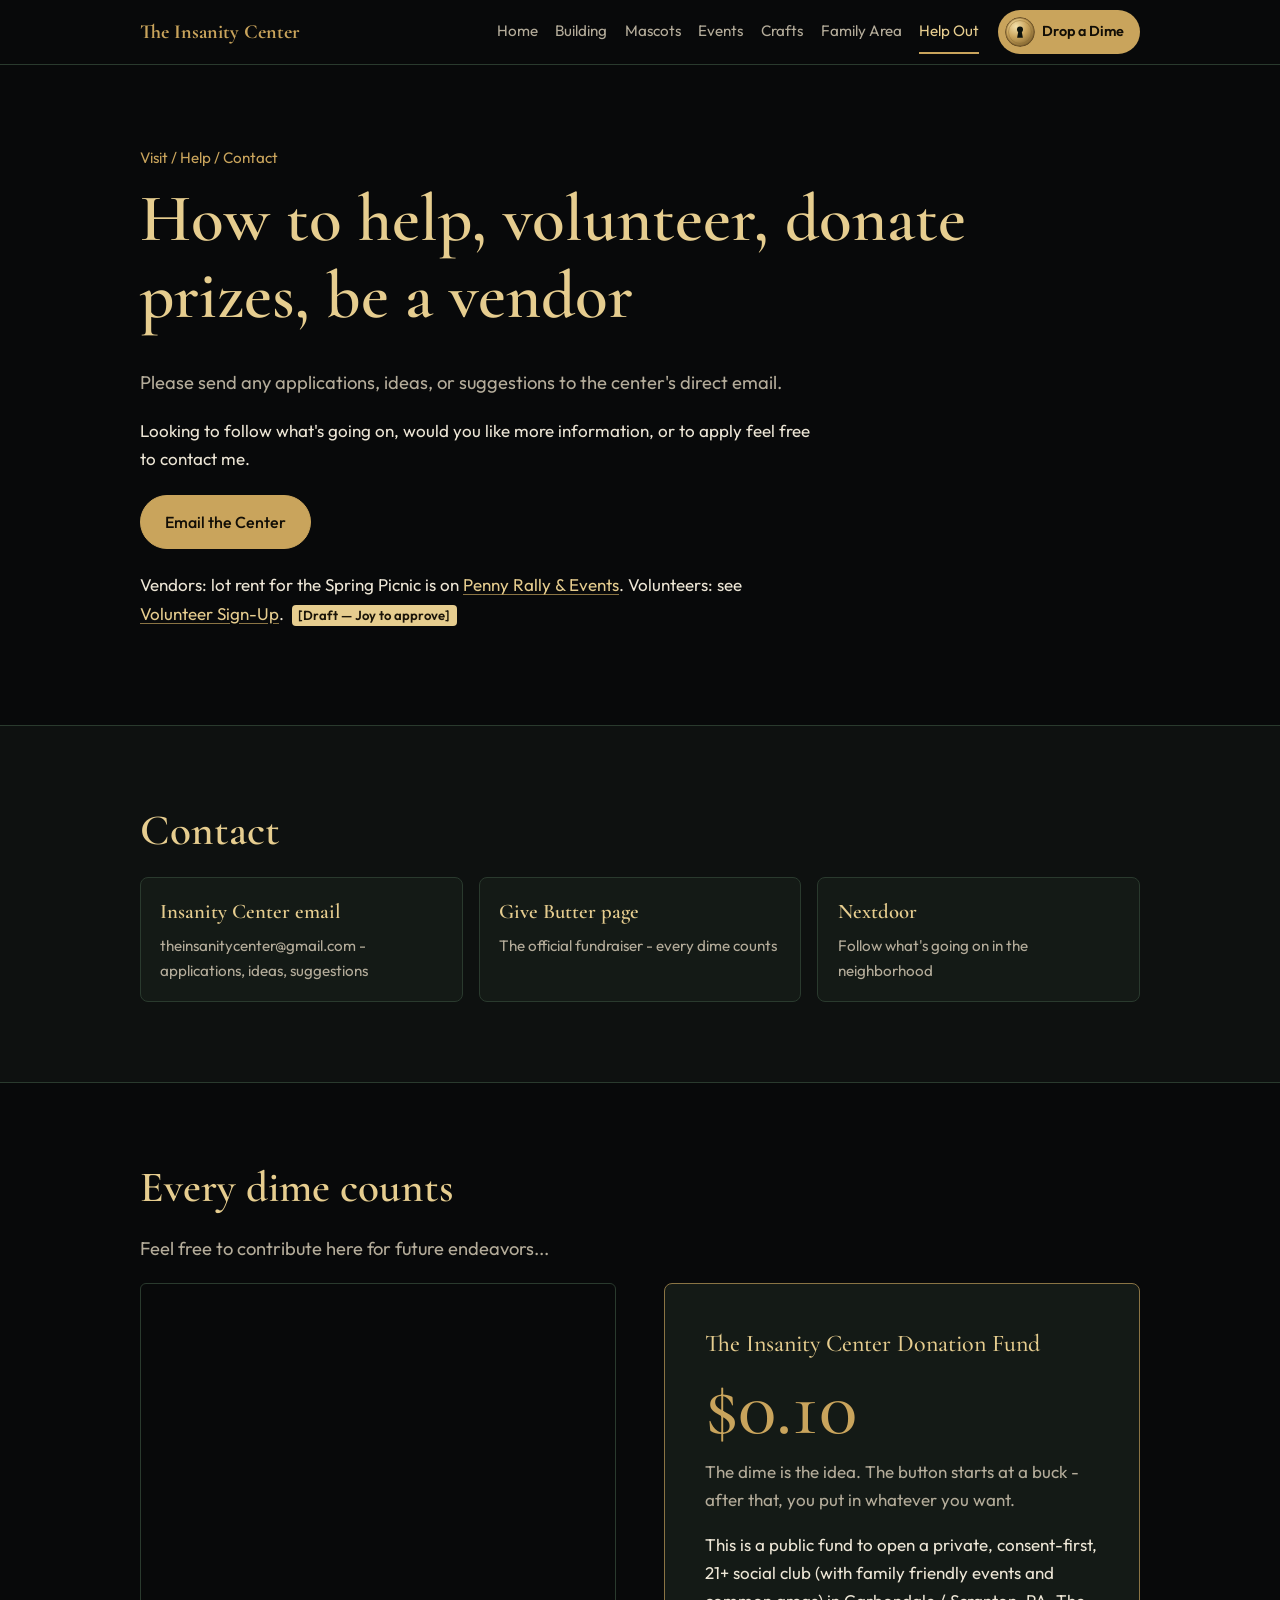
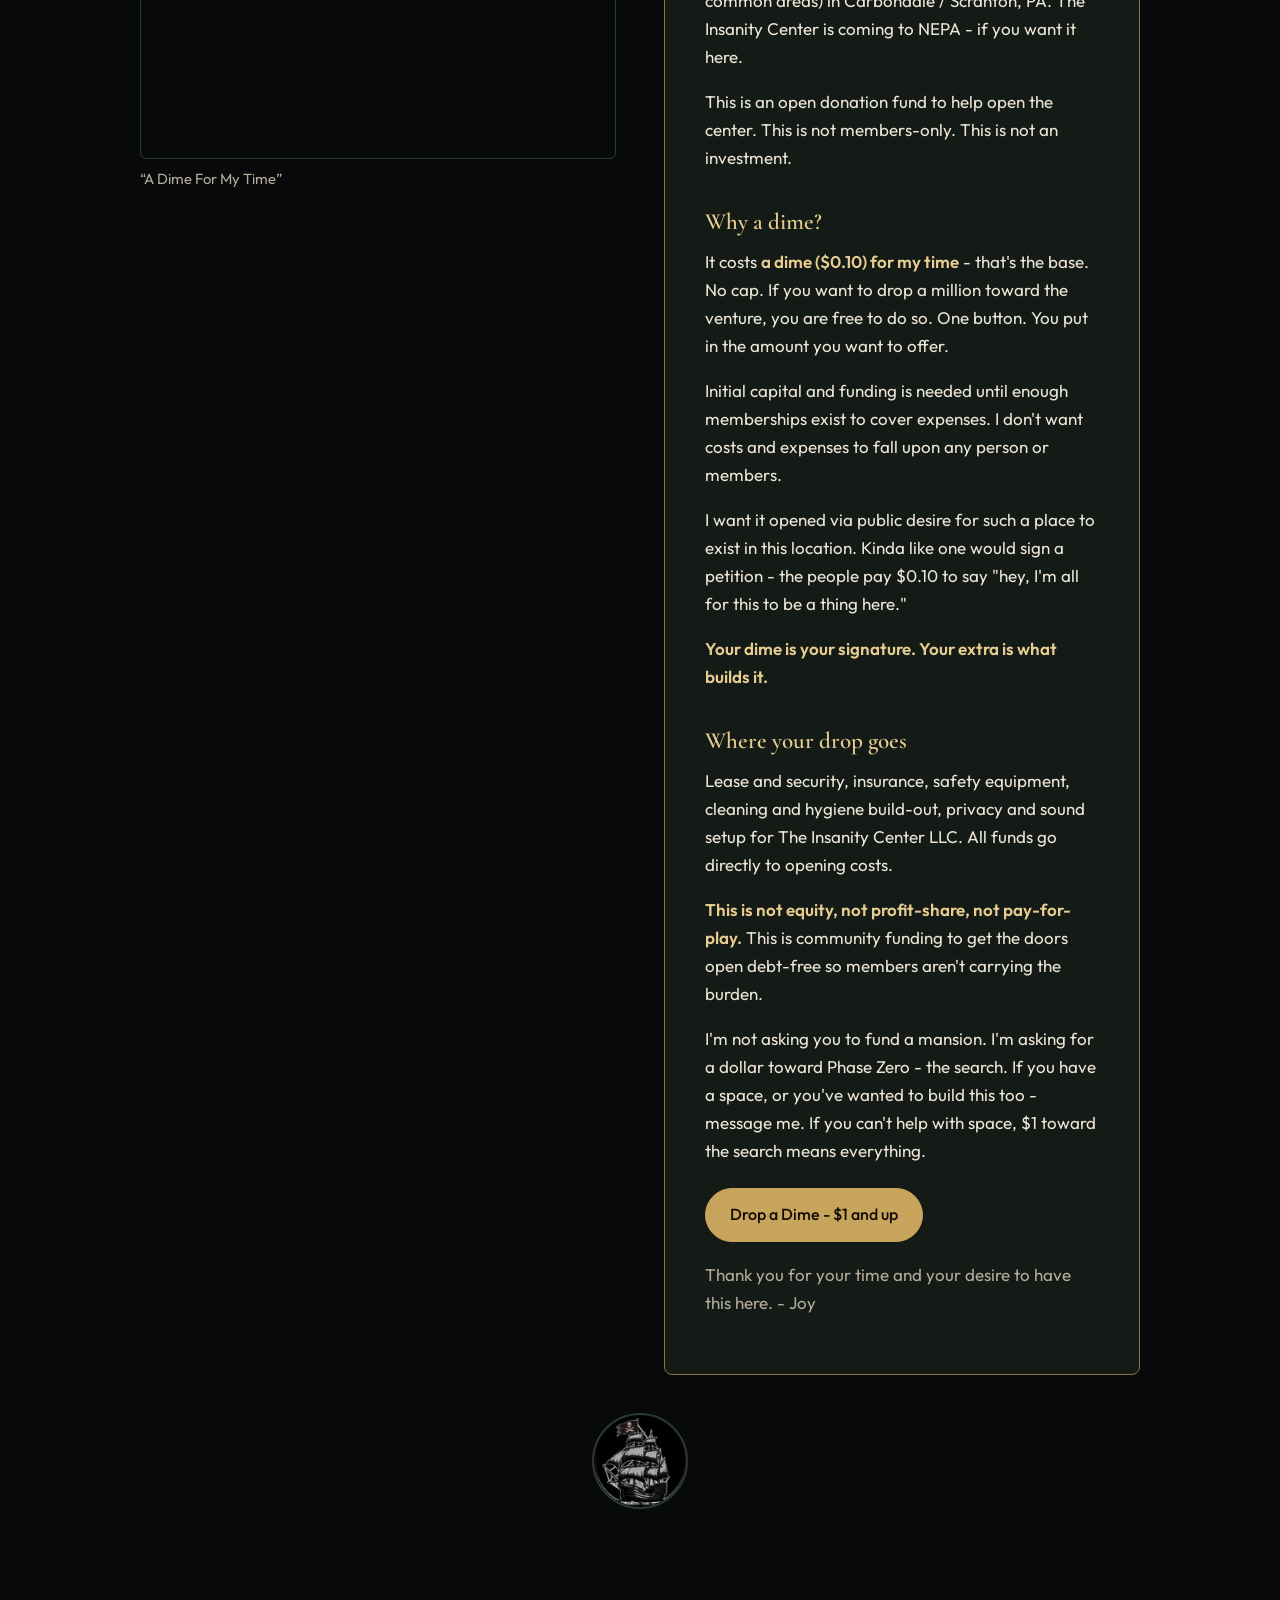
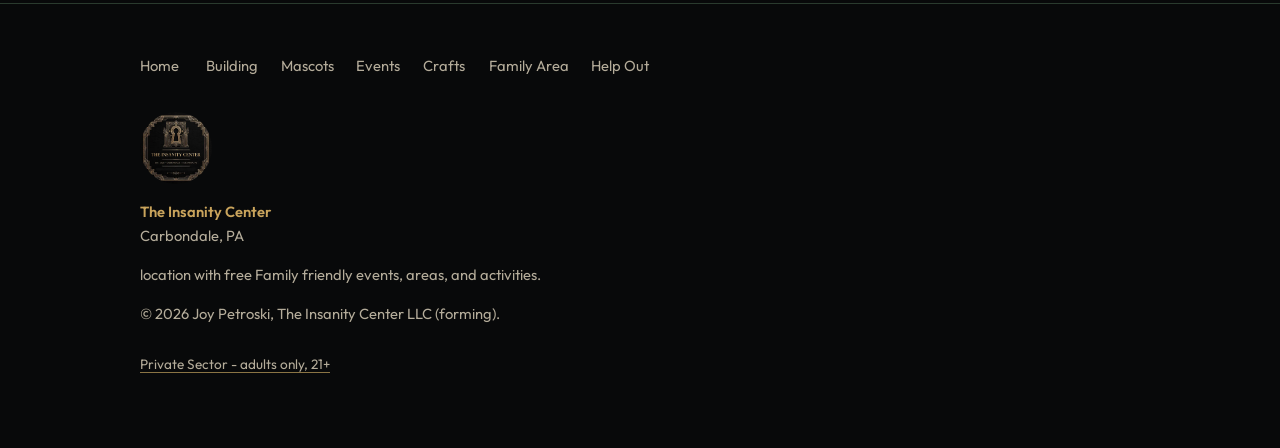
<file: help.html>
<!DOCTYPE html>
<html lang="en">
<head>
<meta charset="utf-8">
<meta name="viewport" content="width=device-width, initial-scale=1">
<meta http-equiv="Content-Security-Policy" content="default-src 'self'; script-src 'self'; style-src 'self'; img-src 'self' data: blob:; font-src 'self'; connect-src 'self'; object-src 'none'; base-uri 'self'; form-action 'none'">
<meta name="referrer" content="strict-origin-when-cross-origin">
<title>Help, Volunteer &amp; Contact | The Insanity Center</title>
<meta name="description" content="Volunteer, donate prizes, be a vendor or drop a dime for The Insanity Center in Carbondale, PA. Email, Give Butter and Nextdoor.">
<meta name="robots" content="index, follow, max-image-preview:large">
<link rel="canonical" href="https://theinsanitycenter.github.io/help.html">
<meta name="theme-color" content="#08090a">
<meta name="color-scheme" content="dark">
<meta property="og:type" content="website">
<meta property="og:site_name" content="The Insanity Center">
<meta property="og:title" content="Help, Volunteer &amp; Contact | The Insanity Center">
<meta property="og:description" content="Volunteer, donate prizes, be a vendor or drop a dime for The Insanity Center in Carbondale, PA. Email, Give Butter and Nextdoor.">
<meta property="og:url" content="https://theinsanitycenter.github.io/help.html">
<meta property="og:image" content="https://theinsanitycenter.github.io/assets/og-home.jpg">
<meta property="og:image:width" content="1200">
<meta property="og:image:height" content="630">
<meta property="og:image:alt" content="Gold keyhole emblem of The Insanity Center on black">
<meta property="og:locale" content="en_US">
<meta name="twitter:card" content="summary_large_image">
<meta name="twitter:title" content="Help, Volunteer &amp; Contact | The Insanity Center">
<meta name="twitter:description" content="Volunteer, donate prizes, be a vendor or drop a dime for The Insanity Center in Carbondale, PA. Email, Give Butter and Nextdoor.">
<meta name="twitter:image" content="https://theinsanitycenter.github.io/assets/og-home.jpg">
<link rel="icon" type="image/png" sizes="96x96" href="/assets/favicon-96.png">
<link rel="apple-touch-icon" sizes="180x180" href="/assets/apple-touch-icon-180.png">
<link rel="preload" href="/assets/fonts/f03.woff2" as="font" type="font/woff2" crossorigin>
<link rel="preload" href="/assets/fonts/f10.woff2" as="font" type="font/woff2" crossorigin>
<link rel="stylesheet" href="/assets/fonts/fonts.css?v=b7e2710a22" integrity="sha384-qKVxPdnwD+Li+3Ar+E51vGWBo7RTDN0mrmSzd9RDrRIM9FEdz81FLAuw76THwa/L">
<link rel="stylesheet" href="/assets/css/style.css?v=3e1d898901" integrity="sha384-KJkz1vbqaySVlraEfFz33W5gWxZH4SwCb9wuevIZpUyemNhDwLWr6FtDASW7sseJ">
<script src="/assets/js/js-flag.js?v=a10dbeff71" integrity="sha384-lD6oIhJ2fzyH7cn+QBLyHoZL2n7DC3nglmnKhx93wy6w0YYb8fJpPWF8M8F2ck5L"></script>
</head>
<body>
<a class="skip-link" href="#main">Skip to content</a>

<header class="nav">
  <div class="nav-inner">
    <a class="nav-brand" href="/">The Insanity Center</a>
    <button class="nav-toggle" type="button" aria-expanded="false" aria-controls="nav-menu" aria-label="Menu">&#9776;</button>
    <nav aria-label="Main">
      <ul class="nav-links" id="nav-menu">
        <li><a href="/">Home</a></li>
        <li><a href="/building.html">Building</a></li>
        <li><a href="/mascots.html">Mascots</a></li>
        <li><a href="/events.html">Events</a></li>
        <li><a href="/crafts.html">Crafts</a></li>
        <li><a href="/family.html">Family Area</a></li>
        <li><a href="/help.html" aria-current="page">Help Out</a></li>
      </ul>
    </nav>
    <a class="nav-dime" href="https://givebutter.com/untitled-campaign-brpbau" rel="noopener noreferrer"><img class="coin" src="/assets/img/dime-coin.svg" alt="" width="26" height="26">Drop a Dime</a>
  </div>
</header>

<main id="main">

  <section class="section" aria-labelledby="page-title">
    <div class="wrap">
      <p class="kicker">Visit / Help / Contact</p>
      <h1 id="page-title">How to help, volunteer, donate prizes, be a vendor</h1>
      <p class="lede">Please send any applications, ideas, or suggestions to the center's direct email.</p>
      <p>Looking to follow what's going on, would you like more information, or to apply feel free to contact me.</p>
      <div class="hero-actions">
        <a class="btn btn-gold btn-big" href="mailto:theinsanitycenter@gmail.com?subject=Volunteer%20%2F%20Vendor%20%2F%20Prizes">Email the Center</a>
      </div>
      <p class="mt-1">Vendors: lot rent for the Spring Picnic is on <a href="/events.html#penny-picnic">Penny Rally &amp; Events</a>. Volunteers: see <a href="/events.html#volunteer">Volunteer Sign-Up</a>. <span class="draft">[Draft &mdash; Joy to approve]</span></p>
    </div>
  </section>

  <section class="section section-alt" id="contact">
    <div class="wrap">
      <h2>Contact</h2>
      <div class="connect-grid">
        <a class="connect-card" href="mailto:theinsanitycenter@gmail.com">
          <span class="label">Insanity Center email</span>
          <span class="sub">theinsanitycenter@gmail.com - applications, ideas, suggestions</span>
        </a>
        <a class="connect-card" href="https://givebutter.com/untitled-campaign-brpbau" rel="noopener noreferrer">
          <span class="label">Give Butter page</span>
          <span class="sub">The official fundraiser - every dime counts</span>
        </a>
        <a class="connect-card" href="https://nextdoor.com/profile/01bpfDNLNKP28mmhP" rel="noopener noreferrer">
          <span class="label">Nextdoor</span>
          <span class="sub">Follow what's going on in the neighborhood</span>
        </a>
      </div>
    </div>
  </section>

  <section class="section" id="dime">
    <div class="wrap">
      <h2>Every dime counts</h2>
      <p class="lede">Feel free to contribute here for future endeavors...</p>
      <div class="split">
        <figure class="split-media">
          <a href="/assets/img/dime-for-my-time.webp"><img src="/assets/img/dime-for-my-time-720.webp" alt="A gold dime with the words A Dime For My Time" width="720" height="720" loading="lazy" decoding="async"></a>
          <figcaption>&ldquo;A Dime For My Time&rdquo;</figcaption>
        </figure>
        <div class="dime">
          <p class="dime-title">The Insanity Center Donation Fund</p>
          <p class="amount">$0.10</p>
          <p class="dime-sub">The dime is the idea. The button starts at a buck - after that, you put in whatever you want.</p>
          <p>This is a public fund to open a private, consent-first, 21+ social club (with family friendly events and common areas) in Carbondale / Scranton, PA. The Insanity Center is coming to NEPA - if you want it here.</p>
          <p>This is an open donation fund to help open the center. This is not members-only. This is not an investment.</p>
          <h3>Why a dime?</h3>
          <p>It costs <strong>a dime ($0.10) for my time</strong> - that's the base. No cap. If you want to drop a million toward the venture, you are free to do so. One button. You put in the amount you want to offer.</p>
          <p>Initial capital and funding is needed until enough memberships exist to cover expenses. I don't want costs and expenses to fall upon any person or members.</p>
          <p>I want it opened via public desire for such a place to exist in this location. Kinda like one would sign a petition - the people pay $0.10 to say "hey, I'm all for this to be a thing here."</p>
          <p><strong>Your dime is your signature. Your extra is what builds it.</strong></p>
          <h3>Where your drop goes</h3>
          <p>Lease and security, insurance, safety equipment, cleaning and hygiene build-out, privacy and sound setup for The Insanity Center LLC. All funds go directly to opening costs.</p>
          <p><strong>This is not equity, not profit-share, not pay-for-play.</strong> This is community funding to get the doors open debt-free so members aren't carrying the burden.</p>
          <p>I'm not asking you to fund a mansion. I'm asking for a dollar toward Phase Zero - the search. If you have a space, or you've wanted to build this too - message me. If you can't help with space, $1 toward the search means everything.</p>
          <div class="hero-actions">
            <a class="btn btn-gold btn-big" href="https://givebutter.com/untitled-campaign-brpbau" rel="noopener noreferrer">Drop a Dime - $1 and up</a>
          </div>
          <p class="dime-thanks">Thank you for your time and your desire to have this here. - Joy</p>
        </div>
      </div>

      <p class="egg-row mt-2"><a class="egg" href="https://buccaneersalvage.github.io/" rel="noopener noreferrer"><img src="/assets/img/pirate-ship.gif" alt="Pirate ship: visit Buccaneer Salvage" width="96" height="96" loading="lazy" decoding="async"></a></p>
    </div>
  </section>

</main>

<footer class="footer">
  <div class="wrap">
    <nav class="footer-nav" aria-label="Footer">
      <ul>
        <li><a href="/">Home</a></li>
        <li><a href="/building.html">Building</a></li>
        <li><a href="/mascots.html">Mascots</a></li>
        <li><a href="/events.html">Events</a></li>
        <li><a href="/crafts.html">Crafts</a></li>
        <li><a href="/family.html">Family Area</a></li>
        <li><a href="/help.html">Help Out</a></li>
      </ul>
    </nav>
    <img class="seal" src="/assets/img/home-keyhole-480.webp" alt="" loading="lazy" decoding="async" width="480" height="480">
    <p><strong class="gold">The Insanity Center</strong><br>Carbondale, PA</p>
    <p>location with free Family friendly events, areas, and activities.</p>
    <p class="footer-legal">&copy; 2026 Joy Petroski, The Insanity Center LLC (forming).</p>
    <p class="footer-private"><a href="/private/">Private Sector - adults only, 21+</a></p>
  </div>
</footer>

<script src="/assets/js/main.js?v=67ceb43750" defer integrity="sha384-5Y7FRRxta6pqW1fzTTjXp4IBzd2CHFO+cErWfNIw+jNUbUuGhH/JHCs48PM9zSwQ"></script>
</body>
</html>
</file>
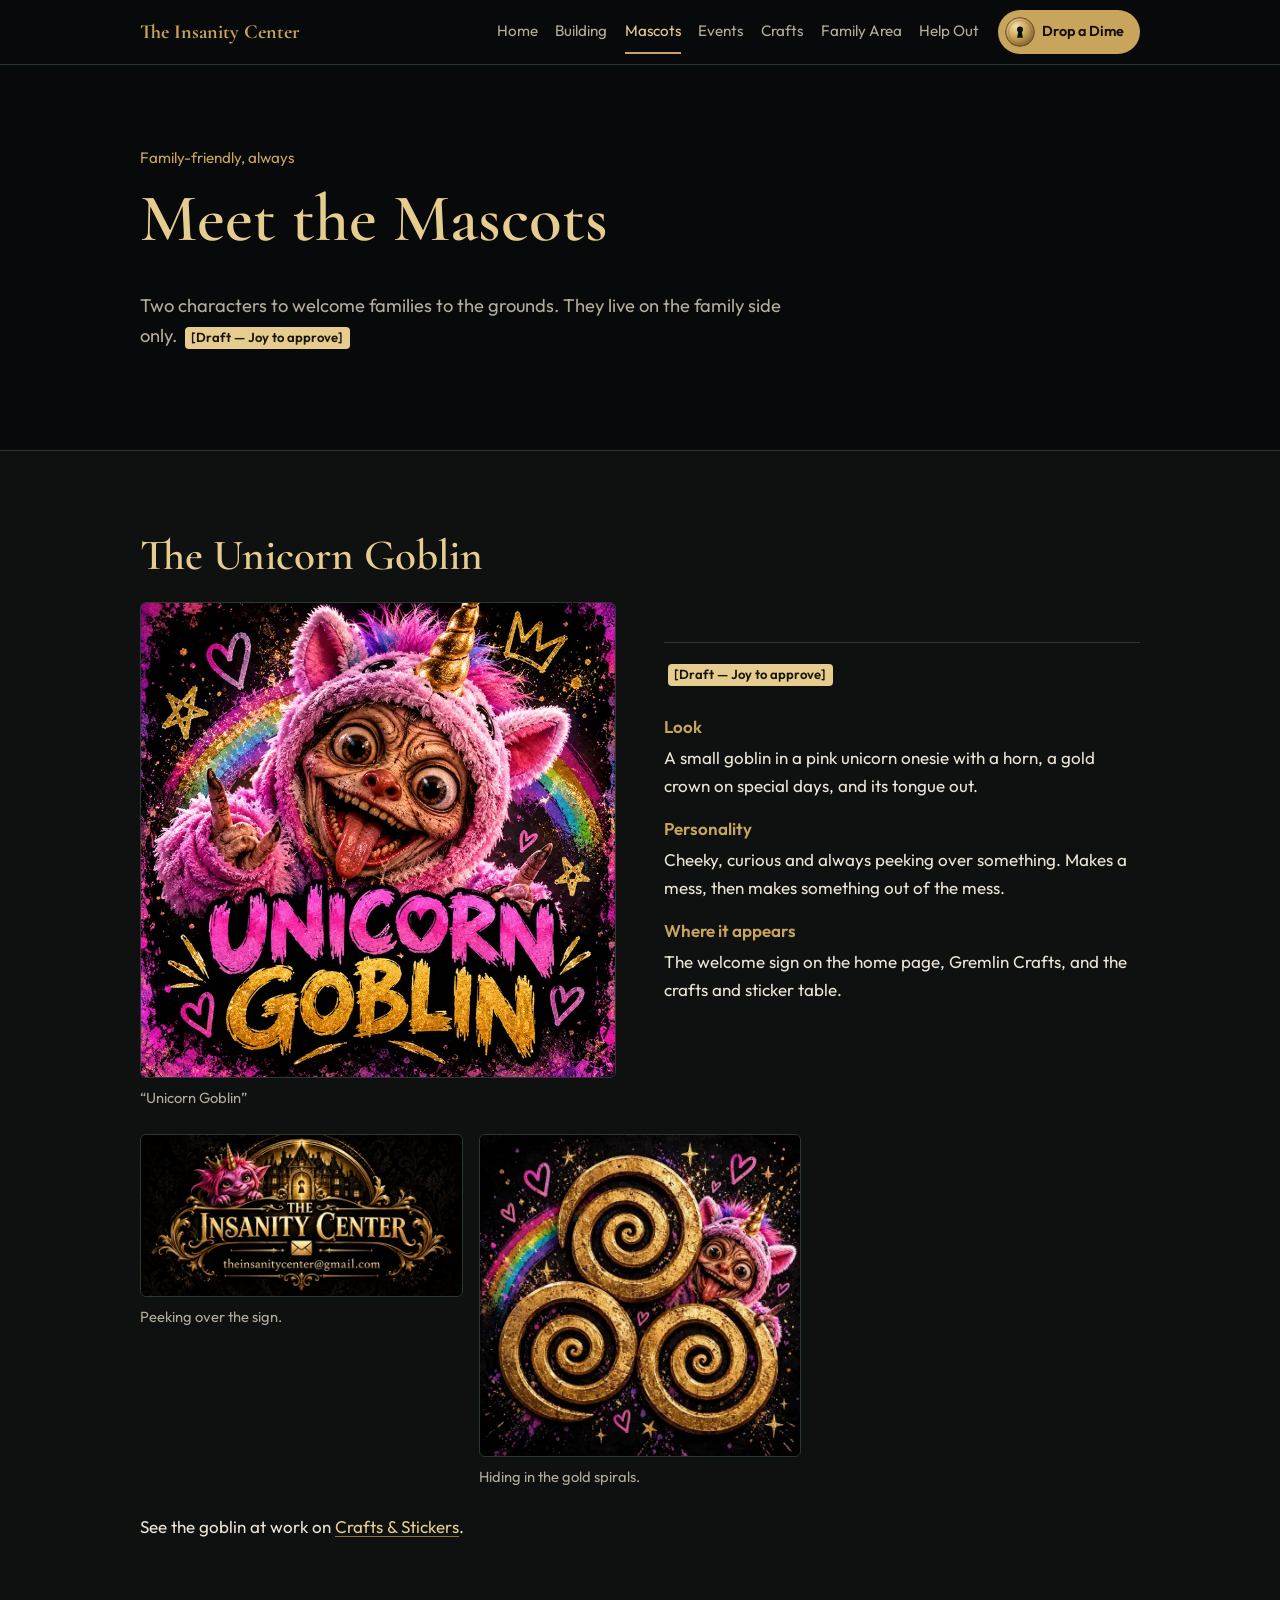
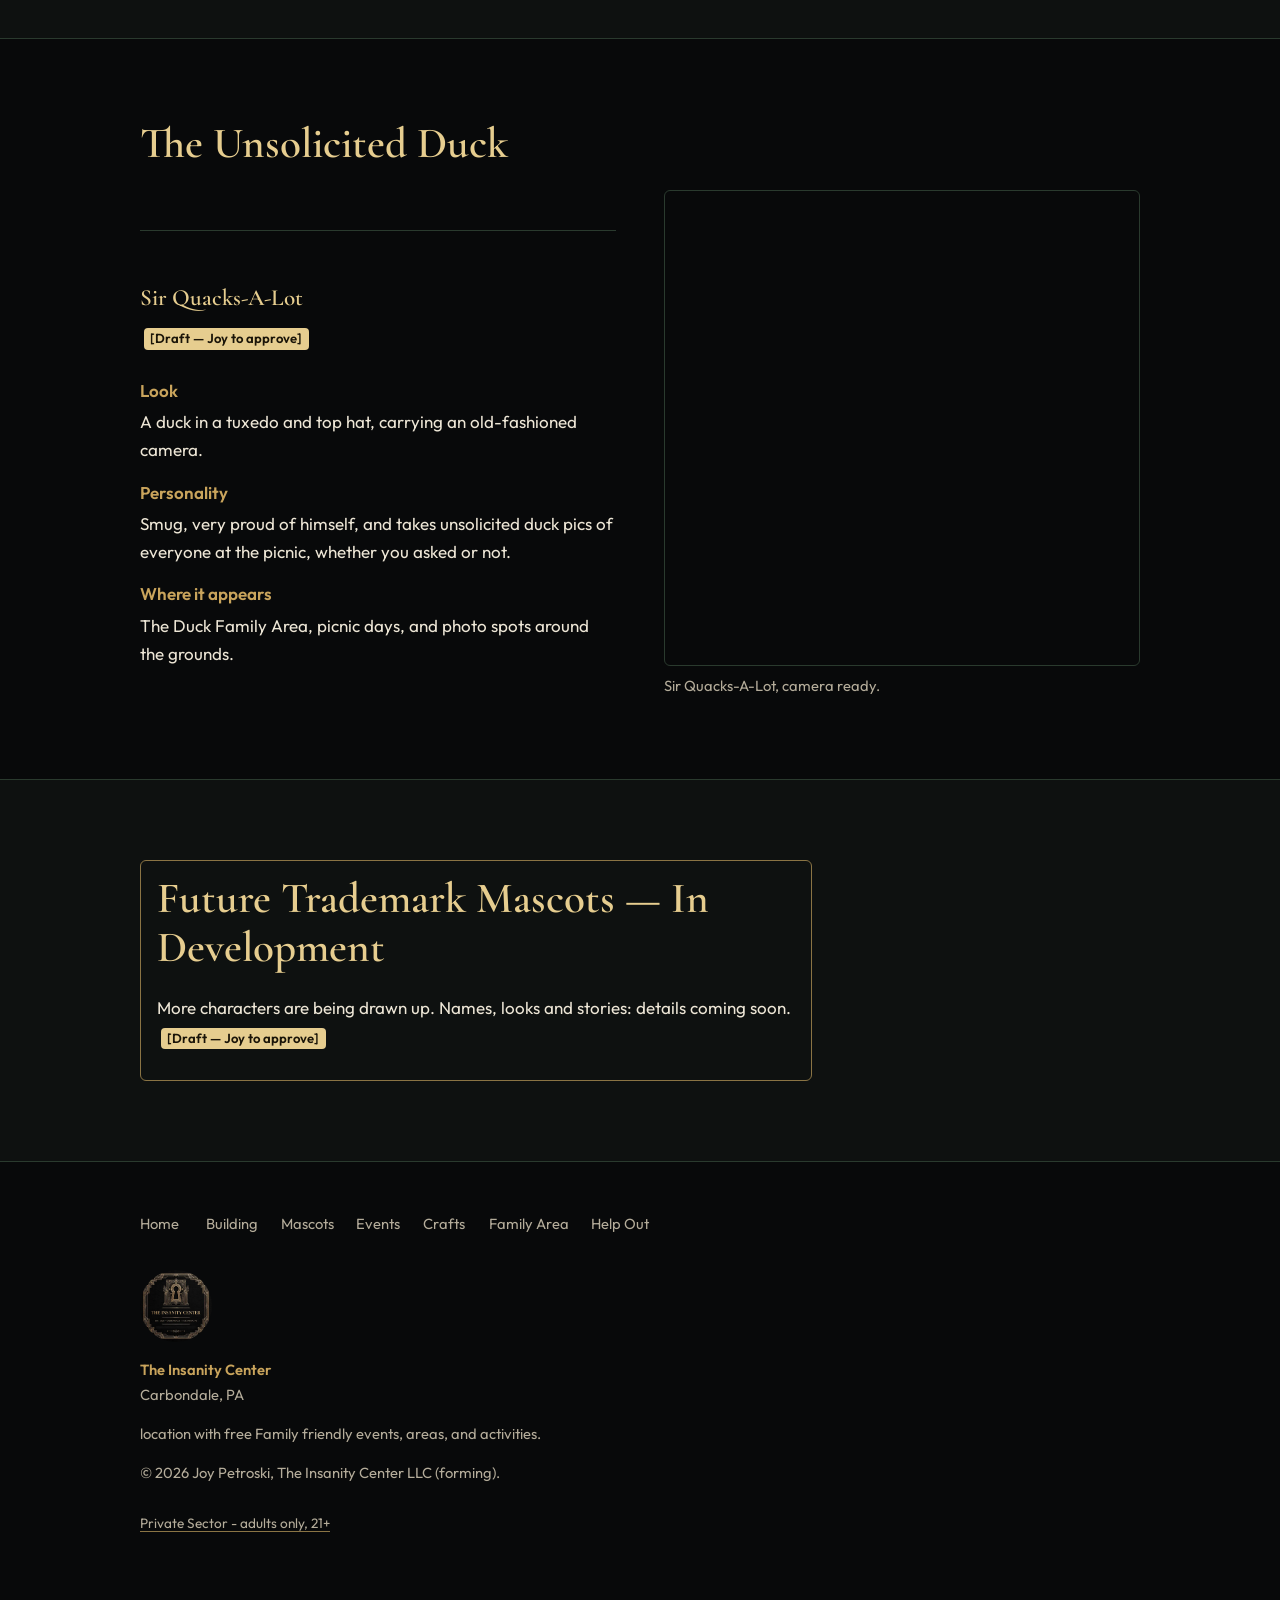
<file: mascots.html>
<!DOCTYPE html>
<html lang="en">
<head>
<meta charset="utf-8">
<meta name="viewport" content="width=device-width, initial-scale=1">
<meta http-equiv="Content-Security-Policy" content="default-src 'self'; script-src 'self'; style-src 'self'; img-src 'self' data: blob:; font-src 'self'; connect-src 'self'; object-src 'none'; base-uri 'self'; form-action 'none'">
<meta name="referrer" content="strict-origin-when-cross-origin">
<title>Mascots | The Insanity Center</title>
<meta name="description" content="Meet the family-friendly mascots of The Insanity Center: the Unicorn Goblin and Sir Quacks-A-Lot, the Unsolicited Duck.">
<meta name="robots" content="index, follow, max-image-preview:large">
<link rel="canonical" href="https://theinsanitycenter.github.io/mascots.html">
<meta name="theme-color" content="#08090a">
<meta name="color-scheme" content="dark">
<meta property="og:type" content="website">
<meta property="og:site_name" content="The Insanity Center">
<meta property="og:title" content="Mascots | The Insanity Center">
<meta property="og:description" content="Meet the family-friendly mascots of The Insanity Center: the Unicorn Goblin and Sir Quacks-A-Lot, the Unsolicited Duck.">
<meta property="og:url" content="https://theinsanitycenter.github.io/mascots.html">
<meta property="og:image" content="https://theinsanitycenter.github.io/assets/og-home.jpg">
<meta property="og:image:width" content="1200">
<meta property="og:image:height" content="630">
<meta property="og:image:alt" content="Gold keyhole emblem of The Insanity Center on black">
<meta property="og:locale" content="en_US">
<meta name="twitter:card" content="summary_large_image">
<meta name="twitter:title" content="Mascots | The Insanity Center">
<meta name="twitter:description" content="Meet the family-friendly mascots of The Insanity Center: the Unicorn Goblin and Sir Quacks-A-Lot, the Unsolicited Duck.">
<meta name="twitter:image" content="https://theinsanitycenter.github.io/assets/og-home.jpg">
<link rel="icon" type="image/png" sizes="96x96" href="/assets/favicon-96.png">
<link rel="apple-touch-icon" sizes="180x180" href="/assets/apple-touch-icon-180.png">
<link rel="preload" href="/assets/fonts/f03.woff2" as="font" type="font/woff2" crossorigin>
<link rel="preload" href="/assets/fonts/f10.woff2" as="font" type="font/woff2" crossorigin>
<link rel="stylesheet" href="/assets/fonts/fonts.css?v=b7e2710a22" integrity="sha384-qKVxPdnwD+Li+3Ar+E51vGWBo7RTDN0mrmSzd9RDrRIM9FEdz81FLAuw76THwa/L">
<link rel="stylesheet" href="/assets/css/style.css?v=3e1d898901" integrity="sha384-KJkz1vbqaySVlraEfFz33W5gWxZH4SwCb9wuevIZpUyemNhDwLWr6FtDASW7sseJ">
<script src="/assets/js/js-flag.js?v=a10dbeff71" integrity="sha384-lD6oIhJ2fzyH7cn+QBLyHoZL2n7DC3nglmnKhx93wy6w0YYb8fJpPWF8M8F2ck5L"></script>
</head>
<body>
<a class="skip-link" href="#main">Skip to content</a>

<header class="nav">
  <div class="nav-inner">
    <a class="nav-brand" href="/">The Insanity Center</a>
    <button class="nav-toggle" type="button" aria-expanded="false" aria-controls="nav-menu" aria-label="Menu">&#9776;</button>
    <nav aria-label="Main">
      <ul class="nav-links" id="nav-menu">
        <li><a href="/">Home</a></li>
        <li><a href="/building.html">Building</a></li>
        <li><a href="/mascots.html" aria-current="page">Mascots</a></li>
        <li><a href="/events.html">Events</a></li>
        <li><a href="/crafts.html">Crafts</a></li>
        <li><a href="/family.html">Family Area</a></li>
        <li><a href="/help.html">Help Out</a></li>
      </ul>
    </nav>
    <a class="nav-dime" href="https://givebutter.com/untitled-campaign-brpbau" rel="noopener noreferrer"><img class="coin" src="/assets/img/dime-coin.svg" alt="" width="26" height="26">Drop a Dime</a>
  </div>
</header>

<main id="main">

  <section class="section" aria-labelledby="page-title">
    <div class="wrap">
      <p class="kicker">Family-friendly, always</p>
      <h1 id="page-title">Meet the Mascots</h1>
      <p class="lede">Two characters to welcome families to the grounds. They live on the family side only. <span class="draft">[Draft &mdash; Joy to approve]</span></p>
    </div>
  </section>

  <section class="section section-alt" id="unicorn-goblin">
    <div class="wrap">
      <h2>The Unicorn Goblin</h2>
      <div class="split">
        <figure class="split-media">
          <a href="/assets/img/unicorn-goblin.webp"><img src="/assets/img/unicorn-goblin-720.webp" alt="A little goblin in a pink unicorn onesie sticking its tongue out, with a rainbow, hearts and stars" width="720" height="720" loading="lazy" decoding="async"></a>
          <figcaption>&ldquo;Unicorn Goblin&rdquo;</figcaption>
        </figure>
        <div class="mascot">
          <p class="draft">[Draft &mdash; Joy to approve]</p>
          <dl>
            <dt>Look</dt>
            <dd>A small goblin in a pink unicorn onesie with a horn, a gold crown on special days, and its tongue out.</dd>
            <dt>Personality</dt>
            <dd>Cheeky, curious and always peeking over something. Makes a mess, then makes something out of the mess.</dd>
            <dt>Where it appears</dt>
            <dd>The welcome sign on the home page, Gremlin Crafts, and the crafts and sticker table.</dd>
          </dl>
        </div>
      </div>
      <div class="pics">
        <figure class="pic">
          <a href="/assets/img/banner-gremlin.webp"><img src="/assets/img/banner-gremlin-720.webp" alt="The pink unicorn goblin with a gold crown peeking over The Insanity Center sign" width="720" height="360" loading="lazy" decoding="async"></a>
          <figcaption>Peeking over the sign.</figcaption>
        </figure>
        <figure class="pic">
          <a href="/assets/img/goblin-spirals.webp"><img src="/assets/img/goblin-spirals-720.webp" alt="Three gold spirals with the unicorn goblin peeking out from behind them" width="720" height="720" loading="lazy" decoding="async"></a>
          <figcaption>Hiding in the gold spirals.</figcaption>
        </figure>
      </div>
      <p class="mt-1">See the goblin at work on <a href="/crafts.html">Crafts &amp; Stickers</a>.</p>
    </div>
  </section>

  <section class="section" id="unsolicited-duck">
    <div class="wrap">
      <h2>The Unsolicited Duck</h2>
      <div class="split rev">
        <figure class="split-media">
          <a href="/assets/img/unsolicited-duck.webp"><img src="/assets/img/unsolicited-duck-720.webp" alt="A smug duck in a top hat and tuxedo holding a vintage camera, with candles and a gold keyhole behind it" width="720" height="720" loading="lazy" decoding="async"></a>
          <figcaption>Sir Quacks-A-Lot, camera ready.</figcaption>
        </figure>
        <div class="mascot">
          <h3>Sir Quacks-A-Lot</h3>
          <p class="draft">[Draft &mdash; Joy to approve]</p>
          <dl>
            <dt>Look</dt>
            <dd>A duck in a tuxedo and top hat, carrying an old-fashioned camera.</dd>
            <dt>Personality</dt>
            <dd>Smug, very proud of himself, and takes unsolicited duck pics of everyone at the picnic, whether you asked or not.</dd>
            <dt>Where it appears</dt>
            <dd>The Duck Family Area, picnic days, and photo spots around the grounds.</dd>
          </dl>
        </div>
      </div>
    </div>
  </section>

  <section class="section section-alt" id="future-mascots">
    <div class="wrap">
      <div class="note">
        <h2>Future Trademark Mascots &mdash; In Development</h2>
        <p>More characters are being drawn up. Names, looks and stories: details coming soon. <span class="draft">[Draft &mdash; Joy to approve]</span></p>
      </div>
    </div>
  </section>

</main>

<footer class="footer">
  <div class="wrap">
    <nav class="footer-nav" aria-label="Footer">
      <ul>
        <li><a href="/">Home</a></li>
        <li><a href="/building.html">Building</a></li>
        <li><a href="/mascots.html">Mascots</a></li>
        <li><a href="/events.html">Events</a></li>
        <li><a href="/crafts.html">Crafts</a></li>
        <li><a href="/family.html">Family Area</a></li>
        <li><a href="/help.html">Help Out</a></li>
      </ul>
    </nav>
    <img class="seal" src="/assets/img/home-keyhole-480.webp" alt="" loading="lazy" decoding="async" width="480" height="480">
    <p><strong class="gold">The Insanity Center</strong><br>Carbondale, PA</p>
    <p>location with free Family friendly events, areas, and activities.</p>
    <p class="footer-legal">&copy; 2026 Joy Petroski, The Insanity Center LLC (forming).</p>
    <p class="footer-private"><a href="/private/">Private Sector - adults only, 21+</a></p>
  </div>
</footer>

<script src="/assets/js/main.js?v=67ceb43750" defer integrity="sha384-5Y7FRRxta6pqW1fzTTjXp4IBzd2CHFO+cErWfNIw+jNUbUuGhH/JHCs48PM9zSwQ"></script>
</body>
</html>
</file>
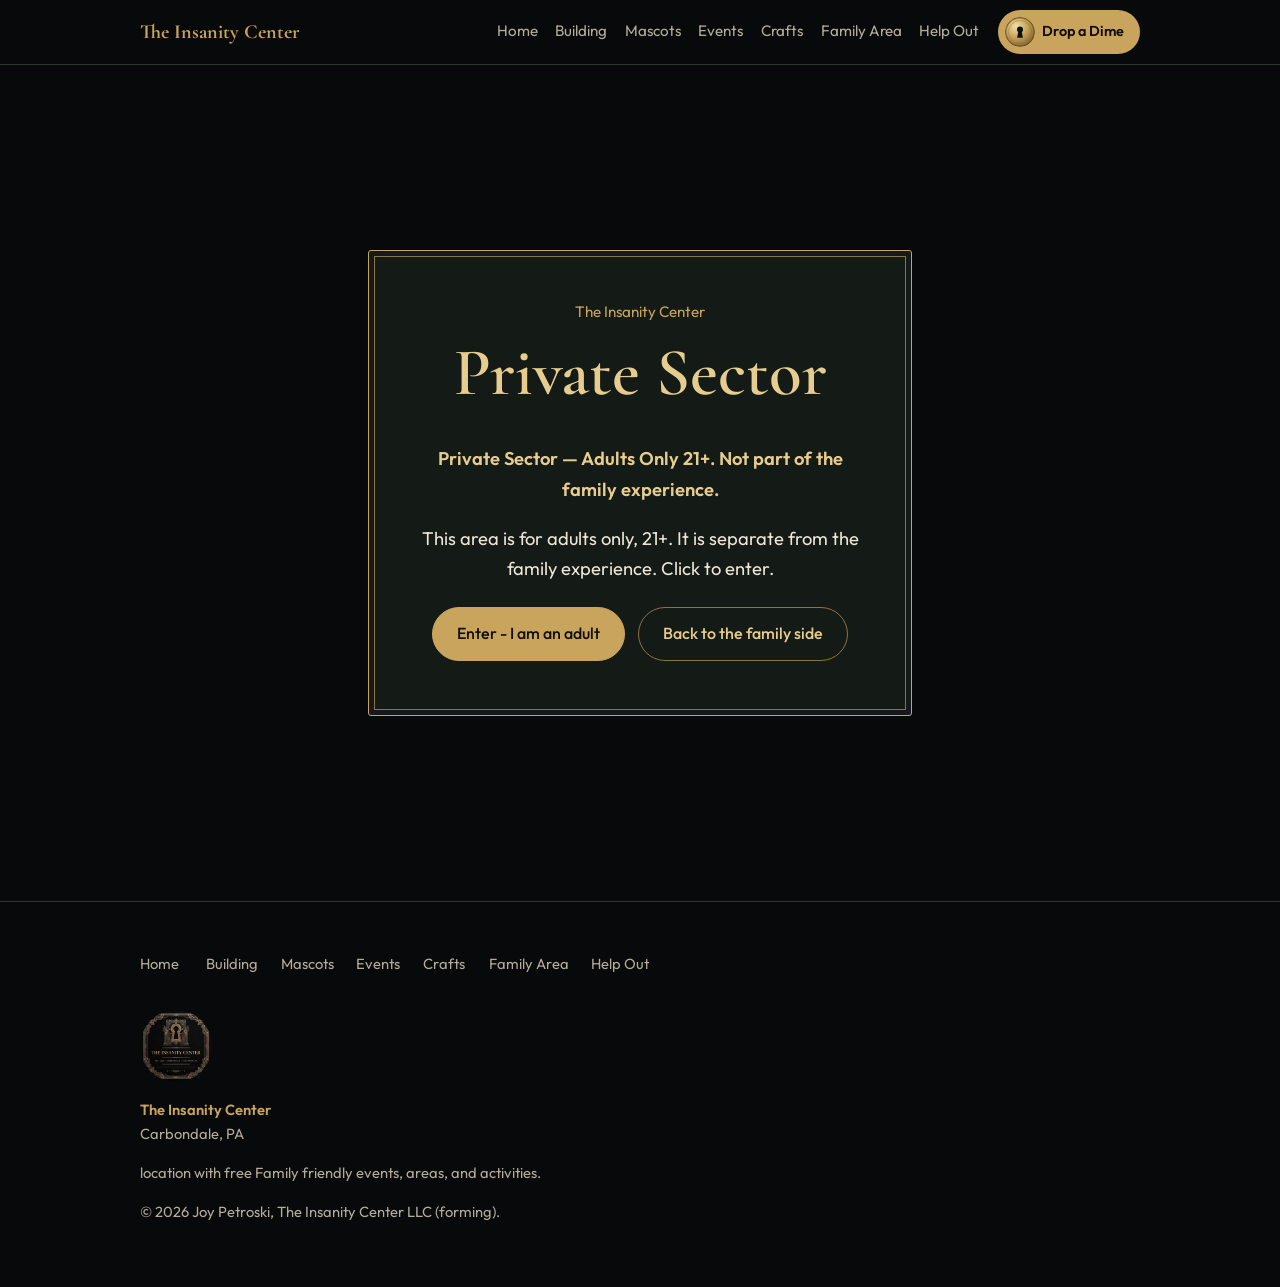
<file: private/sector.html>
<!DOCTYPE html>
<html lang="en">
<head>
<meta charset="utf-8">
<meta name="viewport" content="width=device-width, initial-scale=1">
<meta http-equiv="Content-Security-Policy" content="default-src 'self'; script-src 'self'; style-src 'self'; img-src 'self' data: blob:; font-src 'self'; connect-src 'self'; object-src 'none'; base-uri 'self'; form-action 'none'">
<meta name="referrer" content="strict-origin-when-cross-origin">
<title>Private Sector | The Insanity Center</title>
<meta name="description" content="The Private Sector of The Insanity Center. Adults only.">
<meta name="robots" content="noindex, nofollow">
<link rel="canonical" href="https://theinsanitycenter.github.io/private/sector.html">
<meta name="theme-color" content="#070b08">
<meta name="color-scheme" content="dark">
<link rel="icon" type="image/png" sizes="96x96" href="/assets/favicon-96.png">
<link rel="apple-touch-icon" sizes="180x180" href="/assets/apple-touch-icon-180.png">
<link rel="preload" href="/assets/fonts/f03.woff2" as="font" type="font/woff2" crossorigin>
<link rel="preload" href="/assets/fonts/f10.woff2" as="font" type="font/woff2" crossorigin>
<link rel="stylesheet" href="/assets/fonts/fonts.css?v=b7e2710a22" integrity="sha384-qKVxPdnwD+Li+3Ar+E51vGWBo7RTDN0mrmSzd9RDrRIM9FEdz81FLAuw76THwa/L">
<link rel="stylesheet" href="/assets/css/style.css?v=3e1d898901" integrity="sha384-KJkz1vbqaySVlraEfFz33W5gWxZH4SwCb9wuevIZpUyemNhDwLWr6FtDASW7sseJ">
<script src="/assets/js/js-flag.js?v=a10dbeff71" integrity="sha384-lD6oIhJ2fzyH7cn+QBLyHoZL2n7DC3nglmnKhx93wy6w0YYb8fJpPWF8M8F2ck5L"></script>
<script src="/assets/js/gate-check.js?v=d077c793c6" integrity="sha384-o0sUwWzLs5Yp/Q3nJwM05v7ROEU4rSOKbsBSvl3zFlR2eLI0rqOUfu4HfxsG1lQd"></script>
</head>
<body>
<a class="skip-link" href="#main">Skip to content</a>

<header class="nav">
  <div class="nav-inner">
    <a class="nav-brand" href="#top">The Insanity Center</a>
    <button class="nav-toggle" type="button" aria-expanded="false" aria-controls="nav-menu" aria-label="Menu">&#9776;</button>
    <nav aria-label="Main">
      <ul class="nav-links" id="nav-menu">
        <li><a href="#vision">Vision</a></li>
        <li><a href="#compound">Compound</a></li>
        <li><a href="#pricing">Pricing</a></li>
        <li><a href="#gallery">Gallery</a></li>
        <li><a href="#membership">Membership</a></li>
        <li><a href="#legal">Fine Print</a></li>
        <li><a href="#connect">Connect</a></li>
        <li><a href="/">Family Side</a></li>
        <li><a href="#membership">Join 21+</a></li>
      </ul>
    </nav>
    <a class="nav-dime" href="https://givebutter.com/untitled-campaign-brpbau" rel="noopener noreferrer"><img class="coin" src="/assets/img/dime-coin.svg" alt="" width="26" height="26">Drop a Dime</a>
  </div>
</header>

<main id="main">

  <!-- ================= HERO ================= -->
  <section class="wrap hero hero-compact" id="top" aria-label="Private Sector">
    <div class="hero-copy">
      <p class="kicker">Private Club &bull; Est. 2026</p>
      <h1>Private Sector</h1>
      <p class="hero-tagline">A new aged location for a new day and age..</p>
      <div class="hero-actions">
        <a class="btn btn-gold" href="#membership">Become a Member</a>
        <a class="btn btn-line" href="/help.html#dime">Drop a Dime</a>
        <a class="btn btn-quiet" href="/">Back to the family side</a>
      </div>
    </div>
    <figure class="hero-art frame">
      <img src="/assets/img/photo-01.webp" alt="Art Deco gold keyhole emblem of The Insanity Center on black" width="960" height="960">
      <figcaption>Carbondale / Scranton, PA &bull; 21+ &bull; Consent-First</figcaption>
    </figure>
  </section>

  <!-- ================= WELCOME ================= -->
  <section class="section section-alt" id="welcome">
    <div class="wrap">
      <p class="kicker">Welcome</p>
      <div class="split">
        <div>
          <h2>More than an idea. A movement.</h2>
          <p>This is more than just an idea, it is a movement. The Insanity Center is about building a private, respectful, and exciting space where adults can connect, explore, and be themselves without judgment. We are currently in the early stages, laying the foundation for something real.</p>
          <p>This is a private club for adults, built on trust, connection, and community. With your support, we can create a safe and welcoming environment where people can socialize, attend exclusive events, and be part of something from the ground floor.</p>
        </div>
        <figure class="split-media">
          <img src="/assets/img/photo-22.webp" alt="Black marble with gold veining" loading="lazy" decoding="async" width="960" height="960">
        </figure>
      </div>
    </div>
  </section>

  <!-- ================= VISION ================= -->
  <section class="section" id="vision">
    <div class="wrap">
      <div class="split rev">
        <div class="split-media">
          <img src="/assets/img/photo-04.webp" alt="Brass plaque reading: No public access, members only beyond this point, 21+ only" loading="lazy" decoding="async" width="1440" height="960">
        </div>
        <div>
          <h2>The long-term dream, finally becoming real</h2>
          <p class="statement">"I wanted a full plantation for over 20 years now."</p>
          <p>The center originally started as an idea for somewhere for teens and young adults to hang out, a safe zone. However, my children are now adults and let's face it sex sells. So, let's make it happen now.</p>
        </div>
      </div>

      <div class="mt-xl">
        <p><strong>45F - Carbondale area - Switch / Organizer.</strong> I want to co-create a small, private, 21+ members-only clubhouse for our community. Think: sex-positive playspace / dungeon / lifestyle club / low-key content house.</p>
        <p>Seeking space &amp; community partners - NEPA. 45F, creative, looking to co-found a private, 21+ members-only lifestyle club and adult content studio.</p>
        <p>Looking for: secluded structure, barn, warehouse, cabin, or unused commercial space to donate, lend, or low-cost lease in exchange for partnership. Also seeking like-minded, respectful adult partners / collaborators to help build it.</p>
        <p>Vision: consensual, safe, sex-positive venue for lifestyle events, munches, play parties, and content creation. Consent, safety, and discretion are mandatory. No drugs, no drama.</p>
        <p>I am low-income and can't fund a lease alone, so I am seeking community help to get started. Must be 21+, ID verified, and willing to discuss legal, zoning, and safety plans first.</p>
        <p>If you have space or want to collaborate, message me with what you have in mind.</p>
        <h3>What I have</h3>
        <p>Time, drive, hosting / organizing skills, decorating, cleaning, and managing a safe, welcoming space. I am low-income so I cannot fund a lease solo, but I will put in the work to run it right.</p>
        <h3>What I'm seeking</h3>
        <ol>
          <li><strong>SPACE:</strong> A secluded barn, warehouse, large basement, cabin, outbuilding, or commercial space in NEPA. Open to donation, trade, partnership, caretaker arrangement, or very low-cost lease. Privacy is key.</li>
          <li><strong>PEOPLE:</strong> 1-3 mature, drama-free, consent-focused partners (any gender / dynamic) to help build and co-manage. Handy skills, event experience, or community reputation a big plus.</li>
        </ol>
        <h3>Vision</h3>
        <p>Clean, safe, consent-first venue for munches, education, play parties, lifestyle nights (orgy / gangbang / themed events), and occasional adult filming. No drugs, no coercion, no pay-for-play. Private membership only, ID verified, strict rules, no phones in play areas.</p>
        <p>This is NOT a brothel and not a public business. This is a community-built playspace by and for consenting adults.</p>
        <p>If you have a space, or you have wanted to build something like this and want to team up, message me here. Please include age, what you could bring to the table, and your ideas for safety / legality.</p>
        <p>Kink-friendly, LGBTQ+ friendly, 21+ only.</p>
        <p><em>- Joy</em></p>
        <p class="fine-print">#NEPA #Pennsylvania #Scranton #Poconos #LifestyleClub #Dungeon #Playspace #ContentHouse #Collaboration #SeekingSpace</p>
      </div>

      <div class="split mt-xl">
        <div>
          <h3>More of my ideas on the plantation</h3>
          <p>I had been and almost bought a 21 bedroom 16 bath mansion resort. A hangout center full of things like a shop, farm, craft bar, arcade, restaurant/buffet.</p>
          <p>I even spent years trying to have fundraisers for it. Total, honestly, $48... They opened a gym that had kid friendly activities and in the long run just went back out of business themselves. As I said before, sex sells. Now, no this is not what this is just going to be. I plan on having my full plantation one day still. I've spent the greater part of my life living the BDSM lifestyle. Even long enough to say I met E.L. James on a no longer existent site called collarspace. He had even shared a copy of 50 shades of gray with me before it was published. (I didn't like the books. Not a real view of the lifestyle. However, everyone is different.) Anyways, who's to say a xxx recording studio, a BDSM dungeon, some fetish rooms,... Can't one day turn into my full plantation with a private members section. I do plan on having parties, raves, concerts, picnics, and other family friendly open to the public events as well either way. So.... There's that too.</p>
        </div>
        <figure class="split-media">
          <img src="/assets/img/photo-10.webp" alt="The Insanity Center Private Club logo in gold on black" loading="lazy" decoding="async" width="1440" height="960">
        </figure>
      </div>

      <!-- Co-founder Q&A -->
      <details class="doc">
        <summary>Co-founder Q&amp;A: is this venture for you? <span class="chev">&#9656;</span></summary>
        <div class="doc-body">
          <p>Want to know if a new business venture would be a good fit for you. I have made up a list of q&amp;a for new co-founders.</p>
          <h4>Basics</h4>
          <ul>
            <li>Age, location, transportation, availability per week?</li>
            <li>What skills / resources can you actually bring? (handyman, electric/plumbing, legal, medical/first-aid, event hosting, security, marketing, cleaning, furniture/equipment)</li>
            <li>Why do you want to co-build this vs. just attending somewhere else?</li>
            <li>Have you co-run a space, munch, or event before? What happened?</li>
          </ul>
          <h4>Safety &amp; Values</h4>
          <ul>
            <li>How do you define enthusiastic consent? How do you handle a consent violation in the moment?</li>
            <li>Are you willing to be background-checked, ID-verified, and sign a co-owner operating agreement?</li>
            <li>How do you handle jealousy, drama, gossip, or being told "no"?</li>
            <li>Are you okay with LGBTQ+, all genders, all orientations, and no pay-for-play rule?</li>
            <li>Drugs/alcohol policy - are you 100% okay with sober play areas?</li>
          </ul>
          <h4>Logistics &amp; Boundaries</h4>
          <ul>
            <li>Can you contribute financially, even small? If not, how many hours per week for build/clean/host?</li>
            <li>Are you comfortable being out as an organizer, or do you need total discretion?</li>
            <li>Content house - are you okay being on camera? What are your hard limits for filming?</li>
            <li>Exit plan: If someone wants out, how should we handle keys, money, equipment?</li>
          </ul>
          <p><strong>Red flags:</strong> won't show ID, pushes to skip rules, badmouths all ex-partners/communities, wants to profit from sex acts directly, hates condoms/cleaning/consent paperwork.</p>
          <h4>Safety / Legality Checklist for NEPA Private Club</h4>
          <p>Want the current checklist? It goes out with every co-founder conversation, just ask.</p>
          <div class="copy-row">
            <a class="btn btn-line" href="mailto:theinsanitycenter@gmail.com?subject=Co-Founder%20Interest">Email the Center</a>
          </div>
        </div>
      </details>

      <!-- Co-founder application -->
      <details class="doc">
        <summary>Applications for new co-founders <span class="chev">&#9656;</span></summary>
        <div class="doc-body">
          <p>If you would like to apply as a co-founder please copy, paste, and fill the included application. A PDF or paper version are also available upon request.</p>
          <div class="copy-row">
            <button class="copy-btn" type="button" data-copy="cf-app">Copy application</button>
            <span class="copy-hint" role="status">Pastes into any email or message.</span>
          </div>
          <script type="text/plain" data-copy-src="cf-app">
*NEPA PRIVATE SOCIAL CLUB - Co-Founder / Core Member Application*
_21+ Only | Private Membership | Consent-First_

> Confidential - Information will be kept private by organizers. ID verification required in person. No photos of IDs will be stored.

*1. About You*
Full Name / Chosen Name: ________
Age: ___  Pronouns: ____  City/Area: ________
Phone / Email / Fet / Signal: ________
Do you have reliable transportation to Carbondale/Scranton area? Y / N

*2. What You Bring*
Check all that apply and explain:
[ ] Handy / Build / Electrical / Plumbing
[ ] Cleaning / Organizing / Decorating
[ ] Hosting / Event Planning / DM Experience
[ ] Security / First Aid / Medical
[ ] Legal / Accounting / Business
[ ] Furniture / Equipment / Supplies to donate/loan
[ ] Other: ________
Time per week you can commit: ___ hrs
Can you contribute financially to rent/utilities? If yes, how much range: ______
If no, how will you contribute in labor: ________

*3. Experience & Community*
Have you been part of kink/lifestyle/community spaces before? Briefly: ________
Any references from organizers (optional): ________
Are you willing to consent to a background check? Y / N

*4. Safety & Values - Short Answer*
1. How do you define enthusiastic consent?
2. What would you do if you saw a consent violation at a party?
3. How do you handle being told "no" or jealousy in group settings?
4. Are you fully okay with LGBTQ+ inclusive, all genders/orientations, sober play areas, and NO pay-for-play? Y / N + any limits:
5. Drugs/alcohol - are you okay with zero drugs and no alcohol in play areas? Y / N

*5. Content & Privacy*
Are you comfortable with occasional consensual adult filming in designated areas only with separate written consent? Y / N / Maybe with limits: ______
Do you require total discretion (face never shown)? Y / N
Are you okay with no phones in play areas / phone lock pouches? Y / N

*6. Agreement*
I understand this is a private social club, not a business offering sex for money. Membership dues cover space/operating costs only. I agree to follow all consent, ID verification, and house rules. I understand that violations mean immediate removal.
Signature: ________  Date: ________
          </script>
        </div>
      </details>
    </div>
  </section>

  <!-- ================= COMPOUND ================= -->
  <section class="section section-alt" id="compound">
    <div class="wrap">
      <p class="kicker">The Welcome Card</p>
      <h2>A Community Compound</h2>
      <p class="lede"><em>Carbondale, PA - Est. 2026.</em> Two properties in one location, totally separate.</p>

      <div class="compound-grid">
        <div class="compound-card">
          <span class="tag">1 &bull; All ages welcome</span>
          <h3>The Public Grounds</h3>
          <p>Community events open to everyone: BBQs, potlucks, picnics, holiday parties, raves, concerts, carnival days, car meets, vendor markets, bonfires, workshops.</p>
          <p>Family-friendly. Public. No lifestyle content, ever.</p>
        </div>
        <div class="compound-card">
          <span class="tag">2 &bull; 21+ private access only</span>
          <h3>The Private Clubhouse</h3>
          <p>A separate, locked, ID-verified building with its own entrance on the same land. Members-only, vetted, consent-first adult lifestyle club.</p>
          <p>No public access. No overlap with public events. Different days / different hours.</p>
        </div>
      </div>

      <div class="mt-2">
        <p>You can come for the BBQ and never know the clubhouse exists. You can be a clubhouse member and also bring your family to the public picnic.</p>
        <p><strong>The goal is a place where everyone has a place - but boundaries are absolute.</strong></p>
        <p>That way families see "oh this is a normal community spot" first, and lifestyle folks see you take separation seriously - which is exactly what vetted people want to see.</p>
        <p>Here's how it works to keep it safe, legal, and inviting for both worlds:</p>
      </div>

      <div class="split mt-lg">
        <figure class="split-media">
          <img src="/assets/img/photo-14.webp" alt="Brass sign with an arrow reading Public Area" loading="lazy" decoding="async" width="1440" height="471">
        </figure>
        <div>
          <h3>How separation of situations will be applied</h3>
          <p>Every location will be properly documented. As in most private clubs, this will be no different. The doors are locked needing a code or card for entry.</p>
          <p>Also, members have joined and found this location the same as you, by word of mouth and invite. We are a lifestyle community location. Even if we don't know each other outside these grounds, we will all act accordingly or be removed, banned, or face potential charges if everyone does not comply to set locked house and back house rules and regulations. Simple it seems to me, the public areas are to be recognized as no less than a location for family &amp; friends to celebrate life and enjoy the finer side of it via a self built community location.</p>
        </div>
      </div>
    </div>
  </section>

  <!-- ================= PRICE GUIDE (private side) ================= -->
  <section class="section" id="pricing">
    <div class="wrap">
      <p class="kicker">The Price Guide</p>
      <h2>Official Service &amp; Appointment Price Guide</h2>
      <p class="lede"><em>Carbondale, Pennsylvania | Est. 2026. Proposed opening: August 1, 2027. Your Imagination... Our Reality.</em></p>

      <div class="mt-1">
        <p>People keep asking what this will actually cost. Fair. So here it is, the whole thing, written out. Every price below is a suggested introductory rate, worked out so the doors can actually stay open. Final pricing may move according to availability, materials, staffing, property costs, qualifications, and what each service requires to be done right. Nothing here is bait.</p>
        <p><strong>One thing before anything else: the doors are not open yet.</strong> Target is August 1, 2027. These are proposed rates, not bookings, and nothing is bookable until the keys are in my hand.</p>
        <p>Book ahead, always. Appointments need advance reservations, and deposits run $5 to $20 depending on what you're booking. The deposit comes off your final price. It is never an extra charge stacked on top.</p>
        <p>And ages, since this place runs two worlds on the same land: the public grounds are all ages, families first, and the private clubhouse is 21+ with ID, no exceptions. Every category below carries its own age tag so you know which rule set you're walking into before you walk into it.</p>
      </div>

      <div class="age-legend" role="group" aria-label="Age requirements at a glance">
        <span class="age-key">Age key:</span>
        <span class="age-chip">All Ages</span>
        <span class="age-chip">18+ to Book</span>
        <span class="age-chip">21+ ID Verified</span>
      </div>

      <div class="price-grid">

        <div class="price-block">
          <span class="tag">2 &bull; Adult Private Sector</span>
          <h3>For Members 21+ | Vetted | Discreet</h3>
          <span class="age-chip">21+ ID Verified &bull; Members Only</span>
          <p>The private chambers. Rooms, suites, lounges, play spaces. Vetted members only, locked doors, no phones. These prices pay for the space and the door code, never for services. That line does not move, not for anybody.</p>
          <ul class="price-list">
            <li><span>Membership inquiry / consultation</span><span class="p">$10</span></li>
            <li><span>Membership application processing</span><span class="p">$15</span></li>
            <li><span>Private room rental</span><span class="p">$30&ndash;$60/hour</span></li>
            <li><span>Themed fantasy suite</span><span class="p">$50&ndash;$100/hour</span></li>
            <li><span>Private lounge rental</span><span class="p">$25&ndash;$50/hour</span></li>
            <li><span>Dungeon / play space rental</span><span class="p">$40&ndash;$75/hour</span></li>
            <li><span>Private party room</span><span class="p">$75&ndash;$150</span></li>
            <li><span>Makeup / dressing room</span><span class="p">$15&ndash;$30/hour</span></li>
            <li><span>Private event booking</span><span class="p">Custom quote</span></li>
            <li><span>Extended private room booking</span><span class="p">Custom quote</span></li>
          </ul>
          <p class="price-note">These prices cover facilities and space access, not sexual services or professional BDSM services. Screening, cleaning and sanitation fees, security, equipment deposits, and clearly written consent and safety policies all apply. You'll know every one of them before you're through the door.</p>
        </div>

        <div class="price-block">
          <span class="tag">5 &bull; Adult Experiences &amp; Events</span>
          <h3>Play. Connect. Let Loose.</h3>
          <span class="age-chip">21+ Private Calendar &bull; Public Events All Ages</span>
          <p>Themed parties, movie and game nights, car meets, cosplay days, live entertainment. Anything on the private calendar is 21+. Public-side meets follow the public calendar and all its rules.</p>
          <ul class="price-list">
            <li><span>Event consultation</span><span class="p">$10&ndash;$20</span></li>
            <li><span>Themed party admission</span><span class="p">$10&ndash;$30</span></li>
            <li><span>Private party booking</span><span class="p">$50&ndash;$150</span></li>
            <li><span>Private event room rental</span><span class="p">$40&ndash;$100/hour</span></li>
            <li><span>Movie / game night</span><span class="p">$5&ndash;$15</span></li>
            <li><span>Car / truck meet registration</span><span class="p">$10&ndash;$25</span></li>
            <li><span>Comic-Con / pop culture event</span><span class="p">$5&ndash;$20</span></li>
            <li><span>Live entertainment admission</span><span class="p">$10&ndash;$35</span></li>
            <li><span>Special interest club membership</span><span class="p">$5&ndash;$15/month</span></li>
            <li><span>Private retreat packages</span><span class="p">Custom quote</span></li>
            <li><span>Fantasy weekend packages</span><span class="p">Custom quote</span></li>
          </ul>
          <p class="price-note">Adult events and experiences carry age restrictions, event rules, staffing, and safety requirements. Those come with the ticket, not after it. One note on this card: the rows aren't side-specific. Which side you're on gets locked in when you book, not by the row you're reading.</p>
        </div>

        <div class="price-block">
          <span class="tag">8 &bull; Creative &amp; Media</span>
          <h3>Express. Create. Share.</h3>
          <span class="age-chip">All Ages Standard Studio &bull; 21+ Adult-Content Studio</span>
          <p>Studio time, podcast mics, photo sets, editing bays, costume work. Standard studio work is all ages. The adult-content production facilities are 21+, vetted, consented to in writing, and kept completely separate. No mixing.</p>
          <ul class="price-list">
            <li><span>Creative consultation</span><span class="p">$10&ndash;$20</span></li>
            <li><span>Recording studio rental</span><span class="p">$25&ndash;$50/hour</span></li>
            <li><span>Podcast recording</span><span class="p">$25&ndash;$50/hour</span></li>
            <li><span>Voice recording</span><span class="p">$25&ndash;$50/hour</span></li>
            <li><span>Music production assistance</span><span class="p">$35&ndash;$75/hour</span></li>
            <li><span>Photography session</span><span class="p">$35&ndash;$100</span></li>
            <li><span>Photography studio rental</span><span class="p">$25&ndash;$50/hour</span></li>
            <li><span>Video production assistance</span><span class="p">$35&ndash;$75/hour</span></li>
            <li><span>Basic video editing</span><span class="p">$25&ndash;$75</span></li>
            <li><span>Graphic design</span><span class="p">$25&ndash;$60</span></li>
            <li><span>Logo design</span><span class="p">$40&ndash;$100</span></li>
            <li><span>Makeup services</span><span class="p">$25&ndash;$60</span></li>
            <li><span>Costume / cosplay consultation</span><span class="p">$15&ndash;$30</span></li>
            <li><span>Costume creation</span><span class="p">Custom quote</span></li>
            <li><span>Content creation assistance</span><span class="p">$25&ndash;$50/hour</span></li>
            <li><span>Editing suite rental</span><span class="p">$20&ndash;$40/hour</span></li>
          </ul>
          <p class="price-note">Materials, equipment, printing, and other production expenses get charged separately. You'll know before it hits the bill. Same as card 5: the rows aren't side-specific. The 21+ studio work gets confirmed and consented in writing when you book.</p>
        </div>

      </div>

      <details class="doc">
        <summary>Ages &amp; Access Policy <span class="chev">&#9656;</span></summary>
        <div class="doc-body">
          <p>Ages matter here more than they do at most places, because this compound runs two different worlds on the same land. Here is exactly how age works at the Center, so nobody gets surprised at the door.</p>
          <h4>The two sides</h4>
          <ul>
            <li><strong>Public Grounds:</strong> all ages. Families, kids, grandparents, everybody. Kids under 18 stay with a parent or guardian, same as you'd expect anywhere families gather.</li>
            <li><strong>Private Clubhouse:</strong> 21+ only. Valid government photo ID, verified in person, at first visit. No ID = no entry, no exceptions, no "but my friend vouches for me."</li>
          </ul>
          <h4>By service</h4>
          <ul>
            <li><strong>All Ages:</strong> public events, nature and agriculture, family hours for wellness and recreation, standard creative and studio work, housing stays.</li>
            <li><strong>18+ to book or contract:</strong> housing applications, wellness bookings, support services, workshop registration. Ages 13&ndash;17 can join most workshops with a parent or guardian signed on. Hot work like welding is 18+, no minors at the torch.</li>
            <li><strong>21+ only:</strong> the Adult Private Sector, adult experiences and events on the private calendar, and the adult-content production facilities. Every one of them ID verified.</li>
          </ul>
          <h4>One thing said plainly</h4>
          <p>Inside the private clubhouse, some members practice age-play, "little space," and nurturing role-play. Let's be plain about what that means: role-play between consenting adults, 21+, ID verified. There are no children on the private side. Ever. This Center is not a childcare service and never will be, and any sexual activity or filming connected to role-play spaces requires explicit consent and follows every house rule and privacy safeguard on the books.</p>
          <p>If that distinction isn't clear to you, then the private side simply isn't for you, and the public grounds will still have your picnic.</p>
          <blockquote><strong>The short version:</strong> all ages on the public side, 21+ with ID behind the private door, 18+ to book most services, and no exceptions to any of it.</blockquote>
        </div>
      </details>
    </div>
  </section>

  <!-- ================= GALLERY ================= -->
  <section class="section" id="gallery">
    <div class="wrap">
      <p class="kicker">The Gallery</p>
      <h2>Outfits, vibes, and whims</h2>
      <p class="lede">The pictures below are of some outfits or vibes or whims I have. The possibilities are endless. Tap any picture to see it full size.</p>
      <div class="gallery-grid mt-2">
        <a href="/assets/img/photo-01.webp"><img src="/assets/img/photo-01.webp" alt="Art Deco gold keyhole emblem of The Insanity Center on black" loading="lazy" decoding="async" width="960" height="960"></a>
        <a href="/assets/img/photo-02.webp"><img src="/assets/img/photo-02.webp" alt="Gold triskelion ring on black" loading="lazy" decoding="async" width="960" height="960"></a>
        <a href="/assets/img/photo-03.webp"><img src="/assets/img/photo-03.webp" alt="Black marble with gold veining" loading="lazy" decoding="async" width="960" height="960"></a>
        <a href="/assets/img/photo-04.webp"><img src="/assets/img/photo-04.webp" alt="Brass plaque reading: No public access, members only beyond this point, 21+ only" loading="lazy" decoding="async" width="1440" height="960"></a>
        <a href="/assets/img/photo-05.webp"><img src="/assets/img/photo-05.webp" alt="Black wax seal with gold triskelion, The Insanity Center Private Club" loading="lazy" decoding="async" width="960" height="960"></a>
        <a href="/assets/img/photo-06.webp"><img src="/assets/img/photo-06.webp" alt="Brass plaque reading: No public access, members only beyond this point, 21+ only" loading="lazy" decoding="async" width="1440" height="960"></a>
        <a href="/assets/img/photo-07.webp"><img src="/assets/img/photo-07.webp" alt="Fundraiser card: a dime for my time" loading="lazy" decoding="async" width="1440" height="960"></a>
        <a href="/assets/img/photo-08.webp"><img src="/assets/img/photo-08.webp" alt="BuccaneerSalvage banner" loading="lazy" decoding="async" width="480" height="310"></a>
        <a href="/assets/img/photo-09.webp"><img src="/assets/img/photo-09.webp" alt="Large gold triskele seal reading Private Club, Members Only" loading="lazy" decoding="async" width="960" height="960"></a>
        <a href="/assets/img/photo-10.webp"><img src="/assets/img/photo-10.webp" alt="The Insanity Center Private Club logo in gold on black" loading="lazy" decoding="async" width="1440" height="960"></a>
        <a href="/assets/img/photo-11.webp"><img src="/assets/img/photo-11.webp" alt="TIC line logo in gold on black" loading="lazy" decoding="async" width="960" height="960"></a>
        <a href="/assets/img/photo-12.webp"><img src="/assets/img/photo-12.webp" alt="Dark embossed triskele" loading="lazy" decoding="async" width="960" height="960"></a>
        <a href="/assets/img/photo-13.webp"><img src="/assets/img/photo-13.webp" alt="The House Rules sheet" loading="lazy" decoding="async" width="600" height="900"></a>
        <a href="/assets/img/photo-14.webp"><img src="/assets/img/photo-14.webp" alt="Brass sign with an arrow reading Public Area" loading="lazy" decoding="async" width="1440" height="471"></a>
        <a href="/assets/img/photo-15.webp"><img src="/assets/img/photo-15.webp" alt="Gold triskele on black leather" loading="lazy" decoding="async" width="960" height="960"></a>
        <a href="/assets/img/photo-16.webp"><img src="/assets/img/photo-16.webp" alt="Diagram of how separation works: public grounds and private clubhouse" loading="lazy" decoding="async" width="1440" height="960"></a>
        <a href="/assets/img/photo-17.webp"><img src="/assets/img/photo-17.webp" alt="Brass plaque reading Public Area" loading="lazy" decoding="async" width="1440" height="960"></a>
        <a href="/assets/img/photo-18.webp"><img src="/assets/img/photo-18.webp" alt="Brass sign with an arrow reading Public Area" loading="lazy" decoding="async" width="1440" height="471"></a>
        <a href="/assets/img/photo-19.webp"><img src="/assets/img/photo-19.webp" alt="Brass sign with an arrow pointing right reading Public Area" loading="lazy" decoding="async" width="1440" height="480"></a>
        <a href="/assets/img/photo-20.webp"><img src="/assets/img/photo-20.webp" alt="Brass plaque reading: No public access, members only beyond this point, 21+ only" loading="lazy" decoding="async" width="1440" height="960"></a>
        <a href="/assets/img/photo-21.webp"><img src="/assets/img/photo-21.webp" alt="Sign reading: This room is a recorded room" loading="lazy" decoding="async" width="600" height="900"></a>
        <a href="/assets/img/photo-22.webp"><img src="/assets/img/photo-22.webp" alt="Black marble with gold veining" loading="lazy" decoding="async" width="960" height="960"></a>
        <a href="/assets/img/photo-23.webp"><img src="/assets/img/photo-23.webp" alt="Thank you card from The Insanity Center" loading="lazy" decoding="async" width="1440" height="960"></a>
      </div>

      <h2 class="mt-xl">Posters</h2>
      <div class="pics">
        <figure class="pic">
          <a href="/assets/img/adult-fantasy-poster.webp"><img src="/assets/img/adult-fantasy-poster-720.webp" alt="Poster: The Insanity Center, Adult Fantasy Fulfillment Center, with nine panels of planned areas" width="480" height="720" loading="lazy" decoding="async"></a>
          <figcaption>The Adult Fantasy Fulfillment Center poster. Full text below.</figcaption>
        </figure>
        <figure class="pic">
          <a href="/assets/img/adult-imagination-center.webp"><img src="/assets/img/adult-imagination-center-720.webp" alt="Poster: The Insanity Center, An Adult Imagination Center" width="540" height="720" loading="lazy" decoding="async"></a>
          <figcaption>&ldquo;The Insanity Center - An Adult Imagination Center. It's not just about sex, it's about building dreams. College Grants &bull; LLC Business Building &bull; Animal Gardens &bull; Library &bull; Recording Studios &bull; Car Garage. Private Members Club &bull; Est. 2024 &bull; By Invitation Only. Cultivate &#10022; Create &#10022; Elevate &#10022; Legacy.&rdquo;</figcaption>
        </figure>
        <figure class="pic">
          <a href="/assets/img/seal-triskele.webp"><img src="/assets/img/seal-triskele-720.webp" alt="Scalloped gold seal of The Insanity Center with a triskele of three interlocking rings" width="720" height="720" loading="lazy" decoding="async"></a>
          <figcaption>&ldquo;The Insanity Center&rdquo; seal.</figcaption>
        </figure>
      </div>
      <details class="doc mt-2">
        <summary>Adult Fantasy Fulfillment Center poster, full text <span class="chev">&#9656;</span></summary>
        <div class="doc-body">
          <p><strong>The Insanity Center. Adult Fantasy Fulfillment Center.</strong> Your Imagination... Our Reality. Explore &#10022; Create &#10022; Learn &#10022; Play &#10022; Belong. Community | Freedom | Privacy | Inclusion | Endless Possibilities.</p>
          <h3>Housing &amp; Living: A Place to Call Home</h3>
          <ul><li>Apartments, cabins &amp; cottages</li><li>Shared / private housing</li><li>Housing for 100s</li><li>Pet-friendly</li><li>Farm, ranch and orchard living</li><li>RV / camp sites</li><li>Long and short-term stays</li></ul>
          <h3>Adult Private Sector: For Members 21+ | Vetted | Discreet</h3>
          <ul><li>BDSM dungeon &amp; play spaces</li><li>Themed adult rooms &amp; fantasy suites</li><li>Makeup &amp; dressing room (trans &amp; crossplay)</li><li>Private parties &amp; munchies</li><li>Adult daycare &amp; age play (cribs, toddler areas)</li><li>Premium intimate experiences</li><li>Private lounges &amp; relaxation areas</li></ul>
          <h3>Public Events &amp; Community: Good People. Good Times.</h3>
          <ul><li>Car shows &amp; racing events</li><li>BBQ shows &amp; cooking competitions</li><li>Live concerts &amp; local bands</li><li>Flea markets &amp; vendor fairs</li><li>Carnivals &amp; family picnics</li><li>Seasonal festivals &amp; holidays</li><li>Community gatherings &amp; fundraisers</li></ul>
          <h3>Learning &amp; Building: Skills. Ideas. Real World Tools.</h3>
          <ul><li>Job help &amp; career development</li><li>Business setup (LLC, branding, etc.)</li><li>Website design &amp; digital skills</li><li>Grant and funding assistance</li><li>College / education support</li><li>DIY &amp; hands-on workshops</li><li>Welding, woodworking, mechanics</li><li>Build, fix, create, destroy &mdash; learn by doing</li></ul>
          <h3>Adult Experiences &amp; Events: Play. Connect. Let Loose.</h3>
          <ul><li>BDSM munchies &amp; themed parties</li><li>Comic-Con &amp; pop culture events</li><li>Car shows &amp; truck meets</li><li>Live concerts &amp; music festivals</li><li>Movie nights &amp; game nights</li><li>Private retreats &amp; fantasy weekends</li><li>Special interest clubs &amp; group activities</li></ul>
          <h3>Wellness &amp; Recreation: Mind. Body. Freedom.</h3>
          <ul><li>Spa &amp; sauna</li><li>Yoga &amp; meditation spaces</li><li>Fitness &amp; movement areas</li><li>Pool &amp; hot tub</li><li>Gaming &amp; arcade room</li><li>Library &amp; quiet spaces</li><li>Unwind, recharge, be you</li></ul>
          <h3>Nature &amp; Agriculture: Get Back to What Feels Real</h3>
          <ul><li>Forests &amp; hiking trails</li><li>Gardens (vegetable, herb, flower)</li><li>Ranch &amp; farm animals</li><li>Orchard &amp; fruit trees</li><li>Fishing &amp; outdoor recreation</li><li>Fresh air, peace &amp; space to breathe</li></ul>
          <h3>Creative &amp; Media: Express. Create. Share.</h3>
          <ul><li>Recording studio (music, podcast, voice)</li><li>Porn production &amp; adult content studio</li><li>Photography &amp; video sets</li><li>Art &amp; design studios</li><li>Makeup, costume &amp; cosplay creation</li><li>Content creation rooms &amp; editing suites</li></ul>
          <h3>Support &amp; Services: Because You Deserve Support</h3>
          <ul><li>Mental health &amp; wellness resources</li><li>Life coaching &amp; goal planning</li><li>Legal &amp; financial guidance</li><li>Transportation &amp; travel planning</li><li>Health &amp; wellness services</li><li>Pet care &amp; animal services</li><li>Community help &amp; resources</li></ul>
          <p>More Than a Place... It's a State of Mind. Dream &#10022; Explore &#10022; Learn &#10022; Play &#10022; Belong.</p>
        </div>
      </details>
    </div>
  </section>

  <!-- ================= MEMBERSHIP ================= -->
  <section class="section section-alt" id="membership">
    <div class="wrap">
      <p class="kicker">Membership</p>
      <h2>Step through that door</h2>
      <p class="lede">Looking to follow what's going on, would you like more information, or to apply feel free to contact me.</p>

      <details class="doc">
        <summary>Vetting Q&amp;A for new members <span class="chev">&#9656;</span></summary>
        <div class="doc-body">
          <p>It's hard to know if this is something you would be interested in. Especially if you are new to the lifestyle. New things could be scary. Here is a list of questions for vetting new members. Go through them and see how you feel about taking a step through that door to the private chambers of the Insanity Center grounds.</p>
          <div class="copy-row">
            <button class="copy-btn" type="button" data-copy="vetting">Copy vetting list</button>
            <span class="copy-hint" role="status">Read them. Sit with them. Then answer.</span>
          </div>
          <script type="text/plain" data-copy-src="vetting">
*THE INSANITY CENTER - Private Membership Vetting 21+*
1. Legal name + DOB (for ID check at door) + chosen scene name
2. Where are you located + how far will you travel to Carbondale area?
3. What pronouns / dynamic / role do you identify with?
4. How long in lifestyle / community? Any references or venues that can vouch?
5. What draws you to a small, private, consent-first clubhouse vs big parties?
6. What can you bring? (space, handyman, cleaning, hosting, education, photography, etc)
7. What are your hard limits & boundaries?
8. How do you handle a scene that isn't going how you want? What does consent mean to you?
9. Are you willing to follow: ID verified, no phones in play areas, no drugs, no pay-for-play, safe words enforced, clean up after yourself?
10. Have you ever been banned from a community / event? If yes, why?
11. STI testing - when was last test? Are you willing to share recent results for lifestyle nights?
12. What does "drama-free" mean to you in practice?
13. Anything that would make others feel unsafe around you we should know upfront?

*Final:* By applying you agree rules are final and breaking them = instant removal, no refund.
          </script>
          <h3>The 13 questions</h3>
          <ol>
            <li>Legal name + DOB (for ID check at door) + chosen scene name</li>
            <li>Where are you located + how far will you travel to Carbondale area?</li>
            <li>What pronouns / dynamic / role do you identify with?</li>
            <li>How long in lifestyle / community? Any references or venues that can vouch?</li>
            <li>What draws you to a small, private, consent-first clubhouse vs big parties?</li>
            <li>What can you bring? (space, handyman, cleaning, hosting, education, photography, etc)</li>
            <li>What are your hard limits &amp; boundaries?</li>
            <li>How do you handle a scene that isn't going how you want? What does consent mean to you?</li>
            <li>Are you willing to follow: ID verified, no phones in play areas, no drugs, no pay-for-play, safe words enforced, clean up after yourself?</li>
            <li>Have you ever been banned from a community / event? If yes, why?</li>
            <li>STI testing - when was last test? Are you willing to share recent results for lifestyle nights?</li>
            <li>What does "drama-free" mean to you in practice?</li>
            <li>Anything that would make others feel unsafe around you we should know upfront?</li>
          </ol>
          <p><strong>Final:</strong> By applying you agree rules are final and breaking them = instant removal, no refund.</p>
        </div>
      </details>

      <details class="doc">
        <summary>Application for new members <span class="chev">&#9656;</span></summary>
        <div class="doc-body">
          <p>You have made it through the question list. How does it feel to know what information is required to start a new life with us? Are you still interested in becoming a full fledged member and join us in our INSANITY, I would love to have your company in these tantalizing moments. Feel free to copy and paste the application below and email your entry to the insanity center directly.. <a href="mailto:theinsanitycenter@gmail.com">theinsanitycenter@gmail.com</a></p>
          <div class="copy-row">
            <button class="copy-btn" type="button" data-copy="member-app">Copy application</button>
            <span class="copy-hint" role="status">Then email it to the Center.</span>
          </div>
          <script type="text/plain" data-copy-src="member-app">
*VETTING FORM - Copy/Paste for Messages*

> Thanks for your interest in our private 21+ members-only social club! For everyone's safety we vet everyone. This stays confidential.
> Please reply with:
> 1. Name / scene name, age, pronouns, general location (city/area)
> 2. What are you hoping to find here? (community, friendship, education, play events, building a space, content collaboration?)
> 3. What could you bring to the table? (space, handy skills, funds, gear, organizing, hosting, safety/medical, cleaning, etc.)
> 4. Experience with lifestyle / kink / play events? Any community references? (optional, but helps)
> 5. How do you define enthusiastic consent?
> 6. Your hard boundaries / limits we should know about?
> 7. Do you agree to: 21+ ID verification at first visit, no drugs / no drunk play, no pay-for-play (dues are for space only), phones locked in play areas, and House Safewords RED/YELLOW?
> 8. Are you okay with a quick video chat and then a public meet (NEPA Lackawanna county area) before any invite to the space?
> 9. Anything else - health issues, triggers, accessibility needs, or discretion needs?

> Thanks! We review all replies together as organizers and will get back to you within a few days. No rush - safety over speed.
          </script>
        </div>
      </details>

      <div class="copy-row mt-2">
        <a class="btn btn-gold" href="mailto:theinsanitycenter@gmail.com?subject=Membership%20Application">Email Your Application</a>
      </div>
    </div>
  </section>

  <!-- ================= LEGAL DOCS ================= -->
  <section class="section" id="legal">
    <div class="wrap">
      <p class="kicker">The Fine Print</p>
      <h2>Not so fun. Absolutely necessary.</h2>
      <p class="lede">And now for the not so fun part of having any business. We find ourselves face to face with legal entity information.</p>

      <details class="doc">
        <summary>House Rules - Private Members-Only Social Club <span class="chev">&#9656;</span></summary>
        <div class="doc-body">
          <p><em>(Sorry everyone to be such a damper on the unrestricted fun times. However, I legally need to have this in place and everyone will need to sigh and comply or they may be inclined to not permit us to have our center at all.)</em></p>
          <p><strong>Read, Sign, Follow. No Exceptions.</strong></p>
          <h3>1. Membership</h3>
          <ul>
            <li>21+ ONLY. Valid government photo ID verified at first visit. No ID = No entry.</li>
            <li>Private membership by application &amp; vetting only. No walk-ins, no guests without pre-approval.</li>
            <li>This is a private social club. Dues/fees are for space, utilities &amp; operating costs only. No pay-for-play. No prostitution.</li>
          </ul>
          <h3>2. Consent is Mandatory</h3>
          <ul>
            <li>Enthusiastic consent required for everything. Yes means yes. No means no. Maybe means no. Silence means no.</li>
            <li>Negotiate BEFORE you play. Don't touch people, their partners, or their gear without explicit permission.</li>
            <li>House safewords: RED = Full Stop / YELLOW = Slow down / Check-in.</li>
            <li>No means stop. Do not re-approach after a no. No pestering, no guilt-tripping.</li>
            <li>Do not interrupt a scene. If you're worried, get a Monitor.</li>
          </ul>
          <h3>3. Safety &amp; Conduct</h3>
          <ul>
            <li>NO drugs. No drunk play. If you are too impaired to consent, you cannot play. Host may remove you.</li>
            <li>NO weapons.</li>
            <li>NO phones / cameras / smartwatches in play areas. Phones in lock pouches at door.</li>
            <li>NO photos/video without separate signed consent from EVERY person in frame + host approval.</li>
            <li>Hidden filming = instant lifetime ban and reported.</li>
            <li>Dungeon Monitor / Host word is FINAL. Break a rule = you leave, no refund, no argument.</li>
            <li>No kink-shaming, no racism, transphobia, homophobia, or drama. What happens between consenting adults here stays here.</li>
          </ul>
          <h3>4. Hygiene &amp; Space</h3>
          <ul>
            <li>Bring towel to sit on. Bring your own safer sex supplies if you have preferences. Condoms required for fluid play / shared toys. We provide extras.</li>
            <li>Clean what you use. Sanitizer / wipes / sheets provided. If you make a mess, you clean it.</li>
            <li>Nudity / play only in designated areas.</li>
            <li>Respect the space - this is community-built. No smoking inside.</li>
          </ul>
          <h3>5. Filming - Designated Nights Only</h3>
          <ul>
            <li>Separate 2257 Model Release &amp; filming consent required for ANY filming.</li>
            <li>Everyone filmed must be 21+ with ID verified that day.</li>
            <li>No filming in common areas. No filming of anyone who hasn't signed that day's form.</li>
          </ul>
          <blockquote><strong>By entering you agree:</strong> You are here voluntarily, you accept the risks of consensual adult activity, you will follow all rules, and you understand violation = removal and membership revoked.</blockquote>
        </div>
      </details>

      <details class="doc">
        <summary>LLC Operating Agreement Outline - Pennsylvania <span class="chev">&#9656;</span></summary>
        <div class="doc-body">
          <p><strong>For Private Members-Only Social Club - Pennsylvania.</strong> Drafted by Joy Petroski, September 20, 2026.</p>
          <h3>1. Company Info</h3>
          <ul>
            <li>LLC Name: Insanity Center</li>
            <li>Purpose: Operation of a private social club for members 21+, including social gatherings, education, and private consensual adult events. The Company does not engage in prostitution or pay-for-play. All fees are for space/operating costs.</li>
            <li>Principal Address: [Your registered address - can be registered agent, not the playspace]</li>
            <li>Registered Agent: [Name]</li>
          </ul>
          <h3>2. Members / Co-Founders</h3>
          <ul>
            <li>List: Name, % Ownership, Initial Contribution</li>
            <li>Example: Member A - Joy Petroski - 40% - Sweat equity (management, cleaning, organizing, decorating - est. 15 hrs/week)</li>
            <li>Member B - 30% - Cash + Handyman skills</li>
            <li>Member C - 30% - Cash + Equipment</li>
          </ul>
          <p><em>(Example only.) Note: PA allows sweat equity - put a dollar value on labor so it's clear.</em></p>
          <h3>3. Capital &amp; Finances</h3>
          <ul>
            <li>Initial contributions and date due</li>
            <li>Monthly dues each co-founder pays toward rent/utilities</li>
            <li>Bank account: All money through LLC account only, no personal Venmo for club</li>
            <li>No distributions/profits until rent, insurance, supplies are paid</li>
            <li>If someone can't pay: they contribute extra labor hours or ownership adjusts</li>
          </ul>
          <h3>4. Management</h3>
          <ul>
            <li>Member-managed, equal voice</li>
            <li>Decisions: Day-to-day = any member. Big decisions (lease, new co-founder, spending over $500, banning a member) = unanimous or 2/3 vote</li>
            <li>Roles: Assign - Managing Member (scheduling, membership), Facilities Member (repairs, cleaning), Safety Member (rules, monitors, vetting)</li>
          </ul>
          <h3>5. Membership of the Club (not LLC ownership)</h3>
          <ul>
            <li>LLC owners are not automatically club members. Club has separate private members who pay monthly dues to use space.</li>
            <li>Vetting rules reference your House Rules document</li>
            <li>Right to revoke any club member's membership for safety violation, no refund</li>
          </ul>
          <h3>6. Rules for Safety - The Non-Negotiables</h3>
          <ul>
            <li>Zero tolerance for: drugs in play areas, pay-for-play, non-consensual activity, hidden filming, weapons</li>
            <li>Any co-founder accused of consent violation steps back from hosting until reviewed by other co-founders</li>
            <li>Any co-founder who breaks House Rules can be removed by unanimous vote of the others</li>
          </ul>
          <h3>7. How Someone Leaves / Is Removed</h3>
          <ul>
            <li>Voluntary exit: 30-day written notice. Must return keys, gate codes. Equipment they donated stays unless otherwise agreed in writing.</li>
            <li>Removal: If co-founder violates this agreement or House Rules, other members can vote to remove. Removed member gets back only their cash contribution minus debts, not sweat equity, unless otherwise agreed.</li>
            <li>Non-compete / Non-disclosure: Leaving member agrees not to share member list, address, or private info.</li>
          </ul>
          <h3>8. Space &amp; Liability</h3>
          <ul>
            <li>Lease held in LLC name only</li>
            <li>Liability insurance if possible - look for "private club" or "event space" policy</li>
            <li>Waivers: All club members sign House Rules + Assumption of Risk waiver</li>
            <li>Filming: Only with separate 2257-compliant releases, stored locked</li>
          </ul>
          <h3>9. Record Keeping</h3>
          <ul>
            <li>Keep: Membership applications, signed House Rules, incident logs, cleaning logs, filming releases in locked file / encrypted drive</li>
            <li>Monthly meeting: 30 min review of finances, incidents, cleaning, upcoming events</li>
          </ul>
          <h3>10. Dissolution</h3>
          <ul>
            <li>If club closes: pay debts first, return equipment, remaining cash split by ownership %</li>
            <li>How to dissolve LLC with PA Dept of State</li>
          </ul>
        </div>
      </details>
    </div>
  </section>

  <!-- ================= CONNECT ================= -->
  <section class="section" id="connect">
    <div class="wrap">
      <p class="kicker">Connect</p>
      <h2>Find your way in</h2>
      <p class="lede">Please send any applications, ideas, or suggestions to the center's direct email.</p>
      <div class="connect-grid">
        <a class="connect-card" href="mailto:theinsanitycenter@gmail.com">
          <span class="label">Insanity Center email</span>
          <span class="sub">theinsanitycenter@gmail.com - applications, ideas, suggestions</span>
        </a>
        <a class="connect-card" href="https://fetlife.com/joyful14u2/posts/14512011" rel="noopener noreferrer">
          <span class="label">FetLife writing</span>
          <span class="sub">May need an account to view</span>
        </a>
      </div>
    </div>
  </section>

</main>


<footer class="footer">
  <div class="wrap">
    <nav class="footer-nav" aria-label="Footer">
      <ul>
        <li><a href="/">Home</a></li>
        <li><a href="/building.html">Building</a></li>
        <li><a href="/mascots.html">Mascots</a></li>
        <li><a href="/events.html">Events</a></li>
        <li><a href="/crafts.html">Crafts</a></li>
        <li><a href="/family.html">Family Area</a></li>
        <li><a href="/help.html">Help Out</a></li>
        <li><a href="#top">Back to top</a></li>
      </ul>
    </nav>
    <img class="seal" src="/assets/img/photo-05.webp" alt="Black wax seal with gold triskelion, The Insanity Center Private Club" loading="lazy" decoding="async" width="960" height="960">
    <p><strong class="gold">The Insanity Center</strong><br>Carbondale / Scranton, PA</p>
    <p>21+ Only | Private Members-Only | Consent-First | location with free Family friendly events, areas, and activities.</p>
    <p class="footer-legal">This is a private social club, not a public business and not a brothel. All activity is between consenting adults. Dues and donations cover space and operating costs only. 21+ with valid ID. &copy; 2026 Joy Petroski, The Insanity Center LLC (forming).</p>
    <p class="footer-private"><a href="/">Back to the family side</a></p>
  </div>
</footer>

<script src="/assets/js/main.js?v=67ceb43750" defer integrity="sha384-5Y7FRRxta6pqW1fzTTjXp4IBzd2CHFO+cErWfNIw+jNUbUuGhH/JHCs48PM9zSwQ"></script>
</body>
</html>
</file>
<file: assets/fonts/fonts.css>
/* cyrillic-ext */
@font-face {
  font-family: 'Cormorant Garamond';
  font-style: italic;
  font-weight: 500;
  font-display: swap;
  src: url(f06.woff2) format('woff2');
  unicode-range: U+0460-052F, U+1C80-1C8A, U+20B4, U+2DE0-2DFF, U+A640-A69F, U+FE2E-FE2F;
}
/* cyrillic */
@font-face {
  font-family: 'Cormorant Garamond';
  font-style: italic;
  font-weight: 500;
  font-display: swap;
  src: url(f09.woff2) format('woff2');
  unicode-range: U+0301, U+0400-045F, U+0490-0491, U+04B0-04B1, U+2116;
}
/* vietnamese */
@font-face {
  font-family: 'Cormorant Garamond';
  font-style: italic;
  font-weight: 500;
  font-display: swap;
  src: url(f05.woff2) format('woff2');
  unicode-range: U+0102-0103, U+0110-0111, U+0128-0129, U+0168-0169, U+01A0-01A1, U+01AF-01B0, U+0300-0301, U+0303-0304, U+0308-0309, U+0323, U+0329, U+1EA0-1EF9, U+20AB;
}
/* latin-ext */
@font-face {
  font-family: 'Cormorant Garamond';
  font-style: italic;
  font-weight: 500;
  font-display: swap;
  src: url(f07.woff2) format('woff2');
  unicode-range: U+0100-02BA, U+02BD-02C5, U+02C7-02CC, U+02CE-02D7, U+02DD-02FF, U+0304, U+0308, U+0329, U+1D00-1DBF, U+1E00-1E9F, U+1EF2-1EFF, U+2020, U+20A0-20AB, U+20AD-20C0, U+2113, U+2C60-2C7F, U+A720-A7FF;
}
/* latin */
@font-face {
  font-family: 'Cormorant Garamond';
  font-style: italic;
  font-weight: 500;
  font-display: swap;
  src: url(f08.woff2) format('woff2');
  unicode-range: U+0000-00FF, U+0131, U+0152-0153, U+02BB-02BC, U+02C6, U+02DA, U+02DC, U+0304, U+0308, U+0329, U+2000-206F, U+20AC, U+2122, U+2191, U+2193, U+2212, U+2215, U+FEFF, U+FFFD;
}
/* cyrillic-ext */
@font-face {
  font-family: 'Cormorant Garamond';
  font-style: normal;
  font-weight: 500;
  font-display: swap;
  src: url(f01.woff2) format('woff2');
  unicode-range: U+0460-052F, U+1C80-1C8A, U+20B4, U+2DE0-2DFF, U+A640-A69F, U+FE2E-FE2F;
}
/* cyrillic */
@font-face {
  font-family: 'Cormorant Garamond';
  font-style: normal;
  font-weight: 500;
  font-display: swap;
  src: url(f04.woff2) format('woff2');
  unicode-range: U+0301, U+0400-045F, U+0490-0491, U+04B0-04B1, U+2116;
}
/* vietnamese */
@font-face {
  font-family: 'Cormorant Garamond';
  font-style: normal;
  font-weight: 500;
  font-display: swap;
  src: url(f02.woff2) format('woff2');
  unicode-range: U+0102-0103, U+0110-0111, U+0128-0129, U+0168-0169, U+01A0-01A1, U+01AF-01B0, U+0300-0301, U+0303-0304, U+0308-0309, U+0323, U+0329, U+1EA0-1EF9, U+20AB;
}
/* latin-ext */
@font-face {
  font-family: 'Cormorant Garamond';
  font-style: normal;
  font-weight: 500;
  font-display: swap;
  src: url(f00.woff2) format('woff2');
  unicode-range: U+0100-02BA, U+02BD-02C5, U+02C7-02CC, U+02CE-02D7, U+02DD-02FF, U+0304, U+0308, U+0329, U+1D00-1DBF, U+1E00-1E9F, U+1EF2-1EFF, U+2020, U+20A0-20AB, U+20AD-20C0, U+2113, U+2C60-2C7F, U+A720-A7FF;
}
/* latin */
@font-face {
  font-family: 'Cormorant Garamond';
  font-style: normal;
  font-weight: 500;
  font-display: swap;
  src: url(f03.woff2) format('woff2');
  unicode-range: U+0000-00FF, U+0131, U+0152-0153, U+02BB-02BC, U+02C6, U+02DA, U+02DC, U+0304, U+0308, U+0329, U+2000-206F, U+20AC, U+2122, U+2191, U+2193, U+2212, U+2215, U+FEFF, U+FFFD;
}
/* cyrillic-ext */
@font-face {
  font-family: 'Cormorant Garamond';
  font-style: normal;
  font-weight: 600;
  font-display: swap;
  src: url(f01.woff2) format('woff2');
  unicode-range: U+0460-052F, U+1C80-1C8A, U+20B4, U+2DE0-2DFF, U+A640-A69F, U+FE2E-FE2F;
}
/* cyrillic */
@font-face {
  font-family: 'Cormorant Garamond';
  font-style: normal;
  font-weight: 600;
  font-display: swap;
  src: url(f04.woff2) format('woff2');
  unicode-range: U+0301, U+0400-045F, U+0490-0491, U+04B0-04B1, U+2116;
}
/* vietnamese */
@font-face {
  font-family: 'Cormorant Garamond';
  font-style: normal;
  font-weight: 600;
  font-display: swap;
  src: url(f02.woff2) format('woff2');
  unicode-range: U+0102-0103, U+0110-0111, U+0128-0129, U+0168-0169, U+01A0-01A1, U+01AF-01B0, U+0300-0301, U+0303-0304, U+0308-0309, U+0323, U+0329, U+1EA0-1EF9, U+20AB;
}
/* latin-ext */
@font-face {
  font-family: 'Cormorant Garamond';
  font-style: normal;
  font-weight: 600;
  font-display: swap;
  src: url(f00.woff2) format('woff2');
  unicode-range: U+0100-02BA, U+02BD-02C5, U+02C7-02CC, U+02CE-02D7, U+02DD-02FF, U+0304, U+0308, U+0329, U+1D00-1DBF, U+1E00-1E9F, U+1EF2-1EFF, U+2020, U+20A0-20AB, U+20AD-20C0, U+2113, U+2C60-2C7F, U+A720-A7FF;
}
/* latin */
@font-face {
  font-family: 'Cormorant Garamond';
  font-style: normal;
  font-weight: 600;
  font-display: swap;
  src: url(f03.woff2) format('woff2');
  unicode-range: U+0000-00FF, U+0131, U+0152-0153, U+02BB-02BC, U+02C6, U+02DA, U+02DC, U+0304, U+0308, U+0329, U+2000-206F, U+20AC, U+2122, U+2191, U+2193, U+2212, U+2215, U+FEFF, U+FFFD;
}
/* cyrillic-ext */
@font-face {
  font-family: 'Cormorant Garamond';
  font-style: normal;
  font-weight: 700;
  font-display: swap;
  src: url(f01.woff2) format('woff2');
  unicode-range: U+0460-052F, U+1C80-1C8A, U+20B4, U+2DE0-2DFF, U+A640-A69F, U+FE2E-FE2F;
}
/* cyrillic */
@font-face {
  font-family: 'Cormorant Garamond';
  font-style: normal;
  font-weight: 700;
  font-display: swap;
  src: url(f04.woff2) format('woff2');
  unicode-range: U+0301, U+0400-045F, U+0490-0491, U+04B0-04B1, U+2116;
}
/* vietnamese */
@font-face {
  font-family: 'Cormorant Garamond';
  font-style: normal;
  font-weight: 700;
  font-display: swap;
  src: url(f02.woff2) format('woff2');
  unicode-range: U+0102-0103, U+0110-0111, U+0128-0129, U+0168-0169, U+01A0-01A1, U+01AF-01B0, U+0300-0301, U+0303-0304, U+0308-0309, U+0323, U+0329, U+1EA0-1EF9, U+20AB;
}
/* latin-ext */
@font-face {
  font-family: 'Cormorant Garamond';
  font-style: normal;
  font-weight: 700;
  font-display: swap;
  src: url(f00.woff2) format('woff2');
  unicode-range: U+0100-02BA, U+02BD-02C5, U+02C7-02CC, U+02CE-02D7, U+02DD-02FF, U+0304, U+0308, U+0329, U+1D00-1DBF, U+1E00-1E9F, U+1EF2-1EFF, U+2020, U+20A0-20AB, U+20AD-20C0, U+2113, U+2C60-2C7F, U+A720-A7FF;
}
/* latin */
@font-face {
  font-family: 'Cormorant Garamond';
  font-style: normal;
  font-weight: 700;
  font-display: swap;
  src: url(f03.woff2) format('woff2');
  unicode-range: U+0000-00FF, U+0131, U+0152-0153, U+02BB-02BC, U+02C6, U+02DA, U+02DC, U+0304, U+0308, U+0329, U+2000-206F, U+20AC, U+2122, U+2191, U+2193, U+2212, U+2215, U+FEFF, U+FFFD;
}
/* latin-ext */
@font-face {
  font-family: 'Outfit';
  font-style: normal;
  font-weight: 300;
  font-display: swap;
  src: url(f11.woff2) format('woff2');
  unicode-range: U+0100-02BA, U+02BD-02C5, U+02C7-02CC, U+02CE-02D7, U+02DD-02FF, U+0304, U+0308, U+0329, U+1D00-1DBF, U+1E00-1E9F, U+1EF2-1EFF, U+2020, U+20A0-20AB, U+20AD-20C0, U+2113, U+2C60-2C7F, U+A720-A7FF;
}
/* latin */
@font-face {
  font-family: 'Outfit';
  font-style: normal;
  font-weight: 300;
  font-display: swap;
  src: url(f10.woff2) format('woff2');
  unicode-range: U+0000-00FF, U+0131, U+0152-0153, U+02BB-02BC, U+02C6, U+02DA, U+02DC, U+0304, U+0308, U+0329, U+2000-206F, U+20AC, U+2122, U+2191, U+2193, U+2212, U+2215, U+FEFF, U+FFFD;
}
/* latin-ext */
@font-face {
  font-family: 'Outfit';
  font-style: normal;
  font-weight: 400;
  font-display: swap;
  src: url(f11.woff2) format('woff2');
  unicode-range: U+0100-02BA, U+02BD-02C5, U+02C7-02CC, U+02CE-02D7, U+02DD-02FF, U+0304, U+0308, U+0329, U+1D00-1DBF, U+1E00-1E9F, U+1EF2-1EFF, U+2020, U+20A0-20AB, U+20AD-20C0, U+2113, U+2C60-2C7F, U+A720-A7FF;
}
/* latin */
@font-face {
  font-family: 'Outfit';
  font-style: normal;
  font-weight: 400;
  font-display: swap;
  src: url(f10.woff2) format('woff2');
  unicode-range: U+0000-00FF, U+0131, U+0152-0153, U+02BB-02BC, U+02C6, U+02DA, U+02DC, U+0304, U+0308, U+0329, U+2000-206F, U+20AC, U+2122, U+2191, U+2193, U+2212, U+2215, U+FEFF, U+FFFD;
}
/* latin-ext */
@font-face {
  font-family: 'Outfit';
  font-style: normal;
  font-weight: 500;
  font-display: swap;
  src: url(f11.woff2) format('woff2');
  unicode-range: U+0100-02BA, U+02BD-02C5, U+02C7-02CC, U+02CE-02D7, U+02DD-02FF, U+0304, U+0308, U+0329, U+1D00-1DBF, U+1E00-1E9F, U+1EF2-1EFF, U+2020, U+20A0-20AB, U+20AD-20C0, U+2113, U+2C60-2C7F, U+A720-A7FF;
}
/* latin */
@font-face {
  font-family: 'Outfit';
  font-style: normal;
  font-weight: 500;
  font-display: swap;
  src: url(f10.woff2) format('woff2');
  unicode-range: U+0000-00FF, U+0131, U+0152-0153, U+02BB-02BC, U+02C6, U+02DA, U+02DC, U+0304, U+0308, U+0329, U+2000-206F, U+20AC, U+2122, U+2191, U+2193, U+2212, U+2215, U+FEFF, U+FFFD;
}
/* latin-ext */
@font-face {
  font-family: 'Outfit';
  font-style: normal;
  font-weight: 600;
  font-display: swap;
  src: url(f11.woff2) format('woff2');
  unicode-range: U+0100-02BA, U+02BD-02C5, U+02C7-02CC, U+02CE-02D7, U+02DD-02FF, U+0304, U+0308, U+0329, U+1D00-1DBF, U+1E00-1E9F, U+1EF2-1EFF, U+2020, U+20A0-20AB, U+20AD-20C0, U+2113, U+2C60-2C7F, U+A720-A7FF;
}
/* latin */
@font-face {
  font-family: 'Outfit';
  font-style: normal;
  font-weight: 600;
  font-display: swap;
  src: url(f10.woff2) format('woff2');
  unicode-range: U+0000-00FF, U+0131, U+0152-0153, U+02BB-02BC, U+02C6, U+02DA, U+02DC, U+0304, U+0308, U+0329, U+2000-206F, U+20AC, U+2122, U+2191, U+2193, U+2212, U+2215, U+FEFF, U+FFFD;
}
</file>
<file: assets/css/style.css>
/* The Insanity Center - Phase 1 (2026-11-18)
   Simple on purpose: black and gold, one column on phones, no scroll effects.
   One ornament only: the Victorian double gold frame (.frame). */

:root {
  --bg-0: #08090a;
  --bg-1: #0e1110;
  --bg-2: #141a16;
  --line: #2a3a2e;
  --gold: #c9a45c;
  --gold-soft: #8a7444;
  --gold-bright: #e6cd8f;
  --ink: #ede6d6;
  --ink-muted: #b4ac9a;
  --font-display: "Cormorant Garamond", "Times New Roman", serif;
  --font-body: "Outfit", "Segoe UI", sans-serif;
  --max-w: 1080px;
  --read: 42rem;
}

* { box-sizing: border-box; }
html { scroll-padding-top: 76px; }
@media (prefers-reduced-motion: no-preference) { html { scroll-behavior: smooth; } }

body {
  margin: 0;
  background: var(--bg-0);
  color: var(--ink);
  font-family: var(--font-body);
  font-size: 17px;
  line-height: 1.65;
  -webkit-font-smoothing: antialiased;
}

img { max-width: 100%; height: auto; display: block; }
a { color: var(--gold-bright); text-decoration-color: var(--gold-soft); text-underline-offset: 3px; }
a:hover { color: var(--ink); text-decoration-color: var(--gold); }

h1, h2, h3, h4 { font-family: var(--font-display); font-weight: 600; line-height: 1.15; margin: 0 0 0.5em; }
h1 { font-size: clamp(2.5rem, 7vw, 4.2rem); color: var(--gold-bright); }
h2 { font-size: clamp(1.9rem, 4.4vw, 2.7rem); color: var(--gold-bright); }
h3 { font-size: 1.45rem; color: var(--gold-bright); margin-top: 1.6em; }
h4 { font-size: 1.15rem; color: var(--gold); margin-top: 1.4em; }
p, li { max-width: var(--read); }
p { margin: 0 0 1em; }
strong { color: var(--gold-bright); font-weight: 600; }
ul, ol { padding-left: 1.3rem; }
li { margin-bottom: 0.4em; }

.wrap { max-width: var(--max-w); margin: 0 auto; padding: 0 clamp(1rem, 4vw, 2.5rem); }
.section { padding: clamp(3rem, 7vw, 5rem) 0; }
.section + .section { border-top: 1px solid var(--line); }
.section-alt { background: var(--bg-1); }

.kicker { font-size: 0.95rem; color: var(--gold); margin: 0 0 0.6rem; }
.lede { font-size: 1.15rem; color: var(--ink-muted); }
.statement {
  font-family: var(--font-display); font-style: italic; font-weight: 500;
  font-size: clamp(1.5rem, 3.4vw, 2.1rem); line-height: 1.3; color: var(--gold-bright); max-width: 30ch;
}
.fine-print { color: var(--ink-muted); font-size: 0.9rem; overflow-wrap: anywhere; }
.gold { color: var(--gold); }
.mt-1 { margin-top: 1.4rem; }
.mt-2 { margin-top: 2rem; }
.mt-lg, .mt-xl { margin-top: clamp(2rem, 5vw, 3.5rem); }
.copy-scratch { position: fixed; top: 0; left: 0; opacity: 0; pointer-events: none; }

/* Joy still has to approve invented copy: keep it visibly marked */
.draft {
  display: inline-block; font-size: 0.82rem; font-style: normal; font-weight: 600;
  color: #1a1408; background: var(--gold-bright); border-radius: 4px; padding: 0 0.4rem; margin-left: 0.25rem;
}
.soon { color: var(--ink-muted); font-style: italic; }

/* ---------- skip link + focus ---------- */
.skip-link {
  position: absolute; left: -9999px; top: 0; z-index: 100;
  background: var(--gold); color: #120e06; font-weight: 600; text-decoration: none;
  border-radius: 999px; padding: 0.7rem 1.3rem; min-height: 44px;
}
.skip-link:focus { position: fixed; left: 1rem; top: 1rem; color: #120e06; }
a:focus-visible, button:focus-visible, summary:focus-visible {
  outline: 2px solid var(--gold-bright); outline-offset: 3px; border-radius: 4px;
}

/* ---------- header ---------- */
.nav { position: sticky; top: 0; z-index: 40; background: var(--bg-0); border-bottom: 1px solid var(--line); }
.nav-inner {
  max-width: var(--max-w); margin: 0 auto; padding: 0 clamp(1rem, 4vw, 2.5rem);
  min-height: 64px; display: flex; align-items: center; gap: 0.8rem;
}
.nav-brand {
  font-family: var(--font-display); font-size: 1.25rem; font-weight: 700; color: var(--gold);
  text-decoration: none; white-space: nowrap; display: inline-flex; align-items: center; min-height: 44px; margin-right: auto;
}
.nav-inner > nav { order: 3; }
.nav-links { display: flex; gap: 1.1rem; list-style: none; margin: 0; padding: 0; }
.nav-links li { margin: 0; }
.nav-links a {
  color: var(--ink-muted); text-decoration: none; font-size: 0.95rem;
  display: inline-flex; align-items: center; min-height: 44px; border-bottom: 2px solid transparent;
}
.nav-links a:hover { color: var(--gold-bright); }
.nav-links a[aria-current] { color: var(--gold-bright); border-bottom-color: var(--gold); }
.nav-toggle {
  display: none; order: 2; background: none; border: 1px solid var(--line); border-radius: 8px;
  color: var(--ink); font-size: 1.1rem; min-width: 44px; min-height: 44px; cursor: pointer;
}
.nav-dime {
  order: 1; flex-shrink: 0; display: inline-flex; align-items: center; gap: 0.45rem;
  min-height: 44px; padding: 0 1rem 0 0.4rem; border-radius: 999px;
  background: var(--gold); color: #120e06; text-decoration: none; font-weight: 600; font-size: 0.9rem; white-space: nowrap;
}
.nav-dime:hover { background: var(--gold-bright); color: #120e06; }
.coin { display: inline-block; flex-shrink: 0; border-radius: 50%; }
.nav-dime .coin { width: 30px; height: 30px; }
@media (min-width: 1001px) {
  .nav-inner > nav { order: 1; margin-right: 0.4rem; }
  .nav-dime { order: 2; }
}
@media (max-width: 1000px) {
  .nav-toggle { display: block; }
  .nav-inner > nav { flex-basis: 100%; }
  .nav-links { display: none; flex-direction: column; gap: 0; padding: 0 0 0.8rem; }
  .nav-links.open { display: flex; }
  .nav-links a { display: flex; border-bottom: 1px solid var(--line); }
  .nav-inner { flex-wrap: wrap; }
}
@media (max-width: 400px) {
  .nav-brand { font-size: 1.02rem; }
  .nav-dime { font-size: 0.82rem; padding: 0 0.7rem 0 0.3rem; }
  .nav-dime .coin { width: 24px; height: 24px; }
}

/* ---------- buttons ---------- */
.btn {
  display: inline-flex; align-items: center; justify-content: center; min-height: 48px;
  font-family: var(--font-body); font-weight: 500; font-size: 1rem; text-decoration: none; text-align: center;
  border-radius: 999px; padding: 0.7rem 1.5rem; cursor: pointer; line-height: 1.3;
}
.btn-gold { background: var(--gold); color: #120e06; border: 1px solid var(--gold); }
.btn-gold:hover { background: var(--gold-bright); color: #120e06; }
.btn-line { background: transparent; color: var(--gold-bright); border: 1px solid var(--gold-soft); }
.btn-line:hover { border-color: var(--gold); color: var(--ink); }
.btn-quiet { background: transparent; color: var(--ink-muted); border: 1px solid var(--line); }
.btn-quiet:hover { color: var(--gold-bright); border-color: var(--gold); }
.btn-big { min-height: 54px; }
.hero-actions, .copy-row { display: flex; flex-wrap: wrap; gap: 0.8rem; align-items: center; margin: 1.4rem 0 0.4rem; }
@media (max-width: 600px) {
  .hero-actions { flex-direction: column; align-items: stretch; }
}

/* ---------- hero ---------- */
.hero { padding-top: clamp(2rem, 5vw, 3.5rem); padding-bottom: clamp(2rem, 5vw, 3rem); }
.hero-grid { display: grid; grid-template-columns: 1fr 1fr; gap: clamp(1.5rem, 4vw, 3.5rem); align-items: center; }
.hero-tagline { font-size: 1.2rem; color: var(--ink-muted); }
.hero-what { font-size: 1.15rem; }
.phase {
  display: inline-block; margin: 0 0 1rem; padding: 0.3rem 0.9rem; border: 1px solid var(--gold);
  border-radius: 999px; color: var(--gold-bright); font-weight: 600;
}
@media (max-width: 860px) { .hero-grid { grid-template-columns: 1fr; } }

/* private hero keeps its old two-column layout */
.hero-compact { display: grid; grid-template-columns: 1.1fr 0.9fr; gap: clamp(1.5rem, 4vw, 3.5rem); align-items: center; }
.hero-compact .hero-art { width: min(100%, 420px); justify-self: center; }
.hero-art figcaption { text-align: center; font-size: 0.9rem; color: var(--ink-muted); margin-top: 0.6rem; }
@media (max-width: 860px) {
  .hero-compact { grid-template-columns: 1fr; }
  .hero-compact .hero-art { order: -1; width: min(80%, 320px); }
}

/* ---------- pictures: tap for full size ---------- */
.pic { margin: 1.5rem 0; max-width: var(--read); }
.pic a { display: block; }
.pic img { border-radius: 6px; border: 1px solid var(--line); }
.pic figcaption, .split-media figcaption { font-size: 0.92rem; color: var(--ink-muted); margin-top: 0.5rem; }
.pic-small { max-width: 22rem; }
.pics { display: grid; grid-template-columns: repeat(auto-fill, minmax(min(100%, 15rem), 1fr)); gap: 1rem; margin: 1.5rem 0; }
.pics .pic { margin: 0; }
.split { display: grid; grid-template-columns: 1fr 1fr; gap: clamp(1.5rem, 4vw, 3rem); align-items: start; }
.split.rev .split-media { order: 2; }
.split-media { margin: 0; }
.split-media img { border-radius: 6px; border: 1px solid var(--line); }
@media (max-width: 860px) {
  .split { grid-template-columns: 1fr; }
  .split.rev .split-media { order: 0; }
}

/* ---------- the one ornament: Victorian double gold frame ---------- */
.frame { position: relative; padding: 14px; border: 1px solid var(--gold); border-radius: 3px; background: var(--bg-2); }
figure.frame { margin: 0; }
.frame::after { content: ""; position: absolute; inset: 5px; pointer-events: none; border: 1px solid var(--gold-soft); }
.frame > * { position: relative; z-index: 1; }
.frame-panel { padding: clamp(1.6rem, 5vw, 3rem); }
.fantasy-lead {
  font-family: var(--font-display); font-style: italic; font-weight: 500;
  font-size: clamp(1.3rem, 2.8vw, 1.7rem); line-height: 1.4; color: var(--gold-bright);
}
.wonder-list { list-style: none; padding: 0; display: flex; flex-wrap: wrap; gap: 0.6rem; }
.wonder-list li { margin: 0; font-family: var(--font-display); font-size: 1.2rem; color: var(--gold-bright); border: 1px solid var(--gold-soft); border-radius: 999px; padding: 0.2rem 1rem; }

/* ---------- page index (home) ---------- */
.page-list { list-style: none; padding: 0; margin: 1.5rem 0 0; display: grid; gap: 0.8rem; grid-template-columns: repeat(auto-fill, minmax(min(100%, 19rem), 1fr)); }
.page-list li { margin: 0; max-width: none; }
.page-list a {
  display: block; min-height: 44px; padding: 1rem 1.1rem; height: 100%;
  border: 1px solid var(--line); border-left: 3px solid var(--gold); border-radius: 6px;
  text-decoration: none; color: var(--ink); background: var(--bg-2);
}
.page-list a:hover { border-color: var(--gold); color: var(--ink); }
.page-list .label { display: block; font-family: var(--font-display); font-size: 1.35rem; font-weight: 600; color: var(--gold-bright); }
.page-list .sub { display: block; color: var(--ink-muted); font-size: 0.95rem; }

/* ---------- mascots ---------- */
.mascot { border-top: 1px solid var(--line); padding-top: 1rem; margin-top: 2.5rem; }
.mascot dl { margin: 0; max-width: var(--read); }
.mascot dt { font-weight: 600; color: var(--gold); margin-top: 0.9rem; }
.mascot dd { margin: 0.2rem 0 0; }
.note { border: 1px solid var(--gold-soft); border-radius: 6px; padding: 0.8rem 1rem; max-width: var(--read); }

/* ---------- details blocks (forms, rules, price notes) ---------- */
.doc { background: var(--bg-2); border: 1px solid var(--line); border-radius: 8px; margin: 1.2rem 0; max-width: 54rem; }
.doc > summary {
  cursor: pointer; list-style: none; display: flex; align-items: center; justify-content: space-between; gap: 1rem;
  min-height: 44px; padding: 1rem 1.2rem; font-family: var(--font-display); font-size: 1.25rem; font-weight: 600;
}
.doc > summary::-webkit-details-marker { display: none; }
.doc > summary .chev { color: var(--gold); font-family: var(--font-body); flex-shrink: 0; }
.doc[open] > summary .chev { transform: rotate(90deg); }
.doc-body { padding: 0.4rem 1.3rem 1.3rem; border-top: 1px solid var(--line); }
.doc-body h3 { font-size: 1.2rem; }
.doc-body blockquote { margin: 1em 0; padding: 0.8em 1em; border-left: 3px solid var(--gold); background: var(--bg-1); color: var(--ink-muted); }
.copy-btn {
  font-size: 0.95rem; background: transparent; color: var(--gold-bright); border: 1px solid var(--gold-soft);
  border-radius: 999px; padding: 0.5rem 1.2rem; min-height: 44px; cursor: pointer;
}
.copy-btn:hover, .copy-btn.copied { border-color: var(--gold-bright); }
.copy-hint { font-size: 0.9rem; color: var(--ink-muted); }

/* ---------- compound + price guide ---------- */
.compound-grid, .price-grid { display: grid; grid-template-columns: 1fr 1fr; gap: 1.2rem; margin-top: 1.6rem; align-items: start; }
.compound-card, .price-block { background: var(--bg-2); border: 1px solid var(--line); border-radius: 8px; padding: 1.4rem 1.3rem; }
.compound-card h3, .compound-card h4, .price-block h3 { margin-top: 0.2rem; }
.tag { display: block; font-size: 0.9rem; color: var(--ink-muted); }
.price-block { scroll-margin-top: 76px; }
.age-legend, .jump-row { display: flex; flex-wrap: wrap; align-items: center; gap: 0.5rem; margin: 1.2rem 0 0; }
.age-key { font-size: 0.9rem; color: var(--ink-muted); }
.age-chip { display: inline-block; font-size: 0.85rem; color: var(--gold-bright); border: 1px solid var(--gold-soft); border-radius: 999px; padding: 0.15rem 0.7rem; margin: 0.15rem 0 0.5rem; }
.jump-row a {
  display: inline-flex; align-items: center; min-height: 44px; padding: 0 0.9rem;
  border: 1px solid var(--line); border-radius: 999px; color: var(--ink); font-size: 0.9rem; text-decoration: none;
}
.jump-row a:hover { border-color: var(--gold); color: var(--gold-bright); }
.price-list { list-style: none; margin: 0.4rem 0 0; padding: 0; font-size: 0.95rem; }
.price-list li { display: flex; justify-content: space-between; align-items: baseline; gap: 1rem; padding: 0.4rem 0; margin: 0; border-bottom: 1px solid var(--line); max-width: none; }
.price-list li:last-child { border-bottom: 0; }
.price-list li span:first-child { min-width: 0; flex: 1; }
.price-list .p { color: var(--gold-bright); white-space: nowrap; text-align: right; font-variant-numeric: tabular-nums; }
.price-note { font-size: 0.9rem; color: var(--ink-muted); margin: 0.8rem 0 0; }
@media (max-width: 860px) { .compound-grid, .price-grid { grid-template-columns: 1fr; } }

/* ---------- dime ---------- */
.dime { background: var(--bg-2); border: 1px solid var(--gold-soft); border-radius: 8px; padding: clamp(1.4rem, 5vw, 2.5rem); max-width: 48rem; }
.dime-title { font-family: var(--font-display); font-size: 1.5rem; color: var(--gold-bright); margin-bottom: 0; }
.dime .amount { font-family: var(--font-display); font-size: clamp(3rem, 9vw, 5rem); color: var(--gold); line-height: 1; margin: 0.3rem 0 0.6rem; }
.dime-sub { color: var(--ink-muted); }
.dime-thanks { margin-top: 1.2rem; color: var(--ink-muted); }

/* ---------- contact cards ---------- */
.connect-grid { display: grid; grid-template-columns: repeat(auto-fill, minmax(min(100%, 17rem), 1fr)); gap: 1rem; margin-top: 1rem; }
.connect-card {
  display: flex; flex-direction: column; gap: 0.2rem; min-height: 44px; padding: 1.1rem 1.2rem;
  background: var(--bg-2); border: 1px solid var(--line); border-radius: 8px; text-decoration: none; color: var(--ink);
}
.connect-card:hover { border-color: var(--gold); color: var(--ink); }
.connect-card .label { font-family: var(--font-display); font-size: 1.3rem; font-weight: 600; color: var(--gold-bright); }
.connect-card .sub { color: var(--ink-muted); font-size: 0.95rem; overflow-wrap: anywhere; }

/* ---------- private gallery ---------- */
.gallery-grid { display: grid; grid-template-columns: repeat(auto-fill, minmax(min(100%, 12rem), 1fr)); gap: 0.8rem; margin-top: 1.5rem; }
.gallery-grid a { display: block; }
.gallery-grid img { width: 100%; border-radius: 6px; border: 1px solid var(--line); }

/* ---------- gate ---------- */
.gate { min-height: calc(100dvh - 64px); display: flex; align-items: center; justify-content: center; padding: 1.5rem 1rem; }
.gate-card { max-width: 34rem; width: 100%; text-align: center; }
.gate-card p { margin-left: auto; margin-right: auto; }
.gate-text { font-size: 1.15rem; }
.gate-actions { justify-content: center; }

/* ---------- pirate ship ---------- */
.egg-row { text-align: center; max-width: none; margin: 2rem 0 0; }
.egg { display: inline-block; padding: 6px; border-radius: 50%; line-height: 0; }
.egg img { width: 96px; height: 96px; border-radius: 50%; border: 2px solid var(--line); }
.egg:hover img { border-color: var(--gold); }

/* ---------- footer ---------- */
.footer { border-top: 1px solid var(--line); padding: 2.5rem 0 3rem; color: var(--ink-muted); font-size: 0.92rem; }
.footer-nav ul { list-style: none; margin: 0 0 1.5rem; padding: 0; display: flex; flex-wrap: wrap; gap: 0 1.4rem; }
.footer-nav li { margin: 0; }
.footer-nav a { display: inline-flex; align-items: center; min-height: 44px; min-width: 44px; color: var(--ink-muted); text-decoration: none; }
.footer-nav a:hover { color: var(--gold-bright); }
.footer .seal { width: 72px; border-radius: 50%; margin-bottom: 1rem; }
.footer-legal { max-width: 75ch; }
.footer-private { margin-top: 1rem; font-size: 0.85rem; }
.footer-private a { color: var(--ink-muted); display: inline-flex; align-items: center; min-height: 44px; }
@media (max-width: 600px) { .footer-nav ul { display: grid; grid-template-columns: 1fr 1fr; } }
</file>
